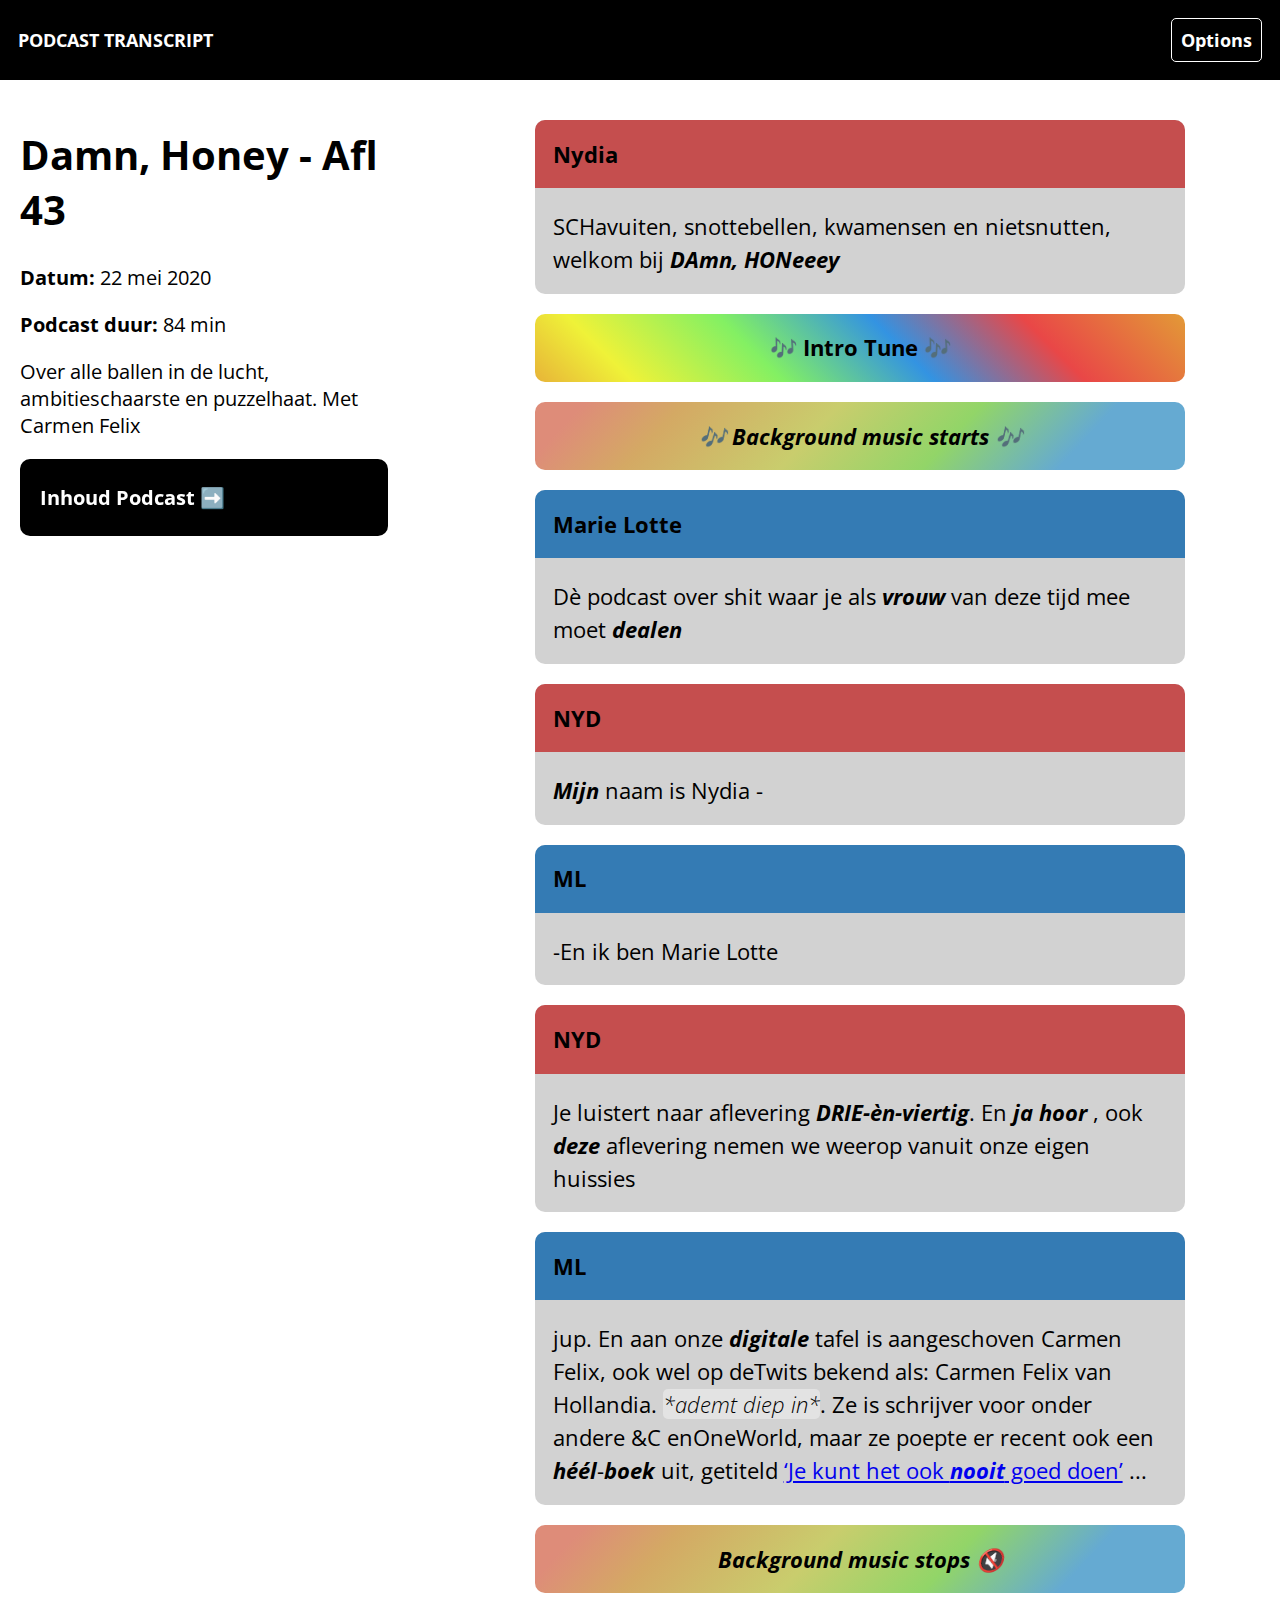
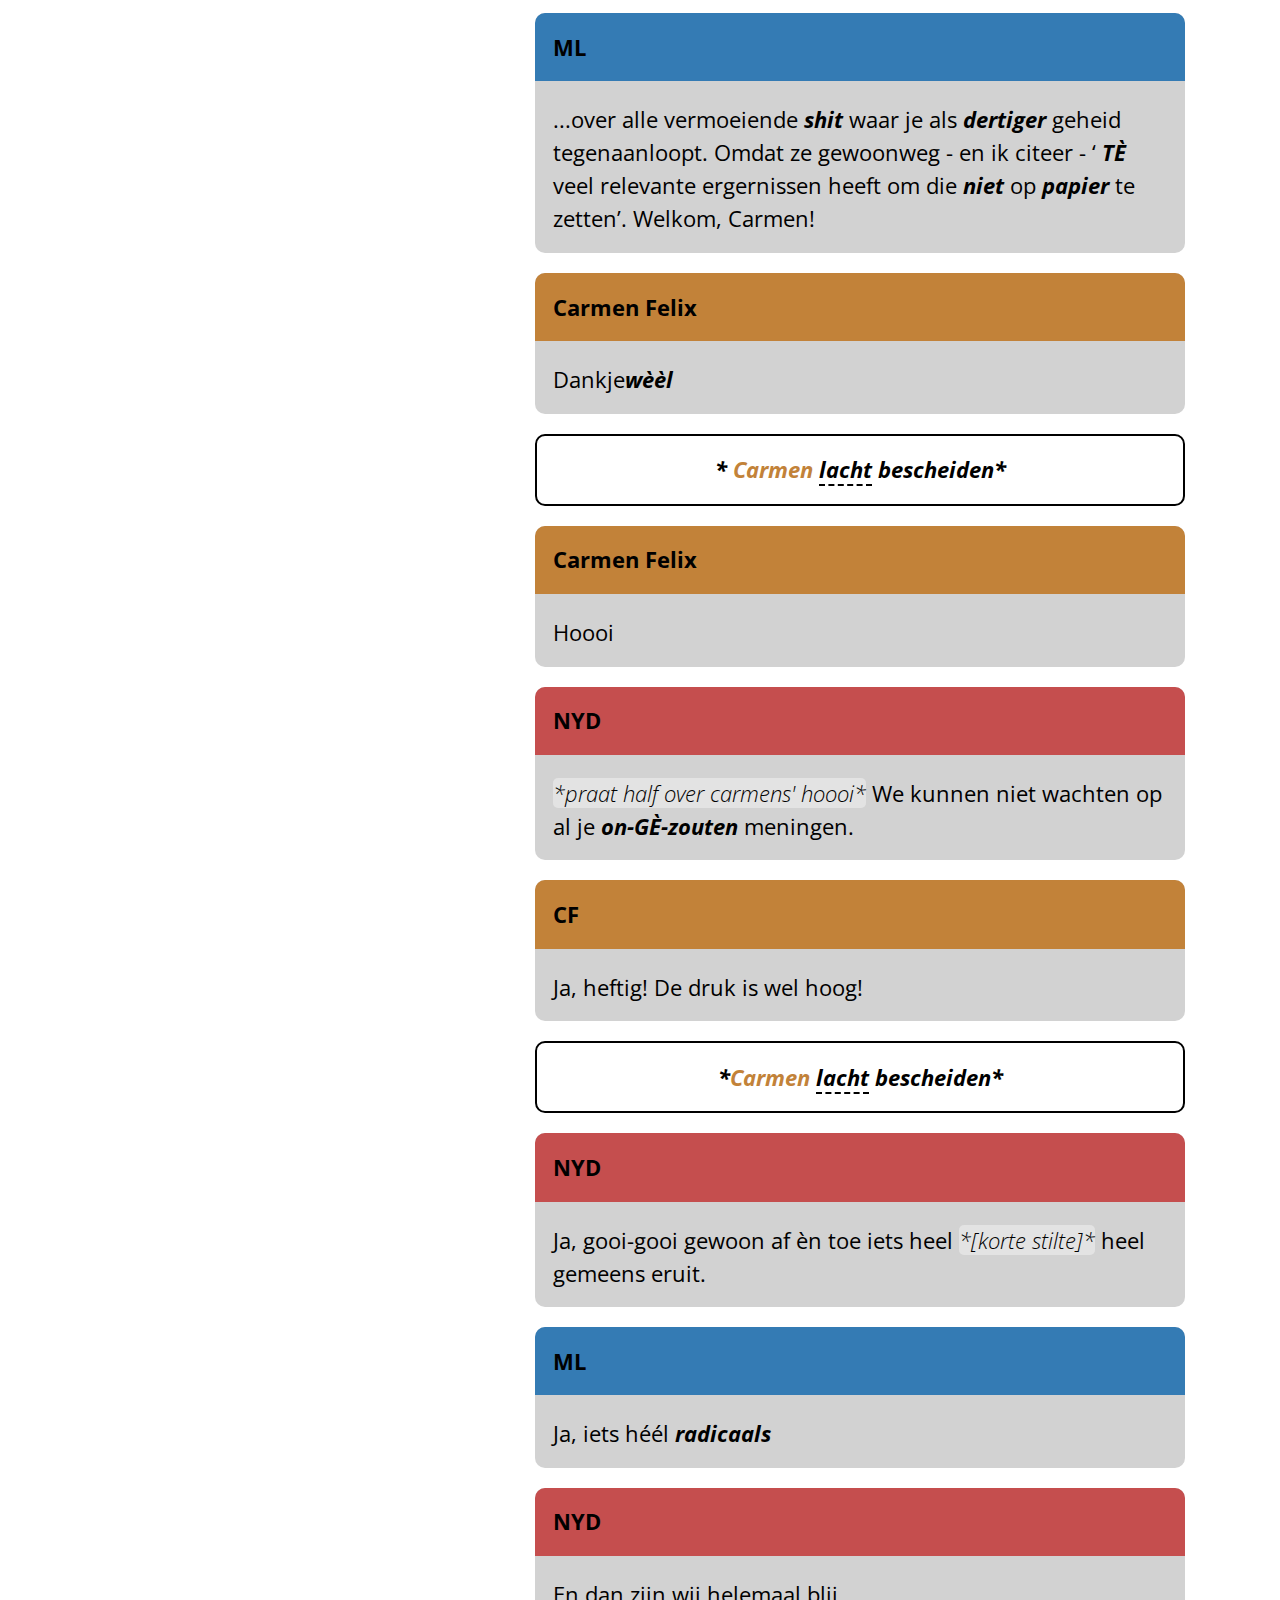
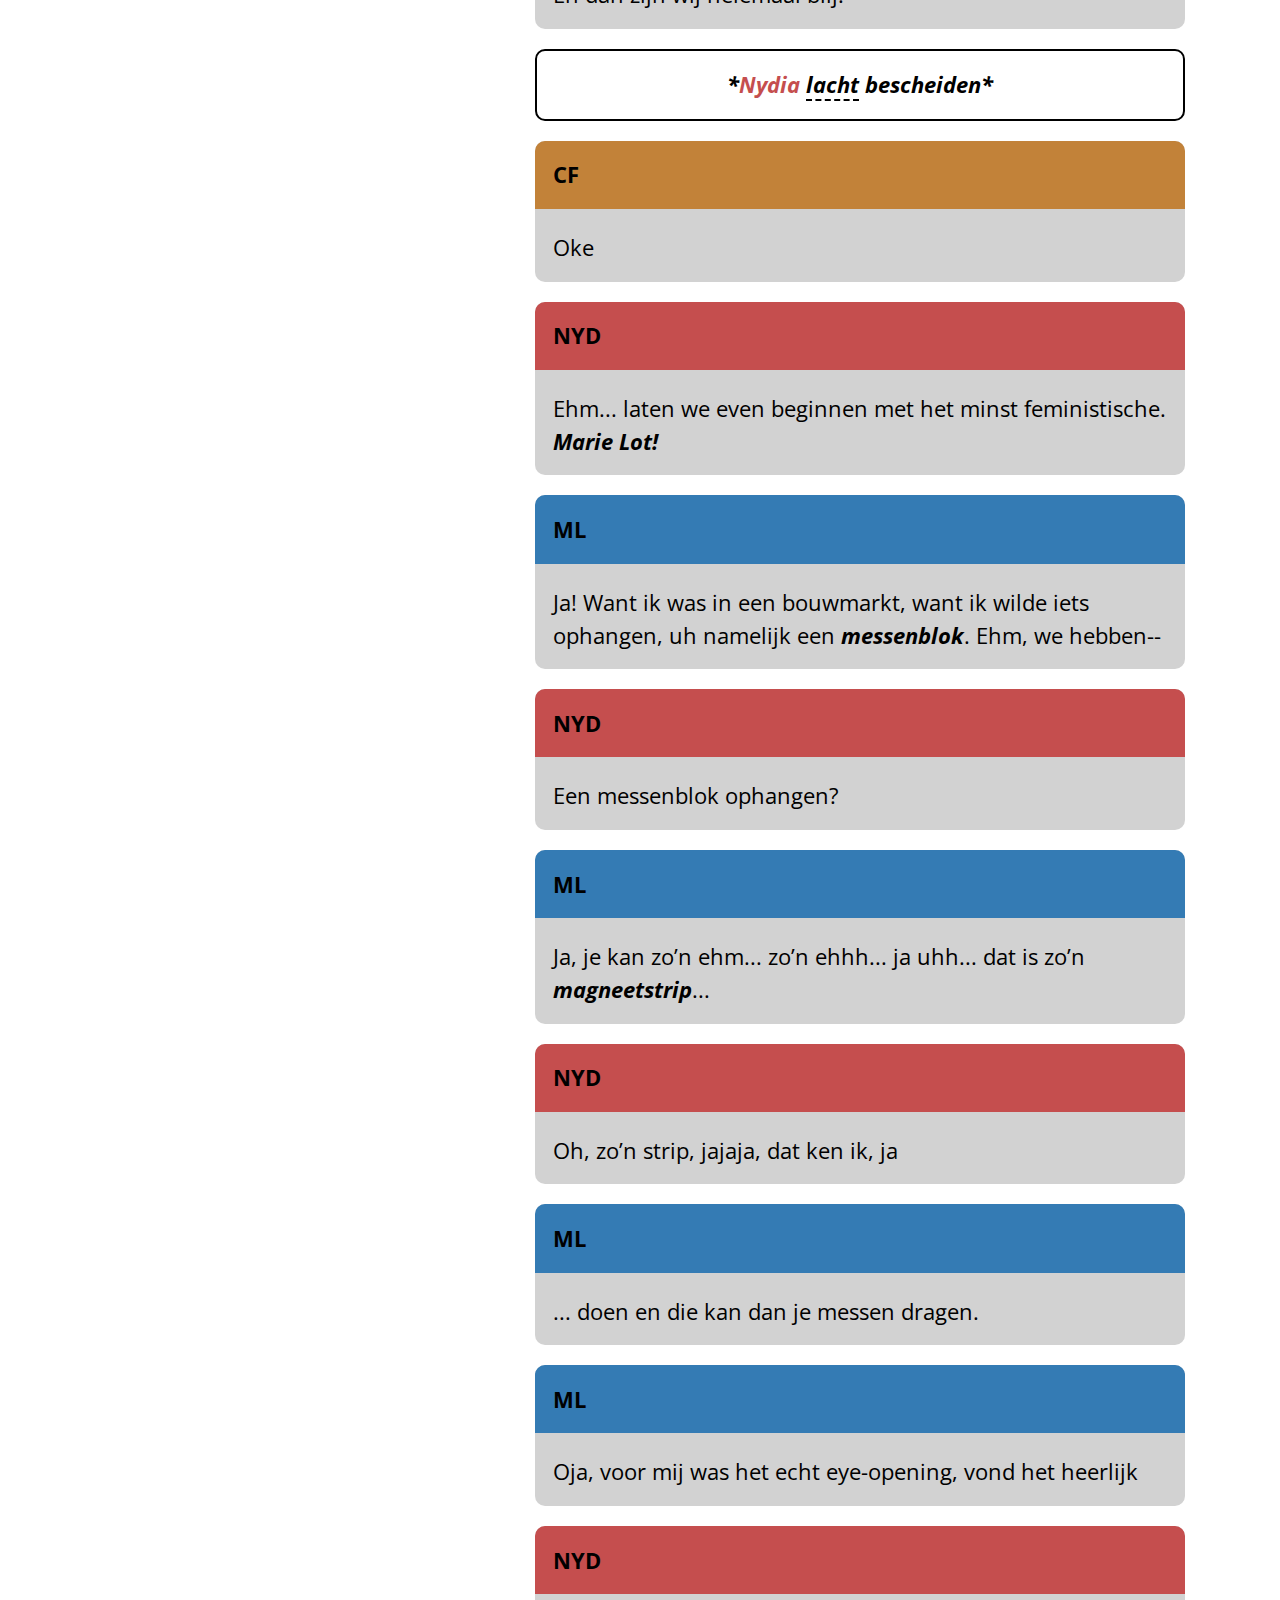
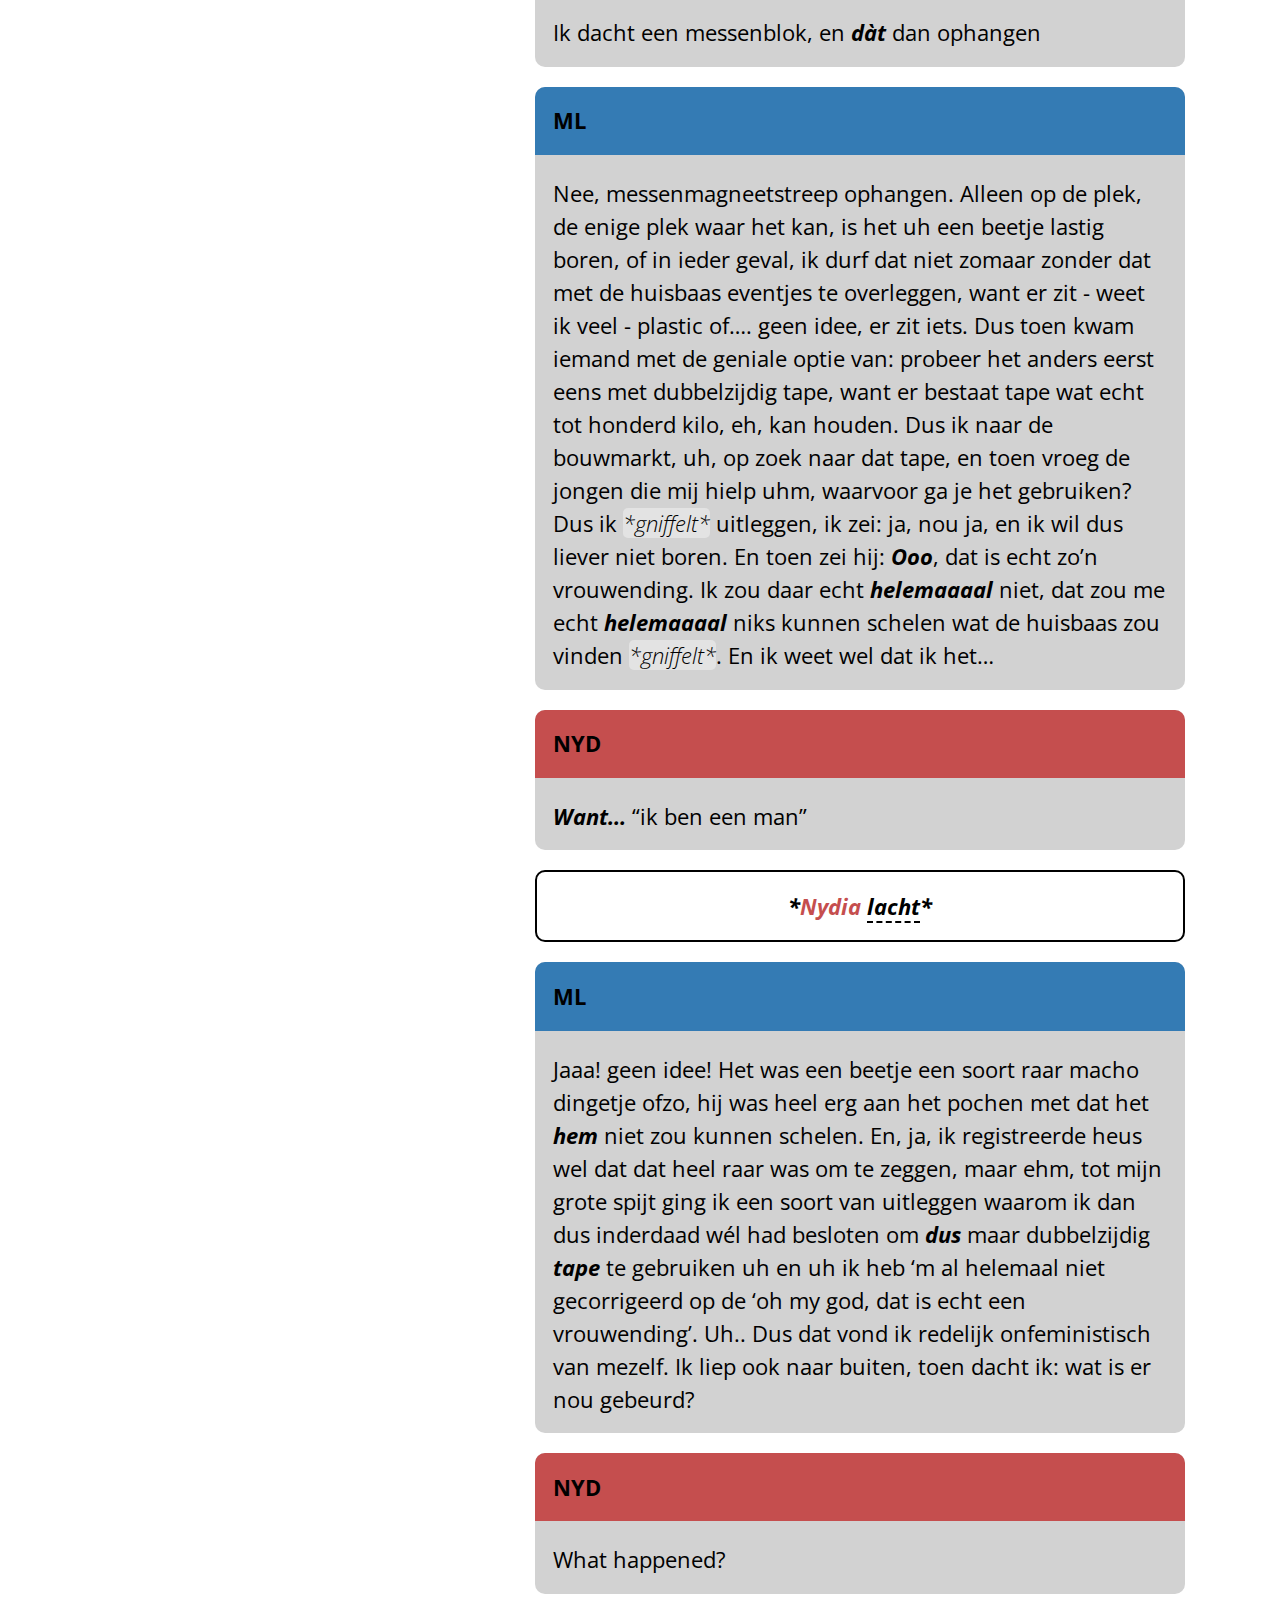
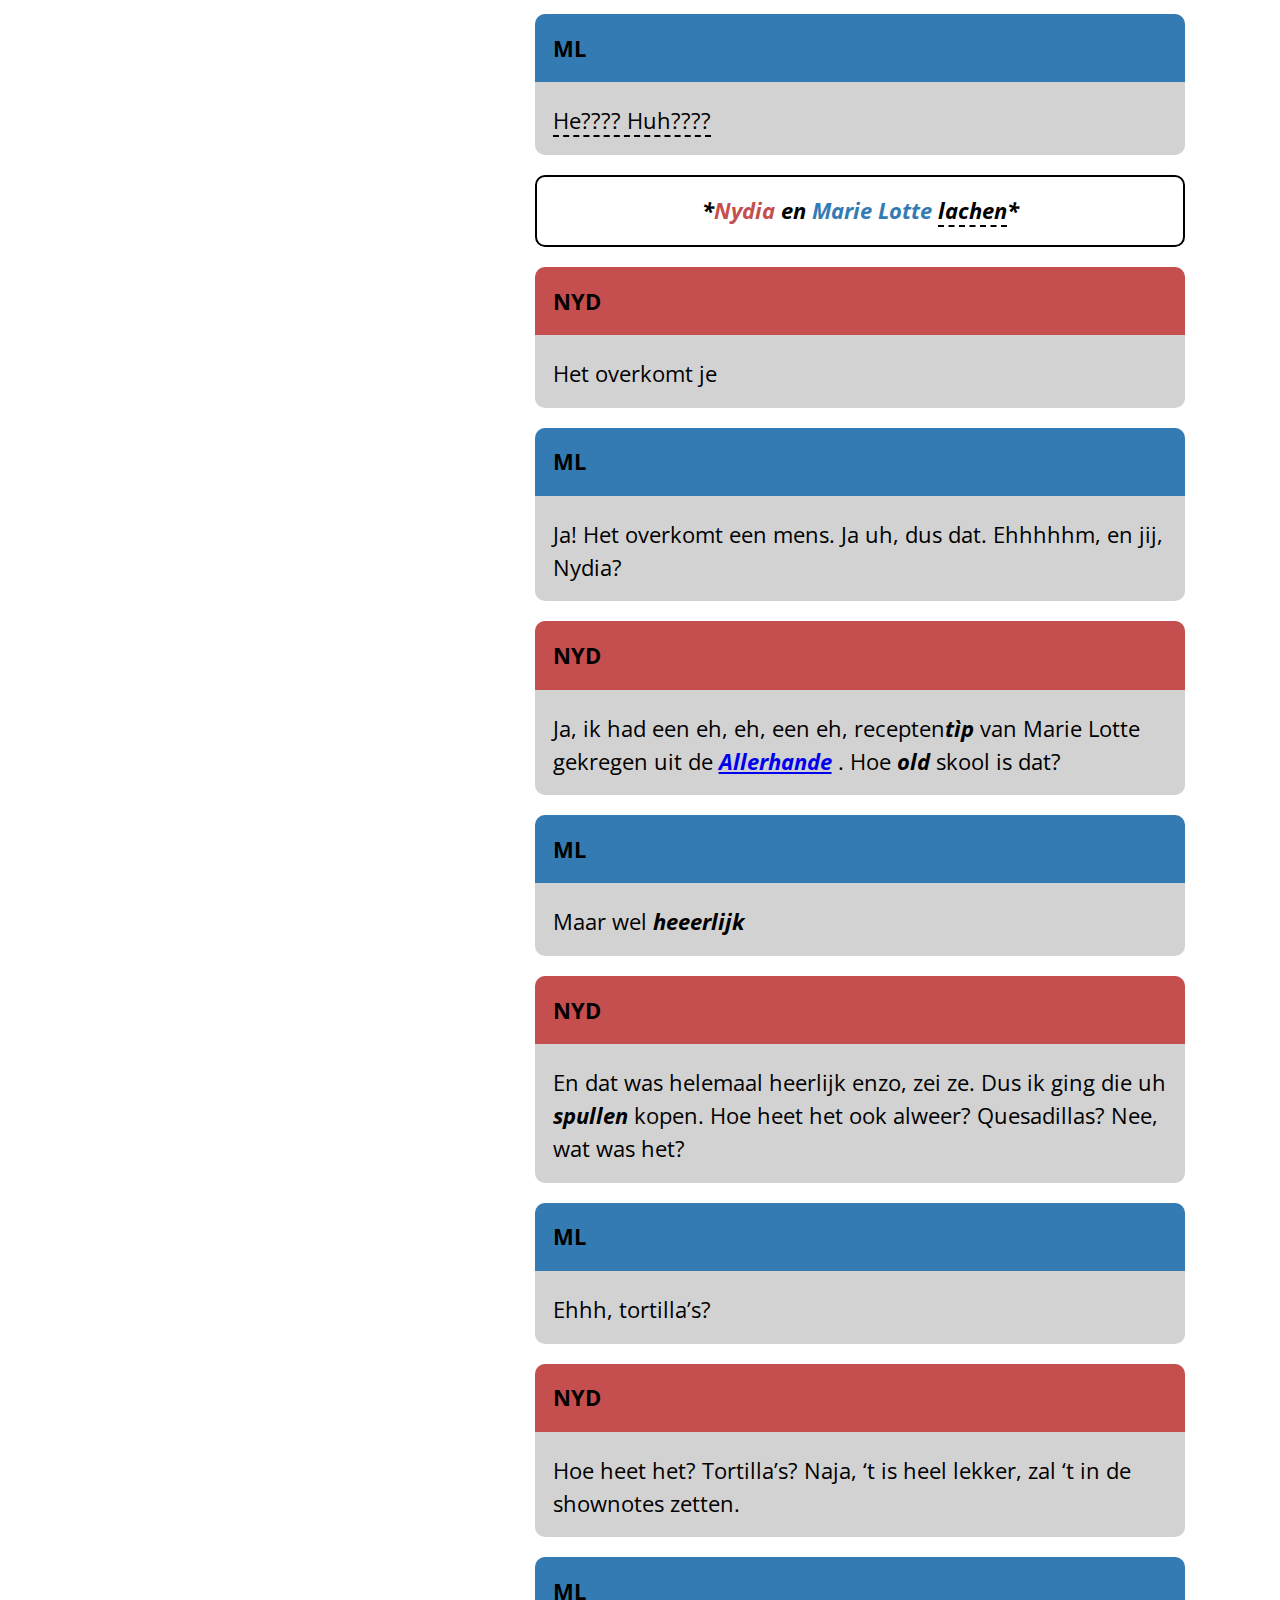
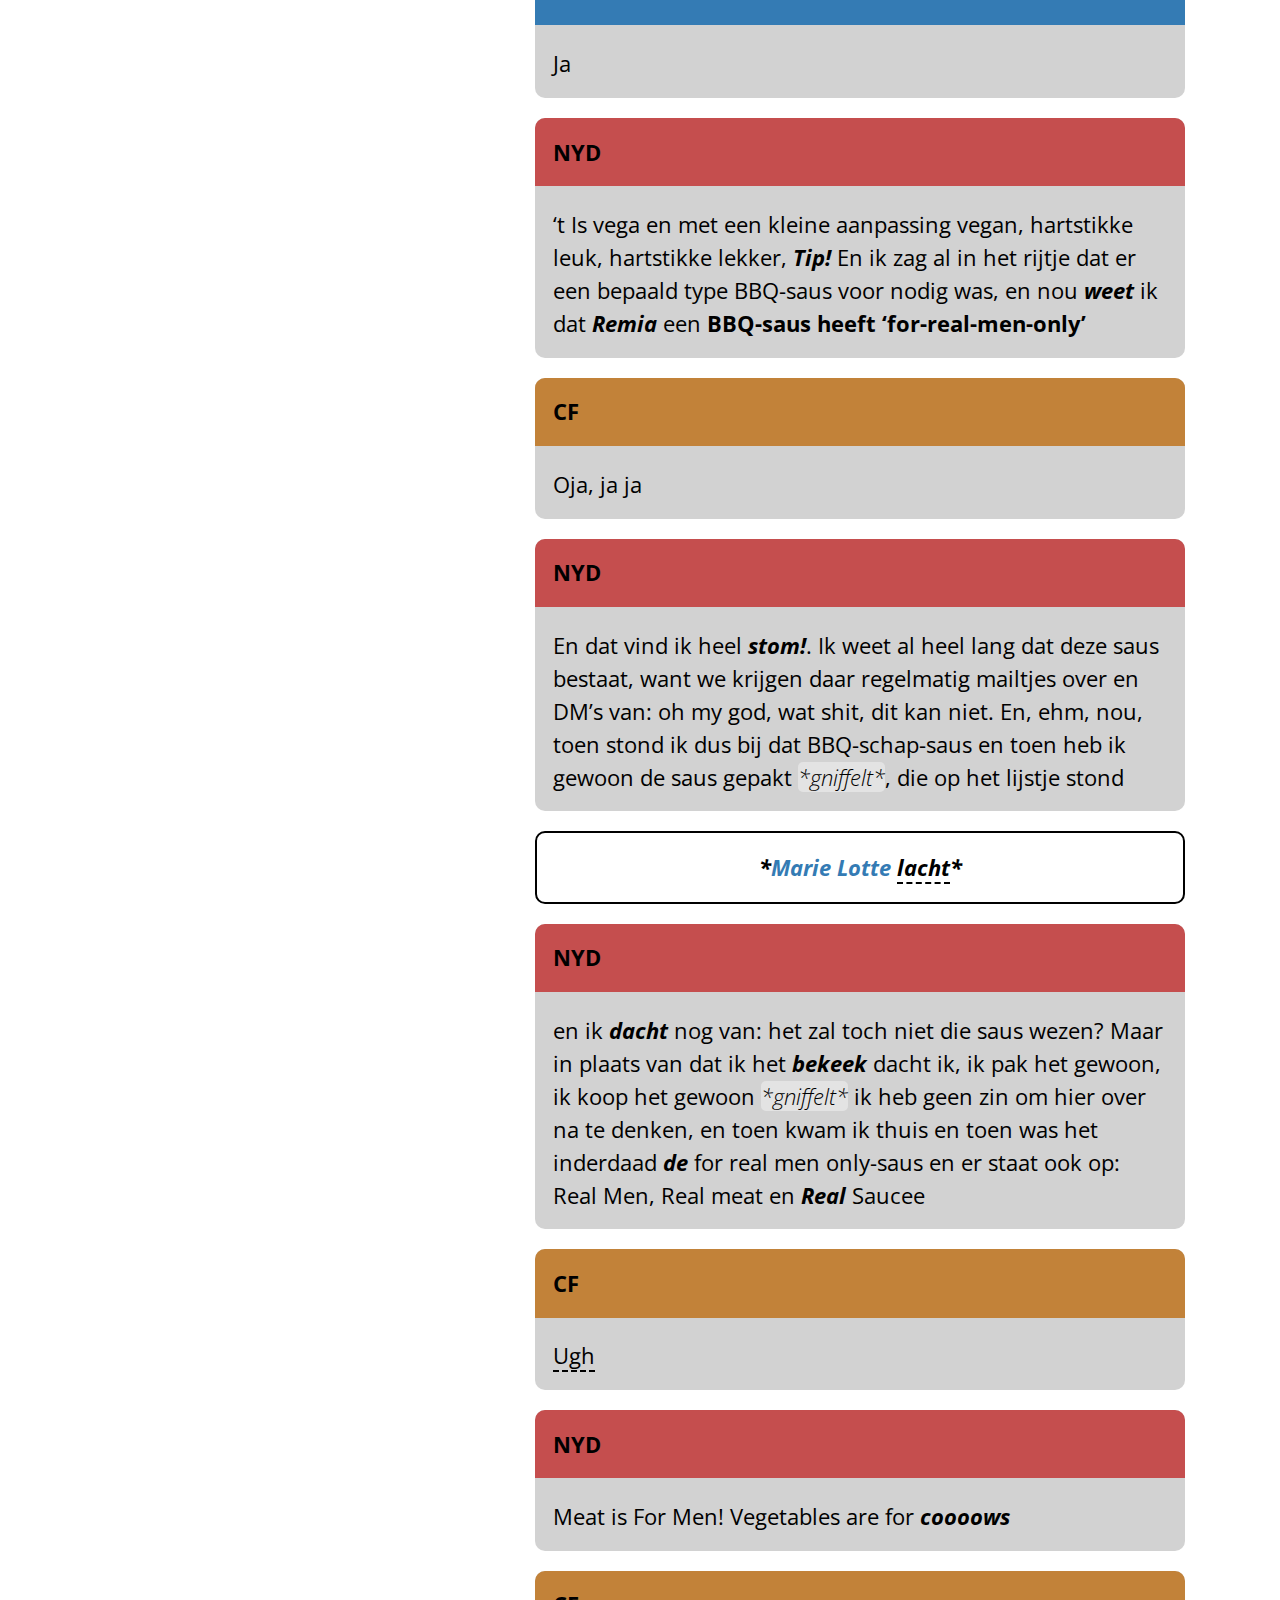
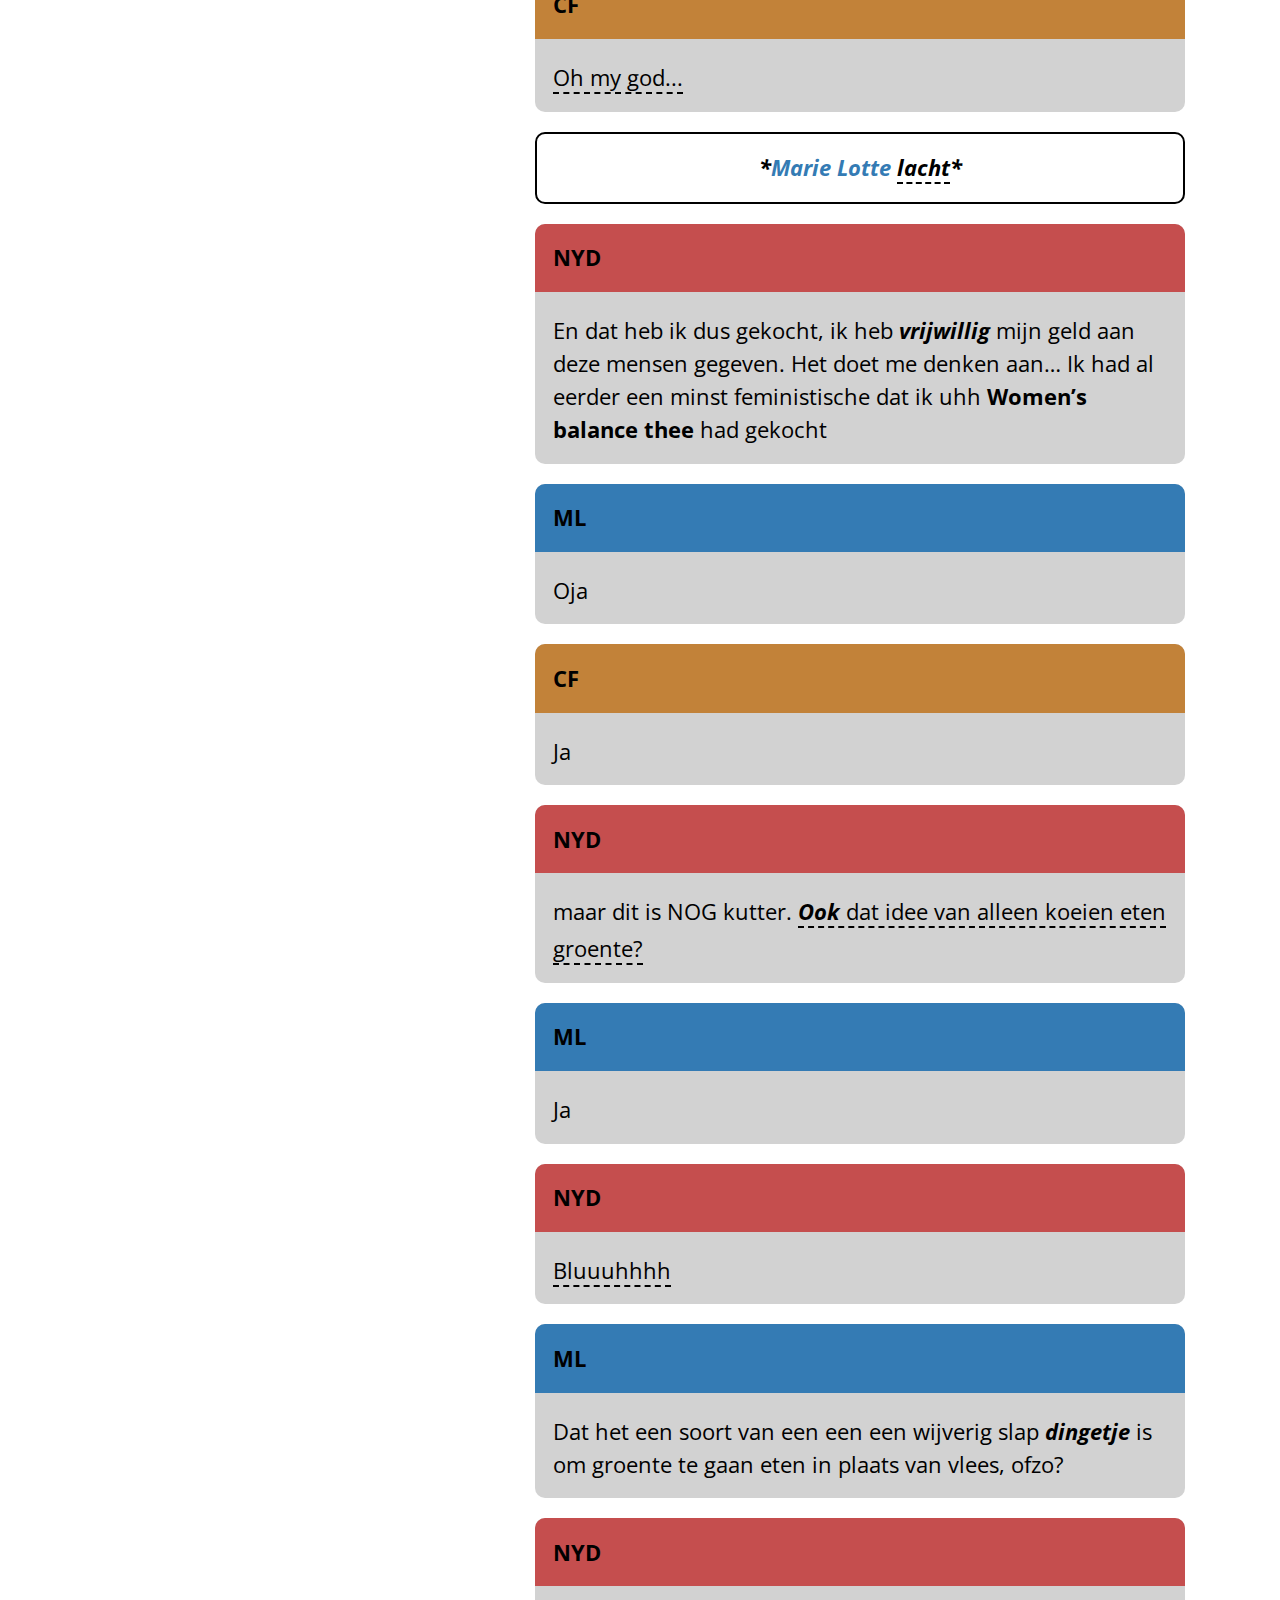
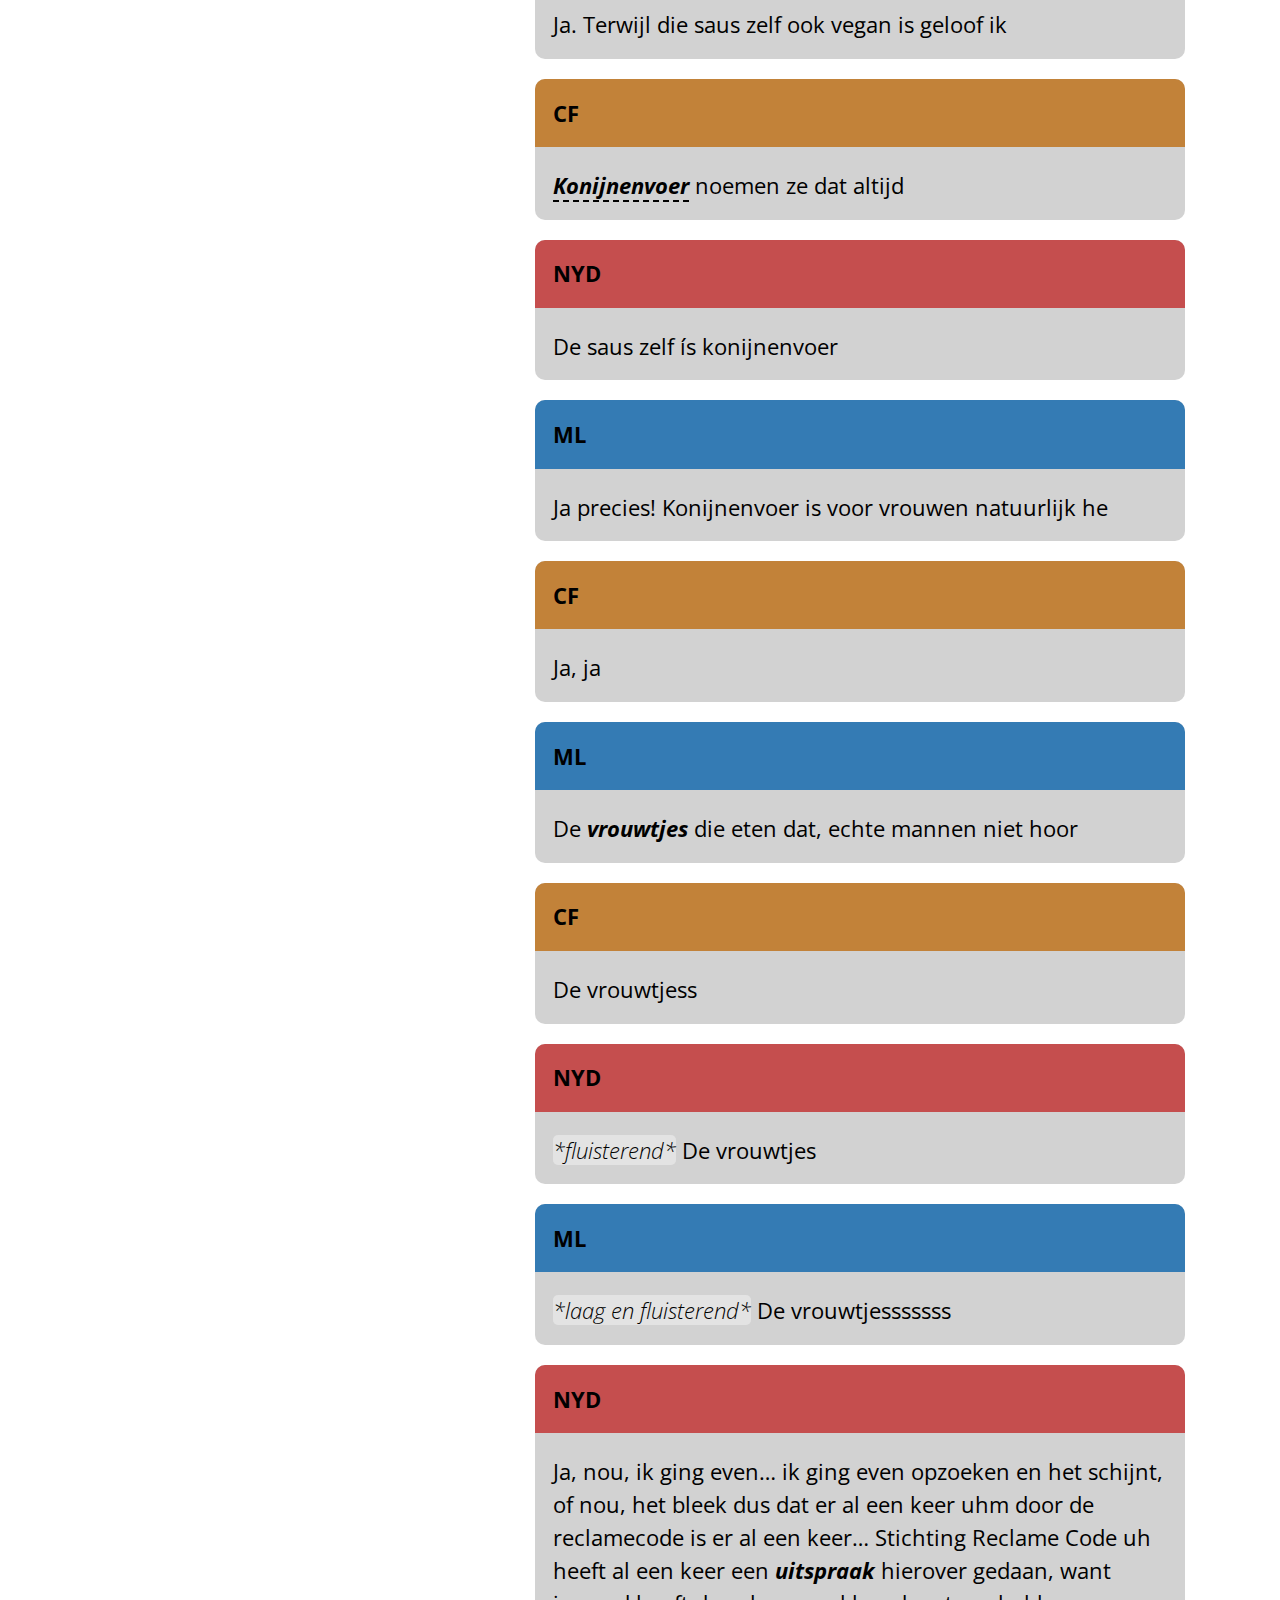
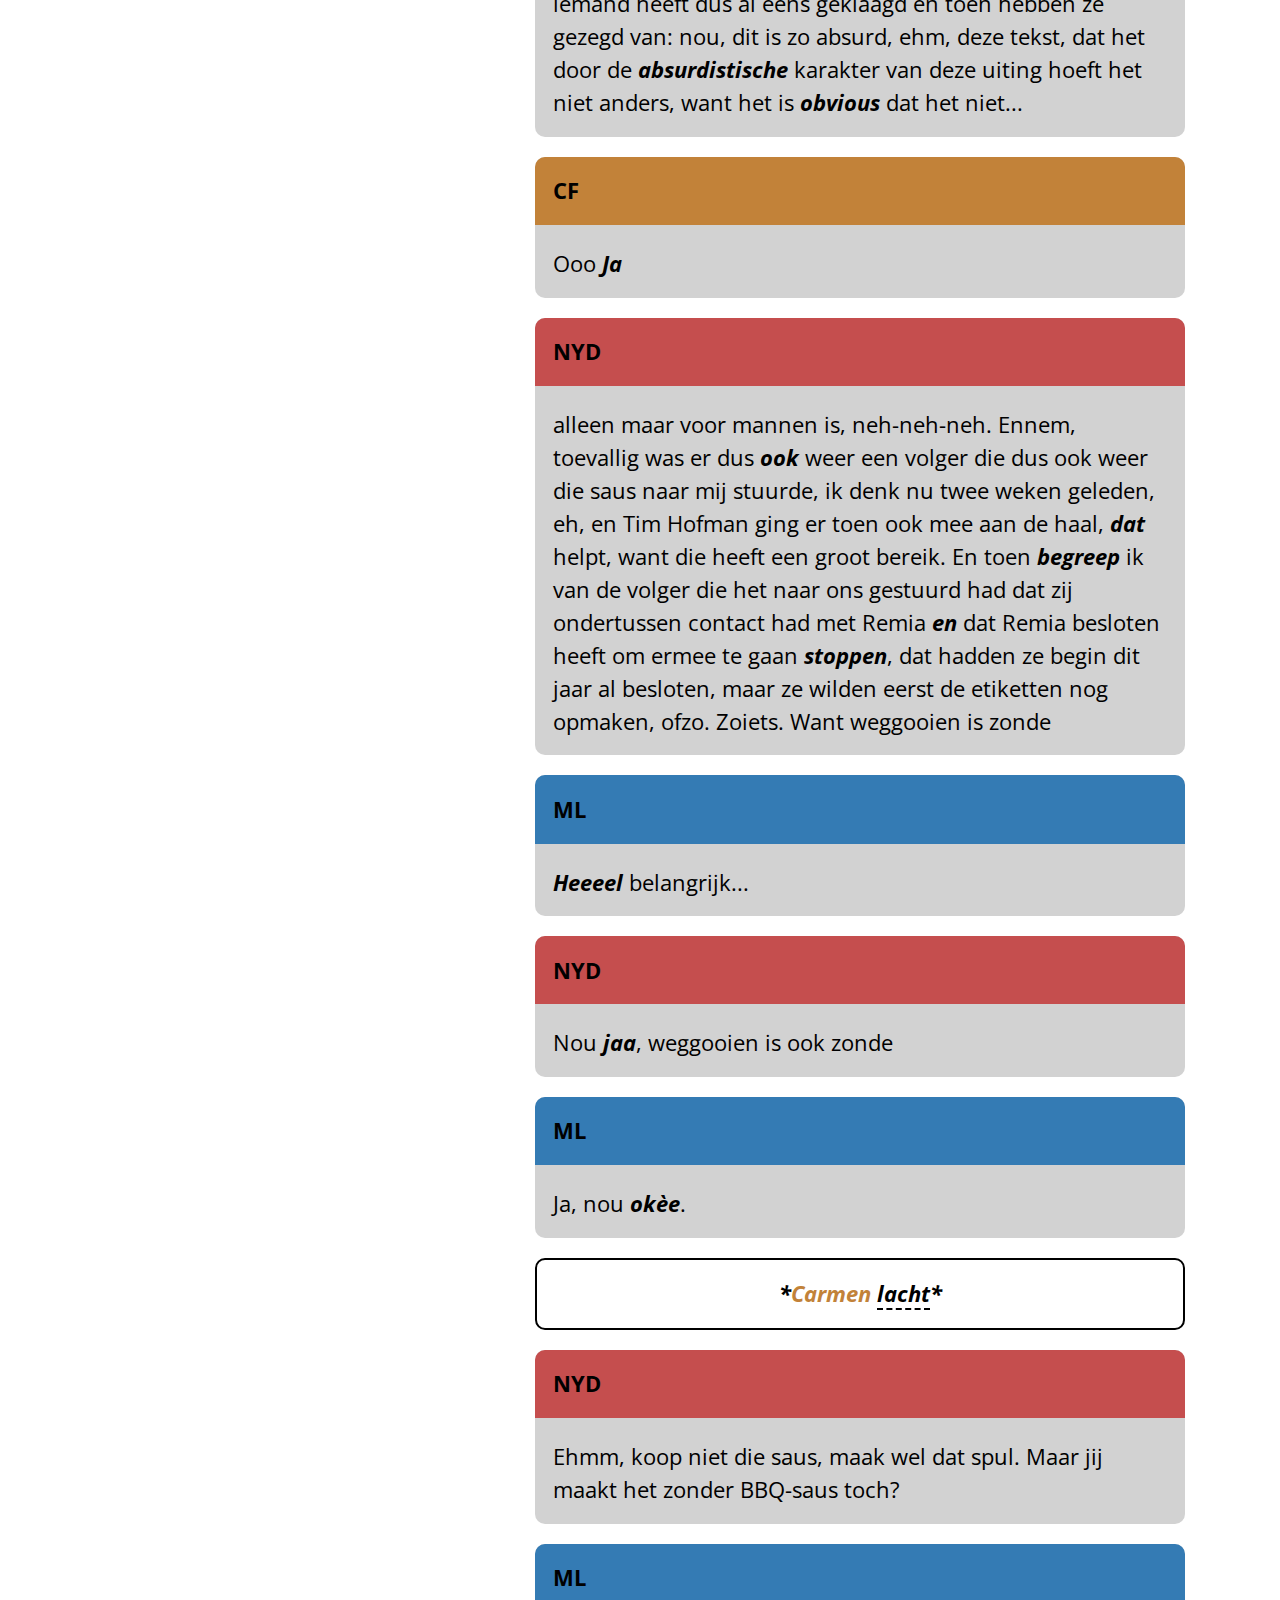
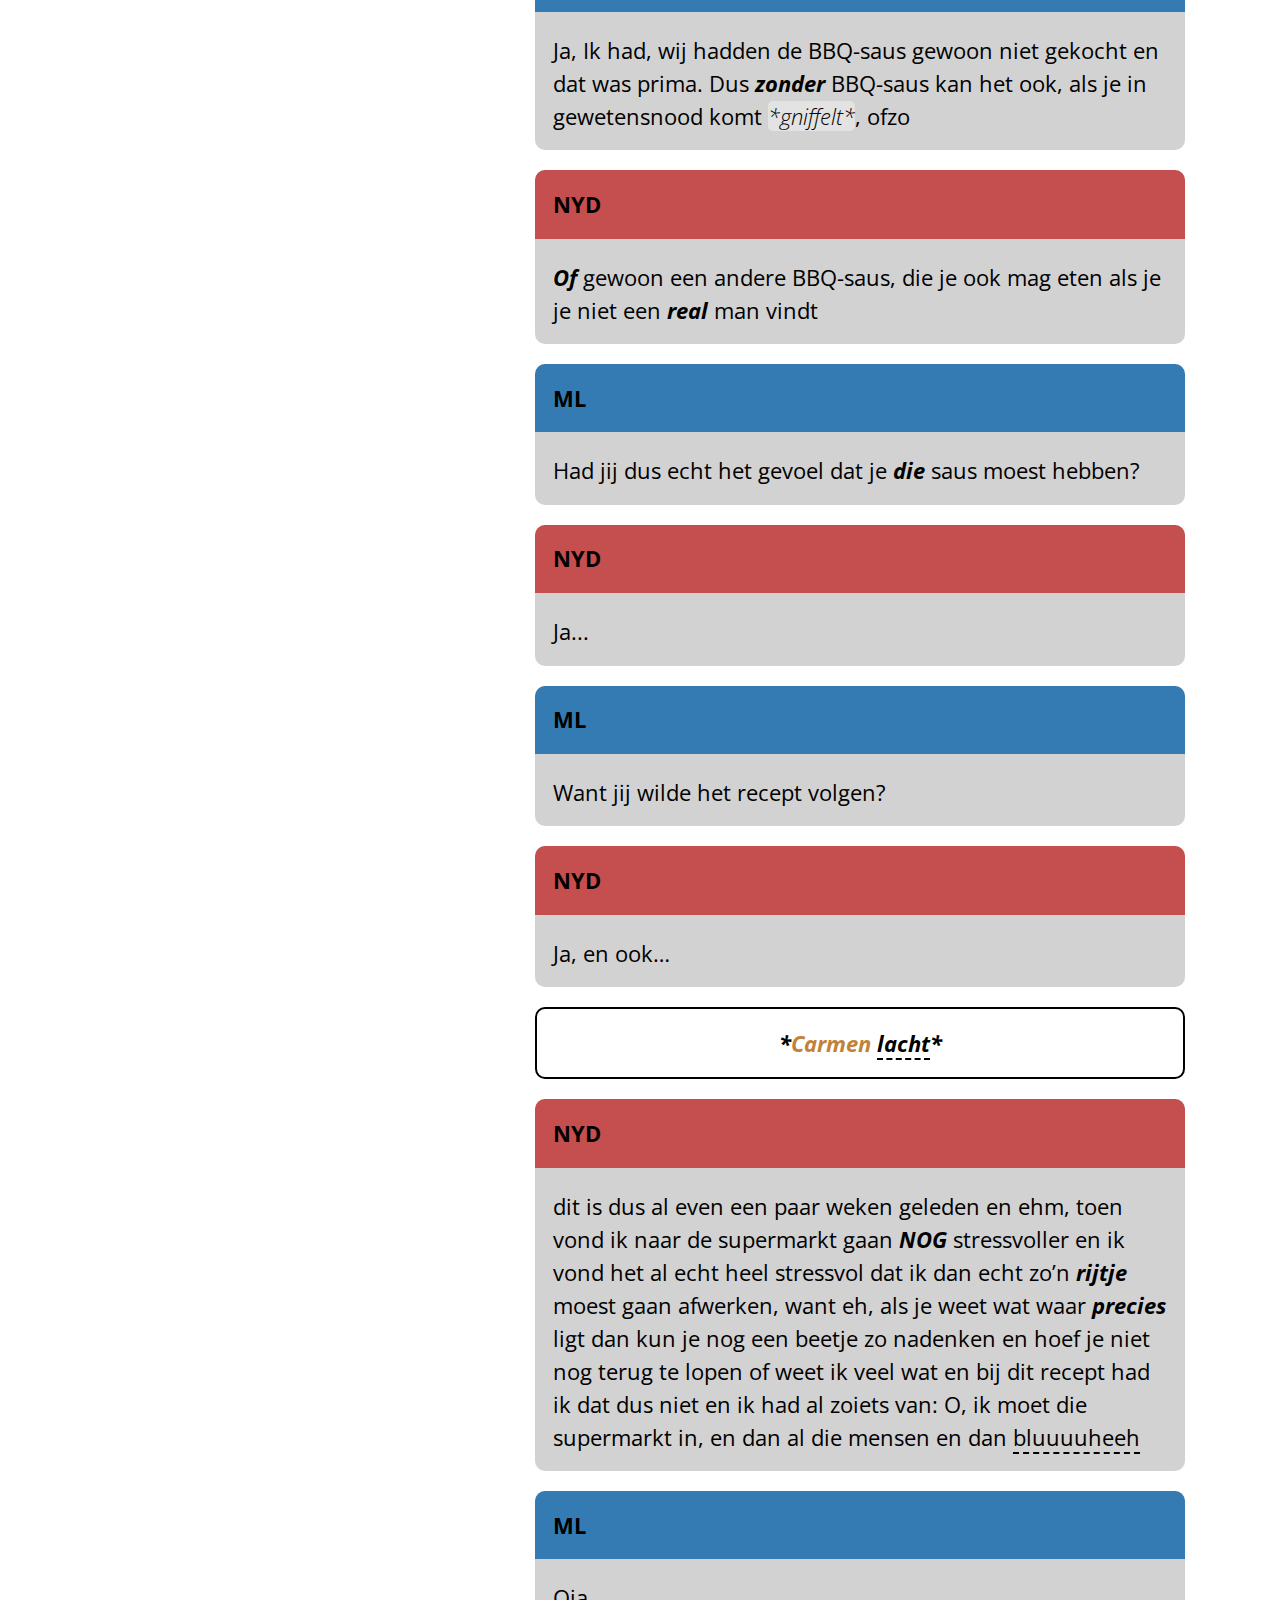
<file: podcast-eindconcept/index.html>
<!DOCTYPE html>
<html lang="nl">
<head>
    <meta charset="UTF-8">
    <meta name="viewport" content="width=device-width, initial-scale=1.0">
    <link rel="stylesheet" href="./css/style.css">
    <link rel="preconnect" href="https://fonts.gstatic.com">
    <!-- <link href="https://fonts.googleapis.com/css2?family=Open+Sans:ital,wght@0,300;0,400;0,700;1,400&display=swap" rel="stylesheet">  -->
    <link href="https://fonts.googleapis.com/css2?family=Open+Sans:ital,wght@0,300;0,400;0,700;1,400&display=swap" rel="stylesheet"> 
    <!-- <link href="https://fonts.googleapis.com/css2?family=Space+Mono&display=swap" rel="stylesheet">  -->
    <title>Podcast Transcript - Demo</title>
</head>
<body id="intro" >

    <header>
        <p>Podcast Transcript</p>
        <button class="option optionStyle">Options</button>
        <div id="options">
            <label for="fontSize">Font-size: <span id="value1">22</span>px</label>
            <input type="range" min="12" max="72" value="22" class="slider" id="fontSize"> 

            <label for="interlinie">line-height: <span id="value2">33</span>px</label>
            <input type="range" min="12" max="70" value="33" class="slider" id="interlinie"> 

            <button class="optionStyle darkMode"> Mode </button>
        </div>

    </header>

    <main>
        <section class="info">
            <h1>Damn, Honey - Afl 43</h1>
            <p> <strong>Datum:</strong> 22 mei 2020 </p>
            <p> <strong>Podcast duur: </strong> 84 min</p>
            <p> Over alle ballen in de lucht, ambitieschaarste en puzzelhaat. Met Carmen Felix</p>

            <section class="content" >
                <p> <strong>Inhoud Podcast</strong></p>
                <ul>
                    <li><a href="#intro">Intro (to top)</a></li>
                    <li><a href="#vrouwenDingetje">een 'vrouwen' dingetje</a></li>
                    <li><a href="#forRealMen">BBQ saus 'for real men only'</a></li>
                    <li><a href="#buzzCuts">Buzz cuts</a></li>
                </ul>
            </section>

        </section>

        <section class="transcript">
            <ul>
                <li>
                    <p class="person1">Nydia</p>
                    <p>SCHavuiten, snottebellen, kwamensen en nietsnutten, welkom bij  <i>DAmn,</i> <i>HONeeey</i></p>
                </li>
                <li class="tune">
                    <p>🎶 Intro Tune 🎶</p>
                </li>

                <li class="tune2">
                    <p>  <i>🎶 Background music starts 🎶</i></p>
                </li>

                <li>
                    <p class="person2">Marie Lotte</p>
                    <p> Dè podcast over shit waar je als <i>vrouw</i> van deze tijd mee moet  <i>dealen</i> </p>
                </li>
                <li>
                    <p class="person1">NYD</p>
                    <p> <i>Mijn</i> naam is Nydia - </p>
                </li>

                <li>
                    <p class="person2">ML</p>
                    <p> -En ik ben Marie Lotte </p>
                </li>
                <li>
                    <p class="person1">NYD</p>
                    <p>Je luistert naar aflevering <i>DRIE-èn-viertig</i>. En <i>ja hoor</i> , ook <i>deze</i> aflevering nemen we weerop vanuit onze eigen huissies</p>
                </li>

                <li>
                    <p class="person2">ML</p>
                    <p>jup. En aan onze <i>digitale</i>  tafel is aangeschoven Carmen Felix, ook wel op deTwits bekend als: Carmen Felix van Hollandia. <i class="actie"> *ademt diep in*</i>. Ze is schrijver voor onder andere &C enOneWorld, maar ze poepte er recent ook een <i>héél</i>-<i>boek</i>  uit, getiteld <span> <a href="https://www.bol.com/nl/f/je-kunt-het-ook-nooit-goed-doen/9200000114633983/" target="_blank">‘Je kunt het ook <i>nooit</i> goed doen’</a> <img src="./img/boekCarmenFelix.jpg" alt="boek van Carmen Felix"></span> ...  </p>
                </li>

                <li class="tune2">
                    <p><i>Background music stops 🔇</i></p>
                </li>

                <li>
                    <p class="person2">ML</p>
                       <p>...over alle vermoeiende <i>shit</i> waar je als <i>dertiger</i> geheid tegenaanloopt. Omdat ze gewoonweg - en ik citeer - ‘ <i>TÈ</i> veel relevante ergernissen heeft om die <i>niet</i> op <i>papier</i> te zetten’. Welkom, Carmen!</p>
                </li>
                
                <li>
                    <p class="person3">Carmen Felix</p>
                    <p>Dankje<i>wèèl</i></p>
                </li>

                <li class="lacht">
                    <p><i> * <span class='person3Lacht'>Carmen</span> <span>lacht</span> bescheiden*</i></p>
                </li>

                <li>
                    <p class="person3">Carmen Felix</p>
                    <p>Hoooi </p>
                </li>

                <li>
                    <p class="person1">NYD</p>
                    <p> <i class="actie">*praat half over carmens' hoooi*</i> We kunnen niet wachten op al je <i>on-GÈ-zouten</i> meningen.</p>
                </li>

                <li>
                    <p class="person3">CF</p>
                    <p>Ja, heftig! De druk is wel hoog!</p>
                </li>

                <li class="lacht">
                    <!-- <p class="person3">Carmen Felix</p> -->
                    <p><i>*<span class='person3Lacht'>Carmen</span>  <span>lacht</span> bescheiden*</i></p>
                </li>

                <li>
                    <p class="person1">NYD</p>
                    <p>Ja, gooi-gooi gewoon af èn toe iets heel <i class="actie">*[korte stilte]*</i>   heel gemeens eruit.</p>
                </li>

                <li>
                    <p class="person2">ML</p>
                    <p>Ja, iets héél <i>radicaals</i></p>
                </li>

                <li>
                    <p class="person1">NYD</p>
                    <p> En dan zijn wij helemaal blij.</p>
                </li>

                <li class="lacht">
                    <!-- <p class="person3">Carmen Felix</p> -->
                    <p><i>*<span class='person1Lacht'>Nydia</span>  <span>lacht</span> bescheiden*</i></p>
                </li>

                <li id="vrouwenDingetje">
                    <p class="person3">CF</p>
                    <p>Oke</p>
                </li>

                <li>
                    <p class="person1">NYD</p>
                    <p>  Ehm... laten we even beginnen met het minst feministische. <i>Marie Lot!</i></p>
                </li>

                <li>
                    <p class="person2">ML</p>
                    <p> Ja! Want ik was in een bouwmarkt, want ik wilde iets ophangen, uh namelijk een
                        <i>messenblok</i>. Ehm, we hebben--</p>
                </li>

                <li>
                    <p class="person1">NYD</p>
                    <p> Een messenblok ophangen?</p>
                </li>

                <li>
                    <p class="person2">ML</p>
                    <p> Ja, je kan zo’n ehm... zo’n ehhh... ja uhh... dat is zo’n <i>magneetstrip</i>...</p>
                </li>

                <li>
                    <p class="person1">NYD</p>
                    <p> Oh, zo’n strip, jajaja, dat ken ik, ja</p>
                </li>

                <li>
                    <p class="person2">ML</p>
                    <p> ... doen en die kan dan je
                        messen dragen.</p>
                </li>

                <li>
                    <p class="person2">ML</p>
                    <p>  Oja, voor mij was het echt eye-opening, vond het heerlijk</p>
                </li>

                <li>
                    <p class="person1">NYD</p>
                    <p> Ik dacht een messenblok, en <i>dàt</i> dan ophangen</p>
                </li>

                <li>
                    <p class="person2">ML</p>
                    <p> 
                        Nee, messenmagneetstreep ophangen. Alleen op de plek, de enige plek waar het
                        kan, is het uh een beetje lastig boren, of in ieder geval, ik durf dat niet zomaar zonder
                        dat met de huisbaas eventjes te overleggen, want er zit - weet ik veel - plastic of….
                        geen idee, er zit iets. Dus toen kwam iemand met de geniale optie van: probeer het
                        anders eerst eens met dubbelzijdig tape, want er bestaat tape wat echt tot honderd
                        kilo, eh, kan houden. Dus ik naar de bouwmarkt, uh, op zoek naar dat tape, en toen vroeg
                        de jongen die mij hielp uhm, waarvoor ga je het gebruiken? Dus ik <i class="actie">*gniffelt*</i> uitleggen, ik zei: ja, nou
                        ja, en ik wil dus liever niet boren. En toen zei hij: <i>Ooo</i>, dat is echt zo’n vrouwending. Ik
                        zou daar echt <i>helemaaaal</i> niet, dat zou me echt <i>helemaaaal</i> niks kunnen schelen
                        wat de huisbaas zou vinden <i class="actie">*gniffelt*</i>. En ik weet wel dat ik het… 
                    </p>
                </li>

                <li>
                    <p class="person1">NYD</p>
                    <p> <i>Want…</i> “ik ben een man”</p>
                </li>

                <li class="lacht">
                    <!-- <p class="person3">Carmen Felix</p> -->
                    <p><i>*<span class='person1Lacht'>Nydia</span> <span>lacht</span>*</i></p>
                </li>

                <li>
                    <p class="person2">ML</p>
                    <p> 
                        Jaaa! geen idee! Het was een beetje een soort raar macho dingetje ofzo, hij was
                        heel erg aan het pochen met dat het <i>hem</i> niet zou kunnen schelen. En, ja, ik
                        registreerde heus wel dat dat heel raar was om te zeggen, maar ehm, tot mijn grote
                        spijt ging ik een soort van uitleggen waarom ik dan dus inderdaad wél had besloten
                        om <i>dus</i> maar dubbelzijdig <i>tape</i> te gebruiken uh en uh ik heb ‘m al helemaal niet
                        gecorrigeerd op de ‘oh my god, dat is echt een vrouwending’. Uh.. Dus dat vond ik redelijk
                        onfeministisch van mezelf. Ik liep ook naar buiten, toen dacht ik: wat is er nou
                        gebeurd?
                    </p>
                </li>

                <li>
                    <p class="person1">NYD</p>
                    <p> What happened?</p>
                </li>

                <li>
                    <p class="person2">ML</p>
                    <p> <span class="confused">He???? Huh????</span></p>
                </li>

                <li class="lacht">
                    <!-- <p class="person3">Carmen Felix</p> -->
                    <p><i>*<span class='person1Lacht'>Nydia</span> en <span class='person2Lacht'>Marie Lotte</span> <span>lachen</span>*</i></p>
                </li>

                <li id="forRealMen">
                    <p class="person1">NYD</p>
                    <p> Het overkomt je</p>
                </li>

                <li>
                    <p class="person2">ML</p>
                    <p> Ja! Het overkomt een mens. Ja uh, dus dat. Ehhhhhm, en jij, Nydia?</p>
                </li>

                <li>
                    <p class="person1">NYD</p>
                    <p> Ja, ik had een eh, eh, een eh, recepten<i>tìp</i> van Marie Lotte gekregen uit de
                        <span> <a href="https://www.ah.nl/allerhande/recept/R-R1193853/tortilla-s-met-zoete-aardappel-avocado-en-pulled-vega-stukjes" target="_blank"> <i>Allerhande</i></a> <img src="./img/tortilla.jpg" alt=""></span>. Hoe <i>old</i> skool is dat?</p>
                </li>

                <li>
                    <p class="person2">ML</p>
                    <p> Maar wel <i>heeerlijk</i></p>
                </li>

                <li>
                    <p class="person1">NYD</p>
                    <p> En dat was helemaal heerlijk enzo, zei ze. Dus ik ging die uh <i>spullen</i> kopen. Hoe
                        heet het ook alweer? Quesadillas? Nee, wat was het?</p>
                </li>

                <li>
                    <p class="person2">ML</p>
                    <p>  Ehhh, tortilla’s?</p>
                </li>

                <li>
                    <p class="person1">NYD</p>
                    <p> Hoe heet het? Tortilla’s? Naja, ‘t is heel lekker, zal ‘t in de shownotes zetten.</p>
                </li>

                <li>
                    <p class="person2">ML</p>
                    <p> Ja </p>
                </li>

                <li>
                    <p class="person1">NYD</p>
                    <p> ‘t Is vega en met een kleine aanpassing vegan, hartstikke leuk, hartstikke lekker,
                        <i>Tip!</i> En ik zag al in het rijtje dat er een bepaald type BBQ-saus voor nodig was, en nou <i>weet</i>
                         ik dat <i>Remia</i> een <strong>BBQ-saus heeft ‘for-real-men-only’ <img src="./img/forrealmen.jpg" alt="saus for real men remia"></strong></p>
                </li>

                <li>
                    <p class="person3">CF</p>
                    <p> Oja, ja ja</p>
                </li>

                <li>
                    <p class="person1">NYD</p>
                    <p> En dat vind ik heel <i>stom!</i>. Ik weet al heel lang dat deze saus bestaat, want we
                        krijgen daar regelmatig mailtjes over en DM’s van: oh my god, wat shit, dit kan niet. En,
                        ehm, nou, toen stond ik dus bij dat BBQ-schap-saus en toen heb ik gewoon de saus
                        gepakt <i class="actie">*gniffelt*</i>, die op het lijstje stond</p>
                </li>

                <li class="lacht">
                    <!-- <p class="person3">Carmen Felix</p> -->
                    <p><i>*<span class='person2Lacht'>Marie Lotte</span> <span>lacht</span>*</i></p>
                </li>

                <li>
                    <p class="person1">NYD</p>
                    <p>  en ik <i>dacht</i> nog van: het zal toch niet die saus wezen? Maar in plaats van dat ik
                        het <i>bekeek</i> dacht ik, ik pak het gewoon, ik koop het gewoon <i class="actie">*gniffelt*</i> ik heb geen zin om hier
                        over na te denken, en toen kwam ik thuis en toen was het inderdaad <i>de</i> for real men
                        only-saus en er staat ook op: Real Men, Real meat en <i>Real</i> Saucee</p>
                </li>

                <li>
                    <p class="person3">CF</p>
                    <p> <span class="annoyed">Ugh</span></p>
                </li>

                <li>
                    <p class="person1">NYD</p>
                    <p> Meat is For Men! Vegetables are for <i>coooows</i></p>
                </li>

                <li>
                    <p class="person3">CF</p>
                    <p><span class="rollsEyes">Oh my god...</span></p>
                </li>

                <li class="lacht">
                    <!-- <p class="person3">Carmen Felix</p> -->
                    <p><i>*<span class='person2Lacht'>Marie Lotte</span> <span>lacht</span>*</i></p>
                </li>

                <li>
                    <p class="person1">NYD</p>
                    <p> En dat heb ik dus gekocht, ik heb <i>vrijwillig</i> mijn geld aan deze mensen gegeven.
                        Het doet me denken aan… Ik had al eerder een minst feministische dat ik uhh 
                        <strong>Women’s balance thee <img src="./img/womansbalance.webp" alt="saus for real men remia"></strong> had gekocht</p>
                </li>

                <li>
                    <p class="person2">ML</p>
                    <p> Oja</p>
                </li>

                <li>
                    <p class="person3">CF</p>
                    <p> Ja</p>
                </li>

                <li>
                    <p class="person1">NYD</p>
                    <p> maar dit is NOG kutter. <span class="moo"> <i>Ook</i> dat idee van alleen koeien eten groente?</span></p>
                </li>

                <li>
                    <p class="person2">ML</p>
                    <p> Ja</p>
                </li>

                <li>
                    <p class="person1">NYD</p>
                    <p> <span class="disgusted">Bluuuhhhh</span></p>
                </li>

                <li>
                    <p class="person2">ML</p>
                    <p> 
                        Dat het een soort van een een een wijverig slap <i>dingetje</i> is om groente te gaan 
                        eten in plaats van vlees, ofzo?
                    </p>
                </li>

                <li>
                    <p class="person1">NYD</p>
                    <p> Ja. Terwijl die saus zelf ook vegan is geloof ik</p>
                </li>

                <li>
                    <p class="person3">CF</p>
                    <p> <span class="konijn"><i>Konijnenvoer</i></span> noemen ze dat altijd</p>
                </li>

                <li>
                    <p class="person1">NYD</p>
                    <p> De saus zelf ís konijnenvoer</p>
                </li>

                <li>
                    <p class="person2">ML</p>
                    <p> Ja precies! Konijnenvoer is voor vrouwen natuurlijk he</p>
                </li>

                <li>
                    <p class="person3">CF</p>
                    <p> Ja, ja</p>
                </li>

                <li>
                    <p class="person2">ML</p>
                    <p> De <i>vrouwtjes</i> die eten dat, echte mannen niet hoor</p>
                </li>

                <li>
                    <p class="person3">CF</p>
                    <p> De vrouwtjess</p>
                </li>

                <li>
                    <p class="person1">NYD</p>
                    <p> <i class="actie">*fluisterend*</i> De vrouwtjes</p>
                </li>

                <li>
                    <p class="person2">ML</p>
                    <p> <i class="actie">*laag en fluisterend*</i> De vrouwtjesssssss </p>
                </li>

                <li>
                    <p class="person1">NYD</p>
                    <p> Ja, nou, ik ging even… ik ging even opzoeken en het schijnt, of nou, het bleek
                        dus dat er al een keer uhm door de reclamecode is er al een keer… Stichting Reclame
                        Code uh heeft al een keer een <i>uitspraak</i> hierover gedaan, want iemand heeft dus al eens
                        geklaagd en toen hebben ze gezegd van: nou, dit is zo absurd, ehm, deze tekst, dat
                        het door de <i>absurdistische</i> karakter van deze uiting hoeft het niet anders, want het is
                        <i>obvious</i> dat het niet...</p>
                </li>

                <li>
                    <p class="person3">CF</p>
                    <p> Ooo <i>Ja</i></p>
                </li>

                <li>
                    <p class="person1">NYD</p>
                    <p> alleen maar voor mannen is, neh-neh-neh. Ennem, toevallig was er dus <i>ook</i> weer
                        een volger die dus ook weer die saus naar mij stuurde, ik denk nu twee weken
                        geleden, eh, en Tim Hofman ging er toen ook mee aan de haal, <i>dat</i> helpt, want die
                        heeft een groot bereik. En toen <i>begreep</i> ik van de volger die het naar ons gestuurd
                        had dat zij ondertussen contact had met Remia <i>en</i> dat Remia besloten heeft om
                        ermee te gaan <i>stoppen</i>, dat hadden ze begin dit jaar al besloten, maar ze wilden
                        eerst de etiketten nog opmaken, ofzo. Zoiets. Want weggooien is zonde</p>
                </li>

                <li>
                    <p class="person2">ML</p>
                    <p> <i>Heeeel</i> belangrijk...</p>
                </li>

                <li>
                    <p class="person1">NYD</p>
                    <p> Nou <i>jaa</i>, weggooien is ook zonde</p>
                </li>

                <li>
                    <p class="person2">ML</p>
                    <p> Ja, nou <i>okèe</i>.</p>
                </li>

                <li class="lacht">
                    <!-- <p class="person3">Carmen Felix</p> -->
                    <p><i>*<span class='person3Lacht'>Carmen</span> <span>lacht</span>*</i></p>
                </li>

                <li>
                    <p class="person1">NYD</p>
                    <p> Ehmm, koop niet die saus, maak wel dat spul. Maar jij maakt het zonder
                        BBQ-saus toch?</p>
                </li>

                <li>
                    <p class="person2">ML</p>
                    <p> Ja, Ik had, wij hadden de BBQ-saus gewoon niet gekocht en dat was prima. Dus
                        <i>zonder</i> BBQ-saus kan het ook, als je in gewetensnood komt <i class="actie">*gniffelt*</i>, ofzo</p>
                </li>

                <li>
                    <p class="person1">NYD</p>
                    <p> <i>Of</i> gewoon een andere BBQ-saus, die je ook mag eten als je je niet een <i>real</i> man
                        vindt</p>
                </li>

                <li>
                    <p class="person2">ML</p>
                    <p>  Had jij dus echt het gevoel dat je <i>die</i> saus moest hebben?</p>
                </li>

                <li>
                    <p class="person1">NYD</p>
                    <p> Ja...</p>
                </li>

                <li>
                    <p class="person2">ML</p>
                    <p> Want jij wilde het recept volgen?</p>
                </li>

                <li>
                    <p class="person1">NYD</p>
                    <p> Ja, en ook… </p>
                </li>

                <li class="lacht">
                    <!-- <p class="person3">Carmen Felix</p> -->
                    <p><i>*<span class='person3Lacht'>Carmen</span> <span>lacht</span>*</i></p>
                </li>

                <li>
                    <p class="person1">NYD</p>
                    <p> dit is dus al even een paar weken geleden en ehm, toen vond ik
                        naar de supermarkt gaan <i>NOG</i> stressvoller en ik vond het al echt heel stressvol dat ik
                        dan echt zo’n <i>rijtje</i> moest gaan afwerken, want eh, als je weet wat waar <i>precies</i> ligt
                        dan kun je nog een beetje zo nadenken en hoef je niet nog terug te lopen of weet ik
                        veel wat en bij dit recept had ik dat dus niet en ik had al zoiets van: O, ik moet die
                        supermarkt in, en dan al die mensen en dan <span class="confound">bluuuuheeh</span></p>
                </li>

                <li>
                    <p class="person2">ML</p>
                    <p> Oja</p>
                </li>

                <li>
                    <p class="person1">NYD</p>
                    <p> dus ik dacht, ik hou me gewoon heel netjes, ik ga ook niet voor zo’n schap heel
                        lang staan nadenken en kijken, ik ga gewoon dat pakken en --</p>
                </li>

                <li>
                    <p class="person2">ML</p>
                    <p> Ja nee dat is inderdaad een heel stressvol ding</p>
                </li>

                <li>
                    <p class="person1">NYD</p>
                    <p> nu ben ik al een <i>heel</i> stuk relaxter in de supermarkt, maar dat was toen --</p>
                </li>

                <li>
                    <p class="person2">ML</p>
                    <p> Ja</p>
                </li>

                <li>
                    <p class="person1">NYD</p>
                    <p> -- ook alweer anders. Het gaat zo hard he?</p>
                </li>

                <li>
                    <p class="person1">ML</p>
                    <p> Nou, en toen maakte je een <i>fatale</i> fout. Maar dat geeft niet</p>
                </li>

                <li>
                    <p class="person3">CF</p>
                    <p> <span class="genant">Genant!</span> </p>
                </li>

                <li>
                    <p class="person1">NYD</p>
                    <p>  Carmen?</p>
                </li>

                <li class="lacht">
                    <!-- <p class="person3">Carmen Felix</p> -->
                    <p><i>*<span class='person2Lacht'>Marie Lotte</span> <span>lacht</span> nog na*</i></p>
                </li>

                <li>
                    <p class="person3">CF</p>
                    <p> Ehhh ja</p>
                </li>

                <li id="buzzCuts">
                    <p class="person1">NYD</p>
                    <p> Ben <i>jij</i> de femimist ingegaan?</p>
                </li>

                <li>
                    <p class="person3">CF</p>
                    <p> Ik ben <i>absoluut</i> de femimist ingegaan de afgelopen paar weken. Ehmmm... Ik, eh, heb
                        artikeltjes en Instagram<i>posts</i> gezien van vrouwen voornamelijk die hun haar uh af
                        hebben geschoren, want ze dachten: <i>Fuck it</i>, het is quarantainetijd en ik ga dat
                        doen. En ik betrapte mezelf er de hele tijd op dat ik dacht van: <i>Uuuwhl</i>, wat <i>LELIJK</i>,
                        waarom zou je jezelf dat <i>aan</i>doen? Waarom zou je kort <i>haaar</i> nemen?
                    </p>
                </li>

                <li class="lacht">
                    <!-- <p class="person3">Carmen Felix</p> -->
                    <p><i>*<span class='person1Lacht'>Nydia</span> en <span class='person2Lacht'>Marie Lotte</span> <span>lachen</span>*</i></p>
                </li>

                <li>
                    <p class="person3">CF</p>
                    <p> <i>Dat</i> ziet er toch niet… Je ziet er niet meer uit? Waarom zou je dat doen?
                        <i>Zonde!</i> Die lange lokken van je! En --</p>
                </li>

                <li>
                    <p class="person2">ML</p>
                    <p> Je bent net een <i>vent!</i></p>
                </li>

                <li>
                    <p class="person3">CF</p>
                    <p> Ja, nee, maar echt! Dat dacht ik. En toen dacht ik van: ehhhhh, waar de <i>fuck</i>
                        maak ik me druk om? Yo sowieso, <i>A)</i> het zijn andere mensen en B) zou ik me ooit druk maken
                        als een <i>kerel</i> een ander kapsel neemt omdat ie daar toevallig zelf zin in heeft? En,
                        nou ja, het was een <i>smerige</i> gedachte van mezelf, maar ik had die telkens <i>weer</i>
                        omdat ik het zelf gewoon niet zou doen. Ehm, ik heb niet het hoofd ervoor denk ik, ik
                        ben dan een soort grote… <i>peer</i>. Maar uhm --
                    </p>
                </li>

                <li>
                    <p class="person2">ML</p>
                    <p> Die theorie heb ik ook over mezelf</p>
                </li>

                <li class="lacht">
                    <!-- <p class="person3">Carmen Felix</p> -->
                    <p><i>*<span class='person3Lacht'>Carmen</span> <span>lacht</span>*</i></p>
                </li>

                <li>
                    <p class="person3">CF</p>
                    <p> Ik zou het zelf niet doen, maar iemand anders voelt zich daar
                        waarschijnlijk heel erg lekker bij en, ehm, waarom… ben ik zo…. ehm, <i>veroordelend</i>
                        over het kapsel van een andere vrouw?</p>
                </li>
            </ul>
        </section>

    </main>

    <footer>
        <p>Bron: <a href="https://www.damnhoney.nl/aflevering-43/">Damn Honey</a></p>
        <p>Transcript te vinden <a href="https://www.damnhoney.nl/wp-content/uploads/TRANSCRIPT-Afl.-43-DAMN-HONEY-Carmen-Felix.pdf">hier</a></p>
    </footer>
    
    <script src="./script.js"></script>
</body>
</html>
</file>
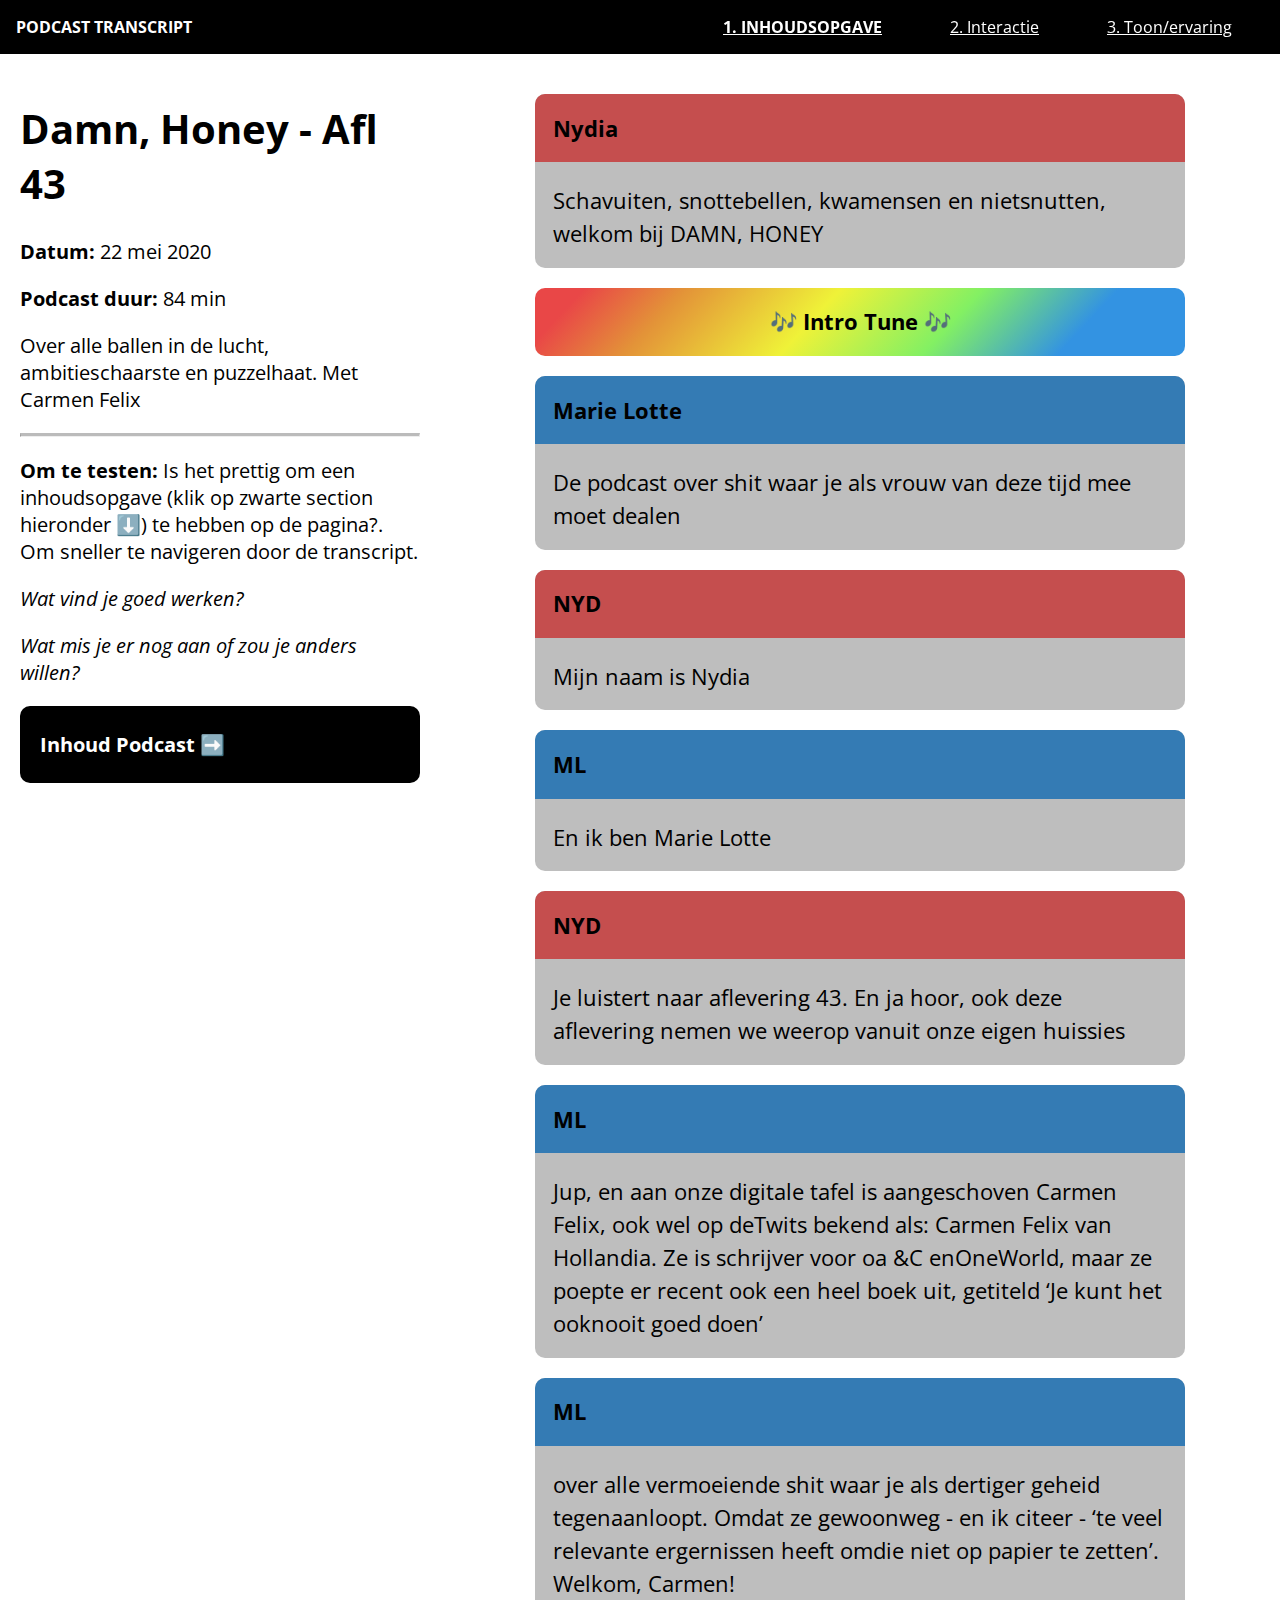
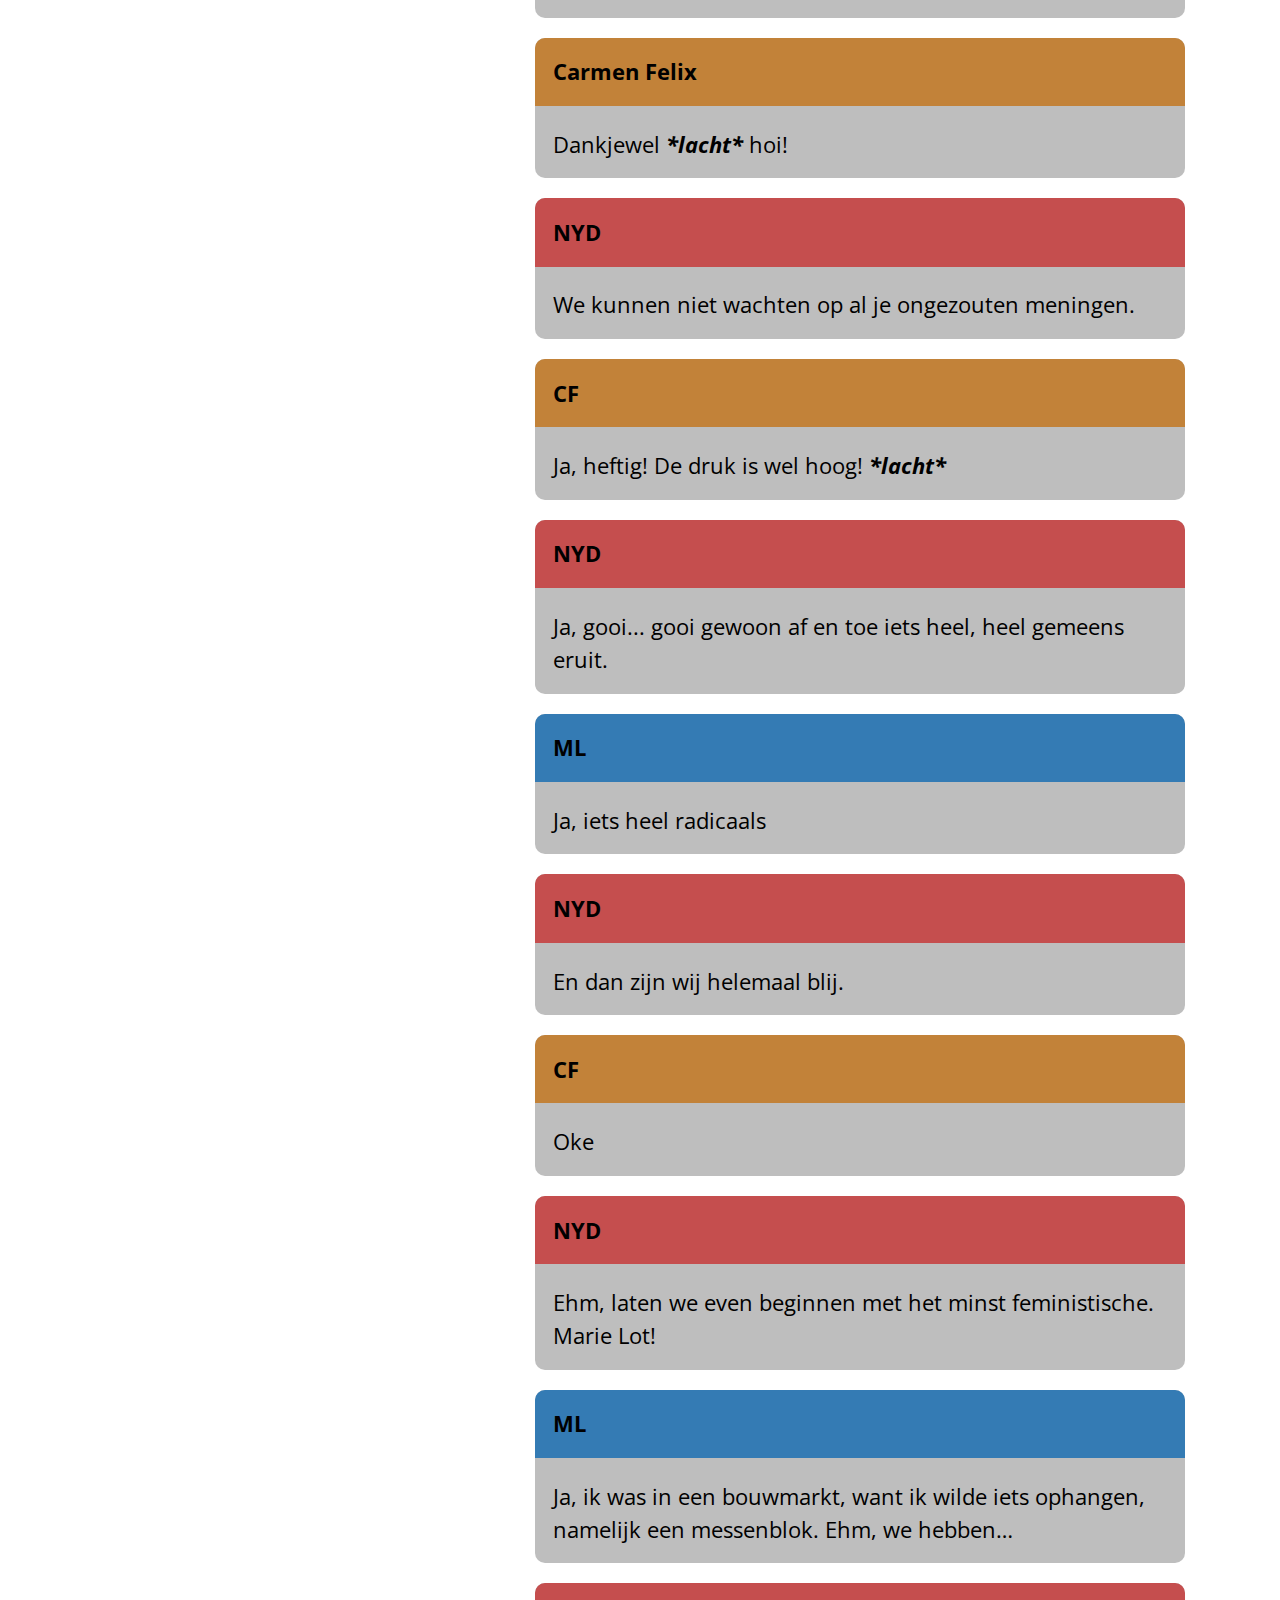
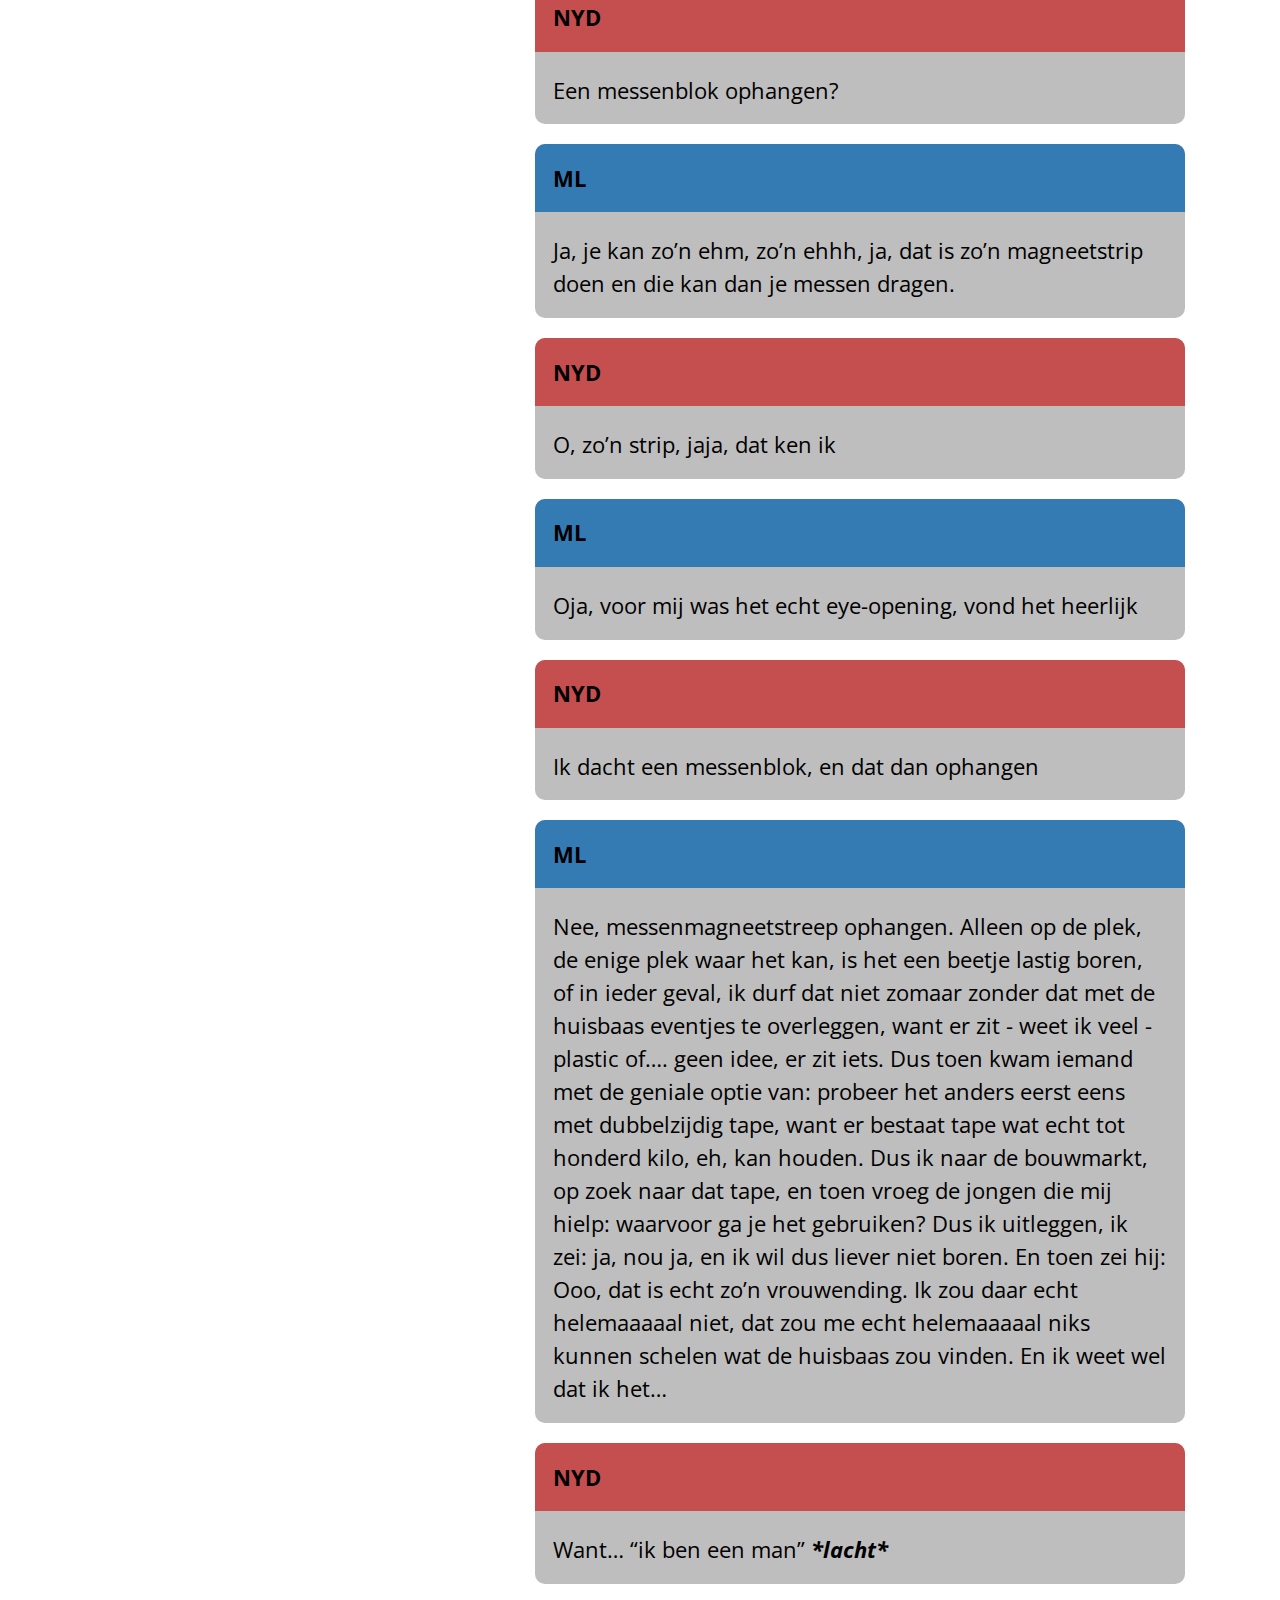
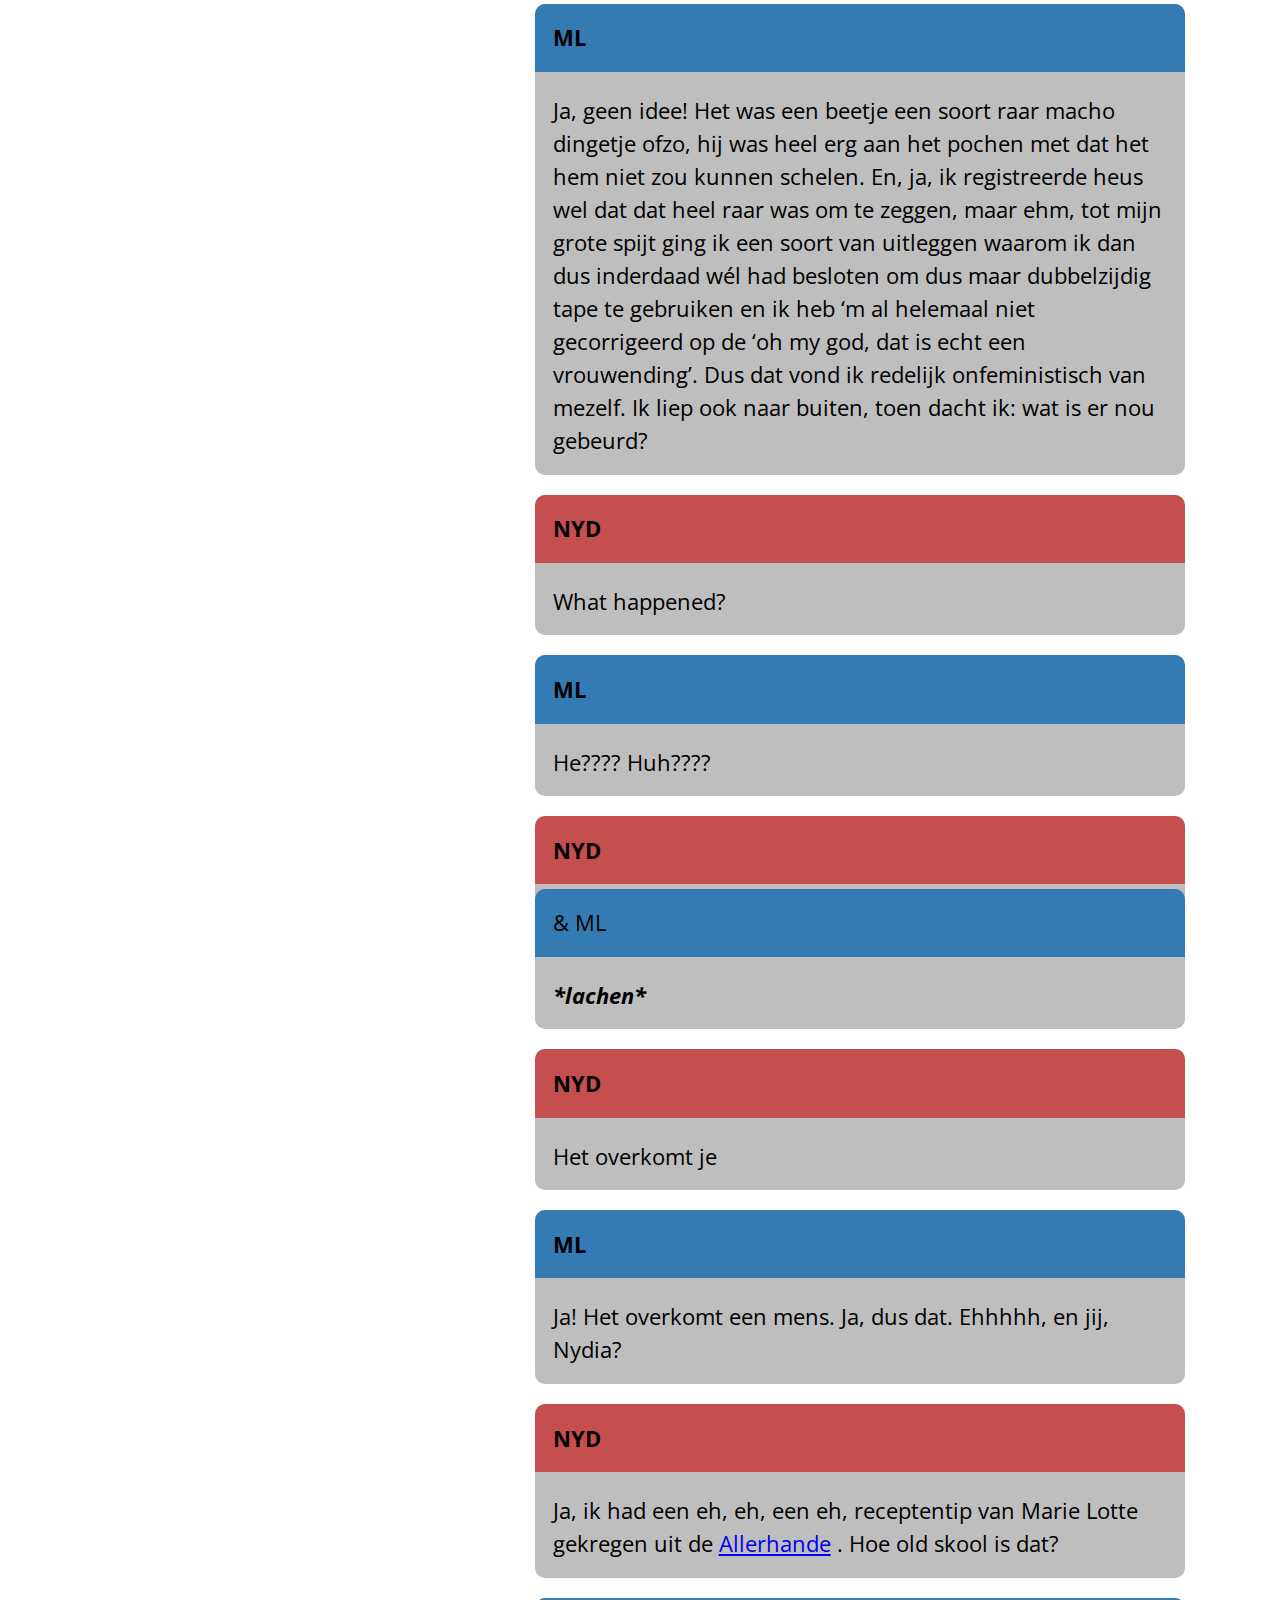
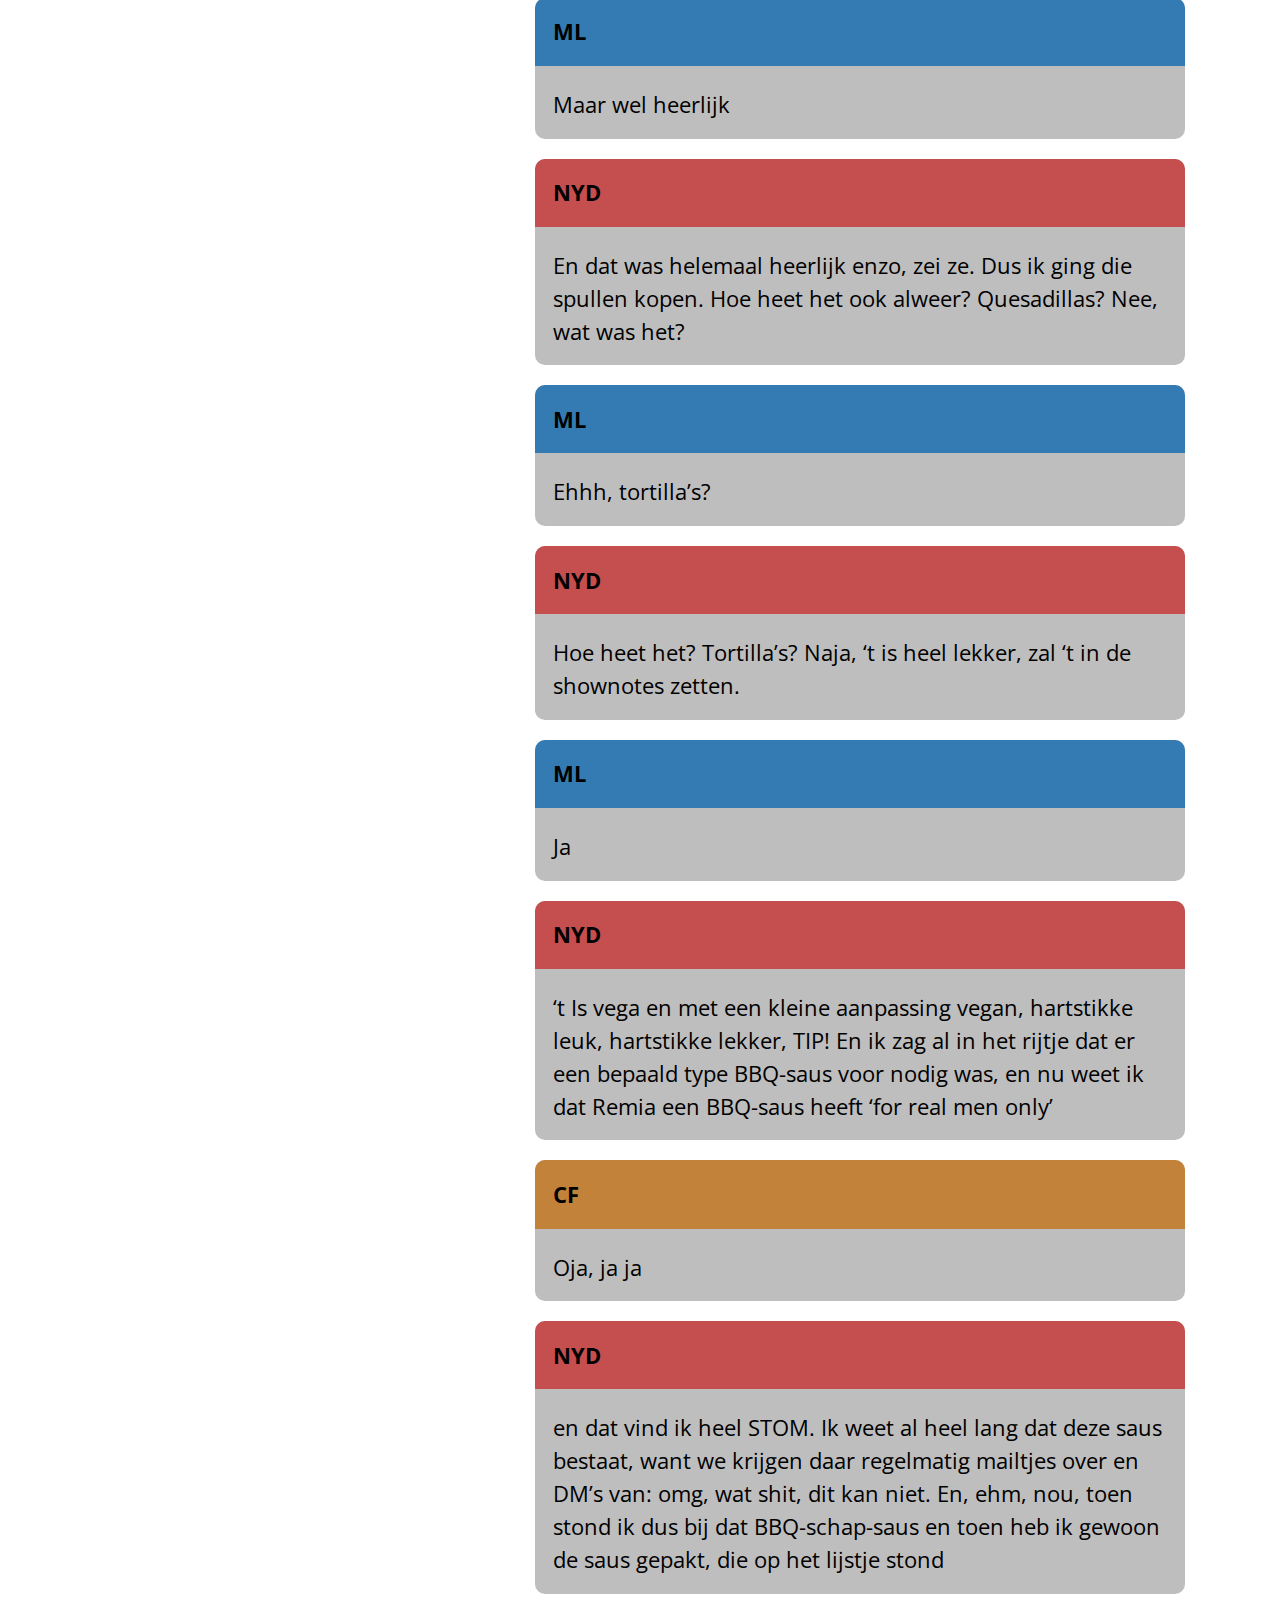
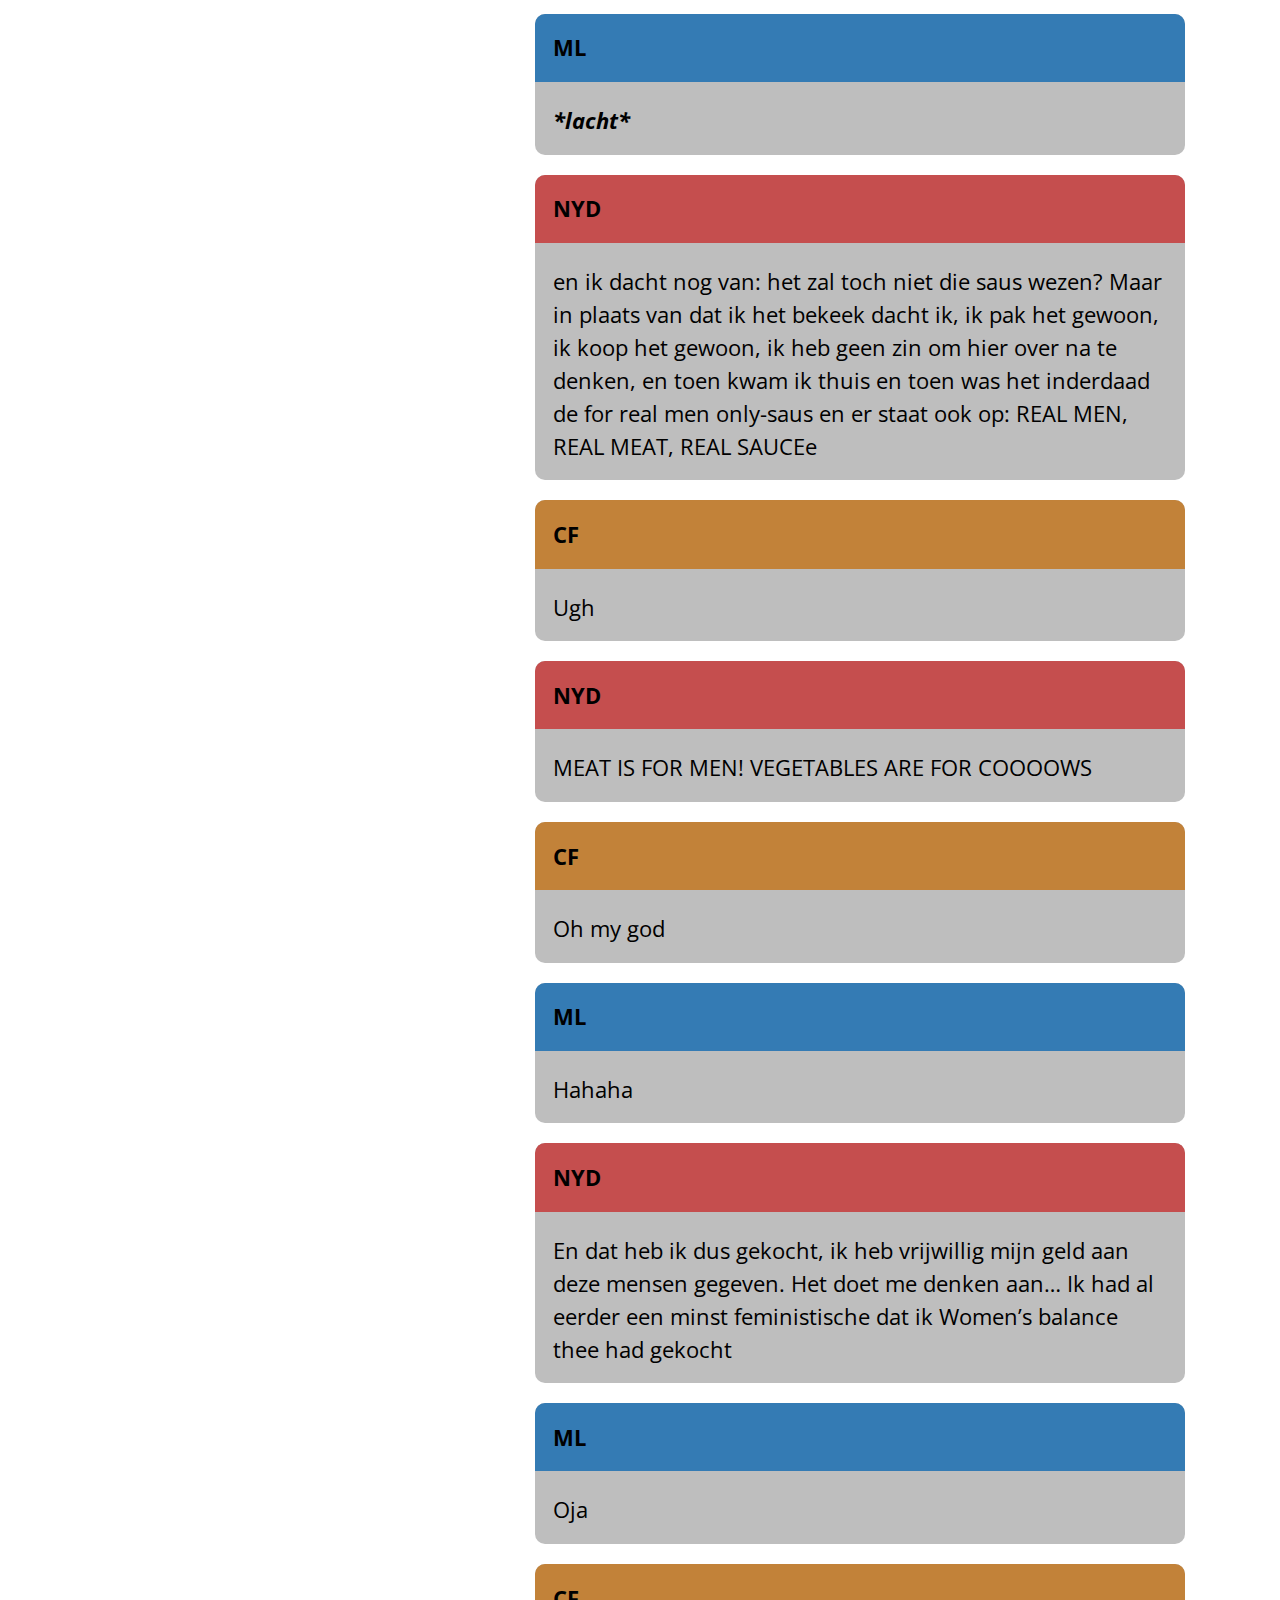
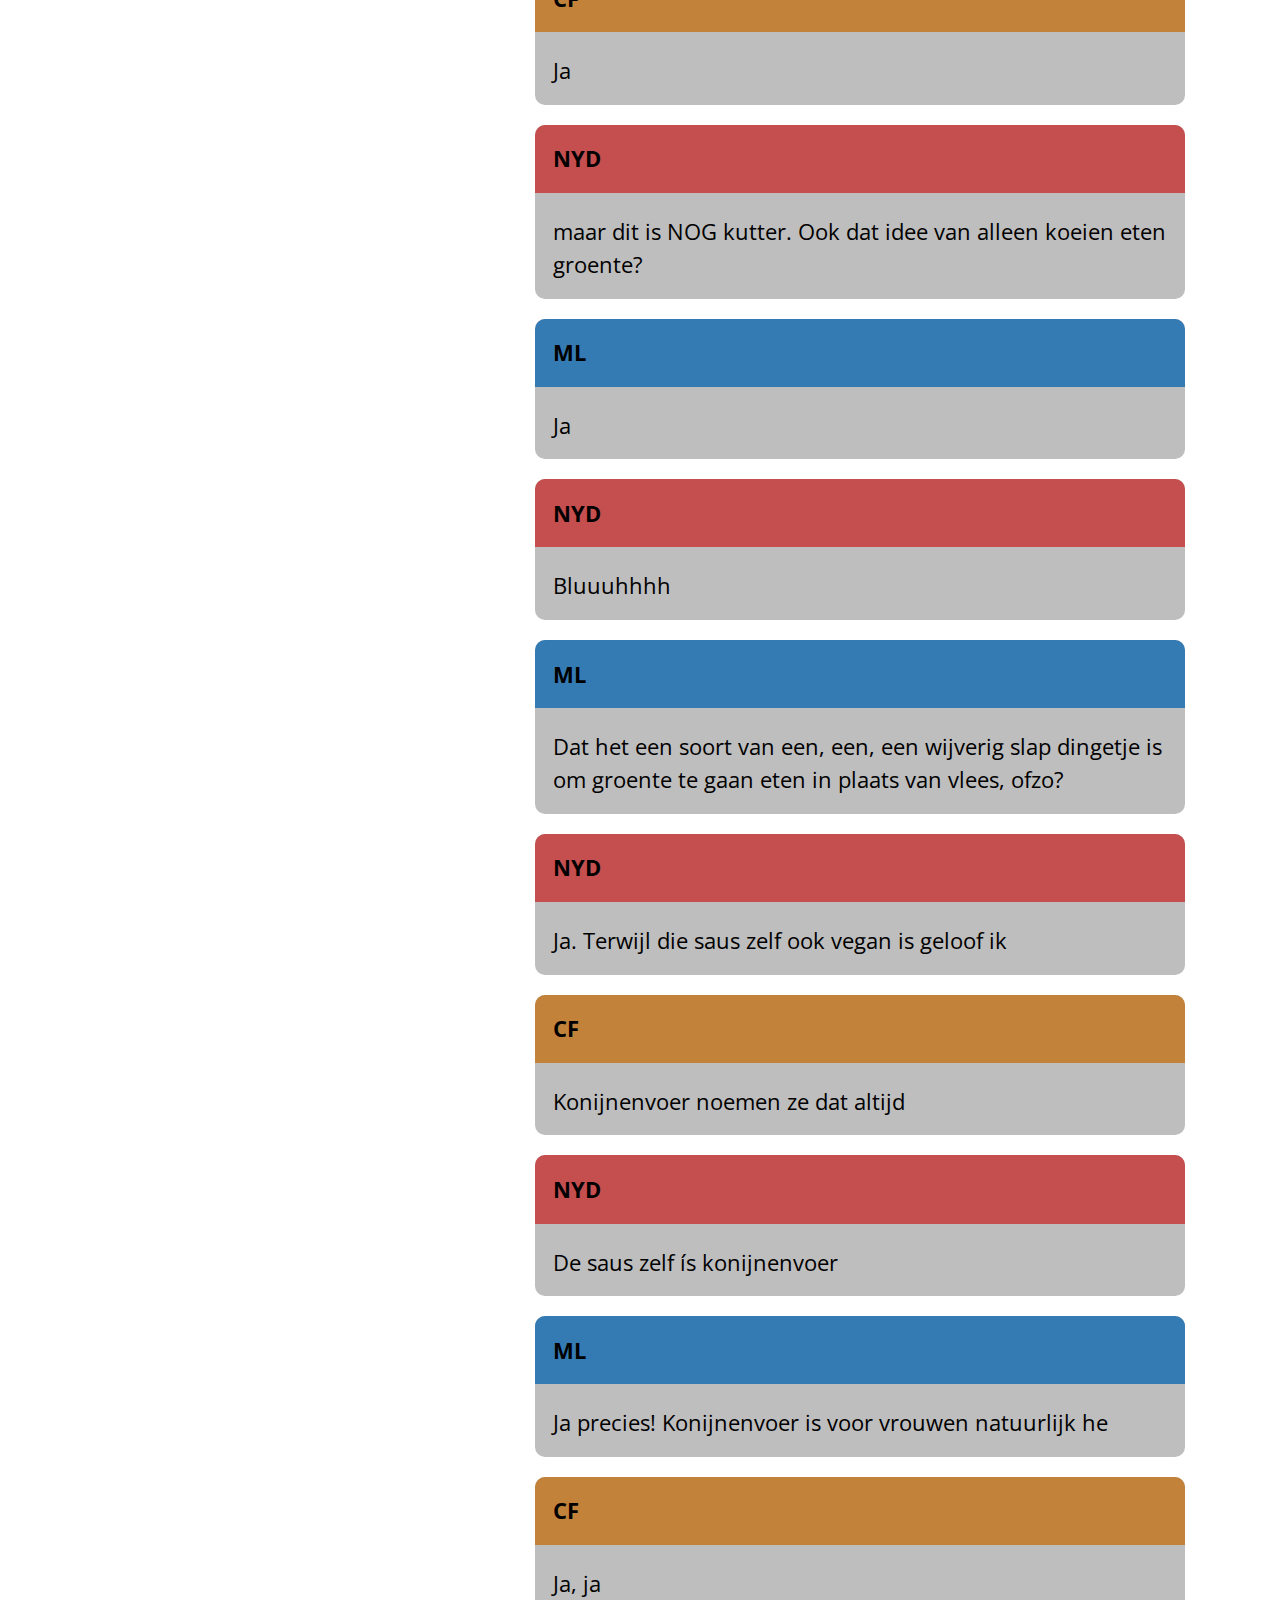
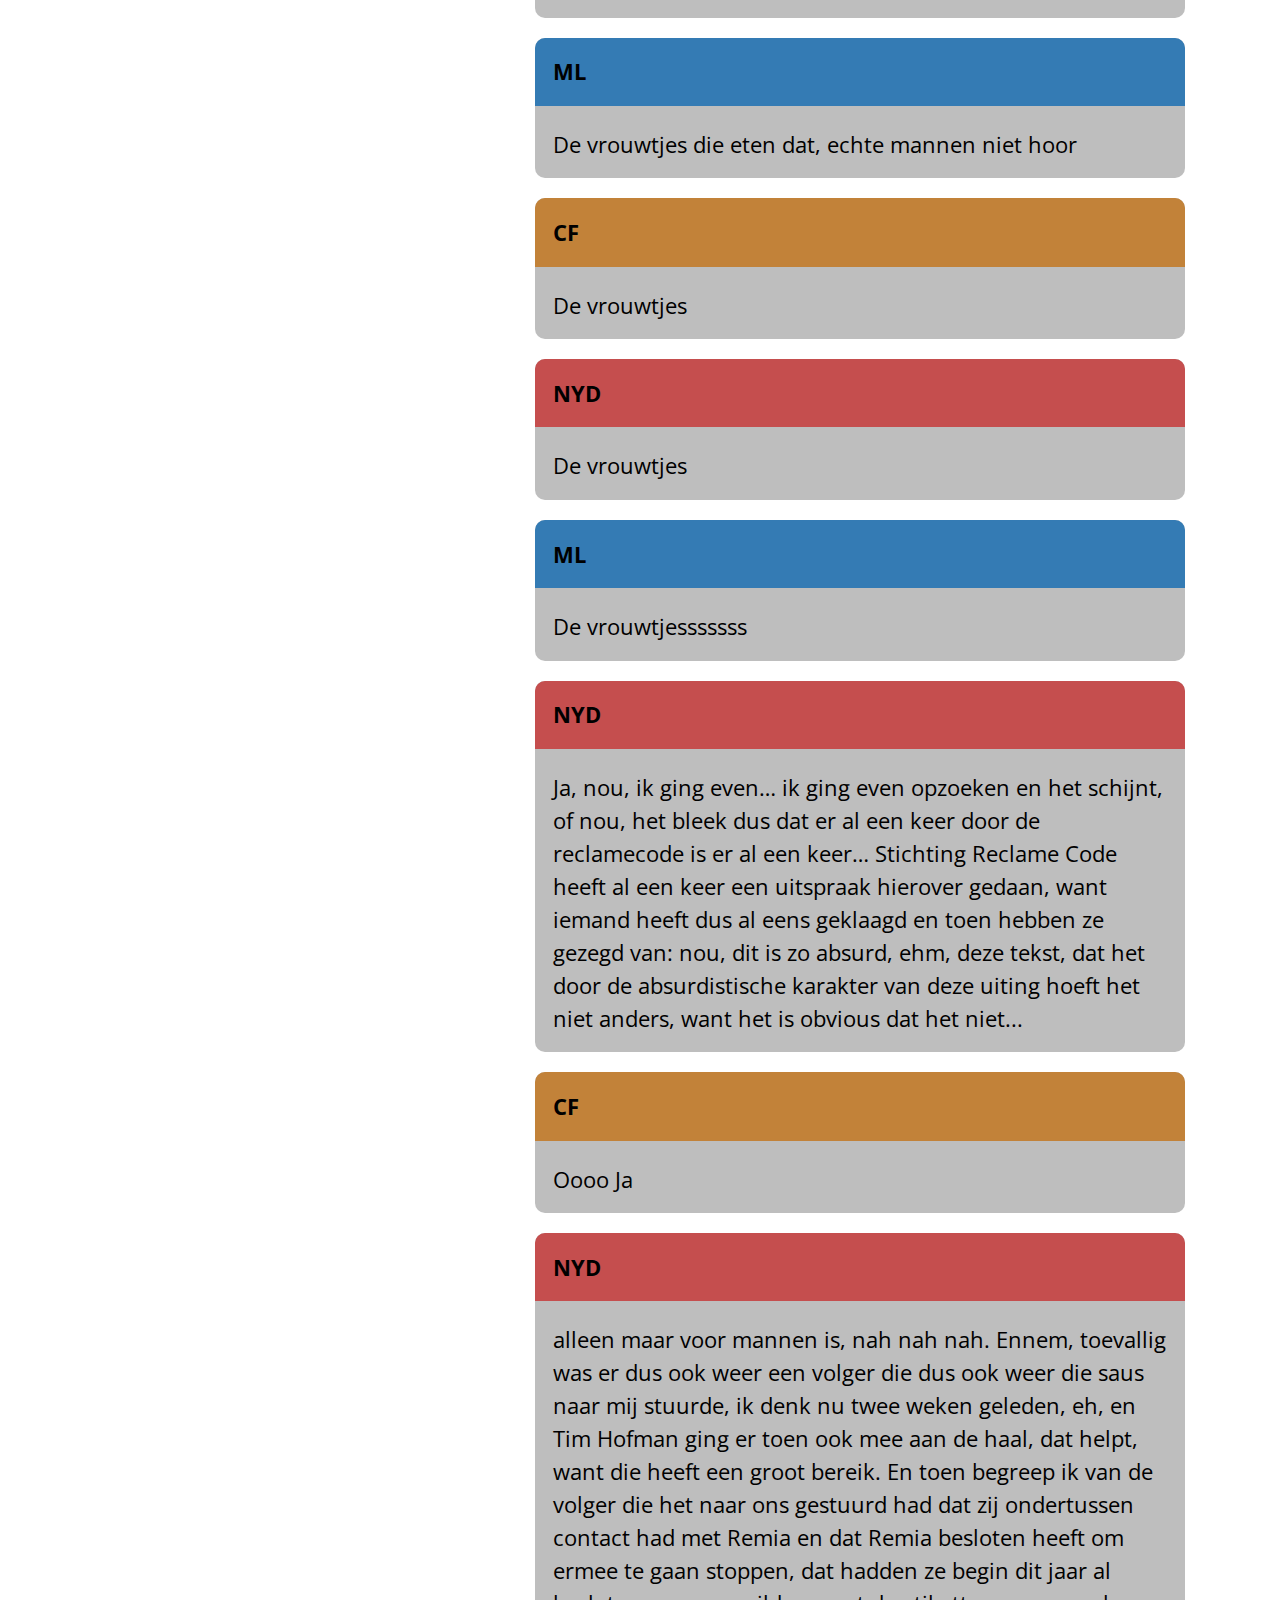
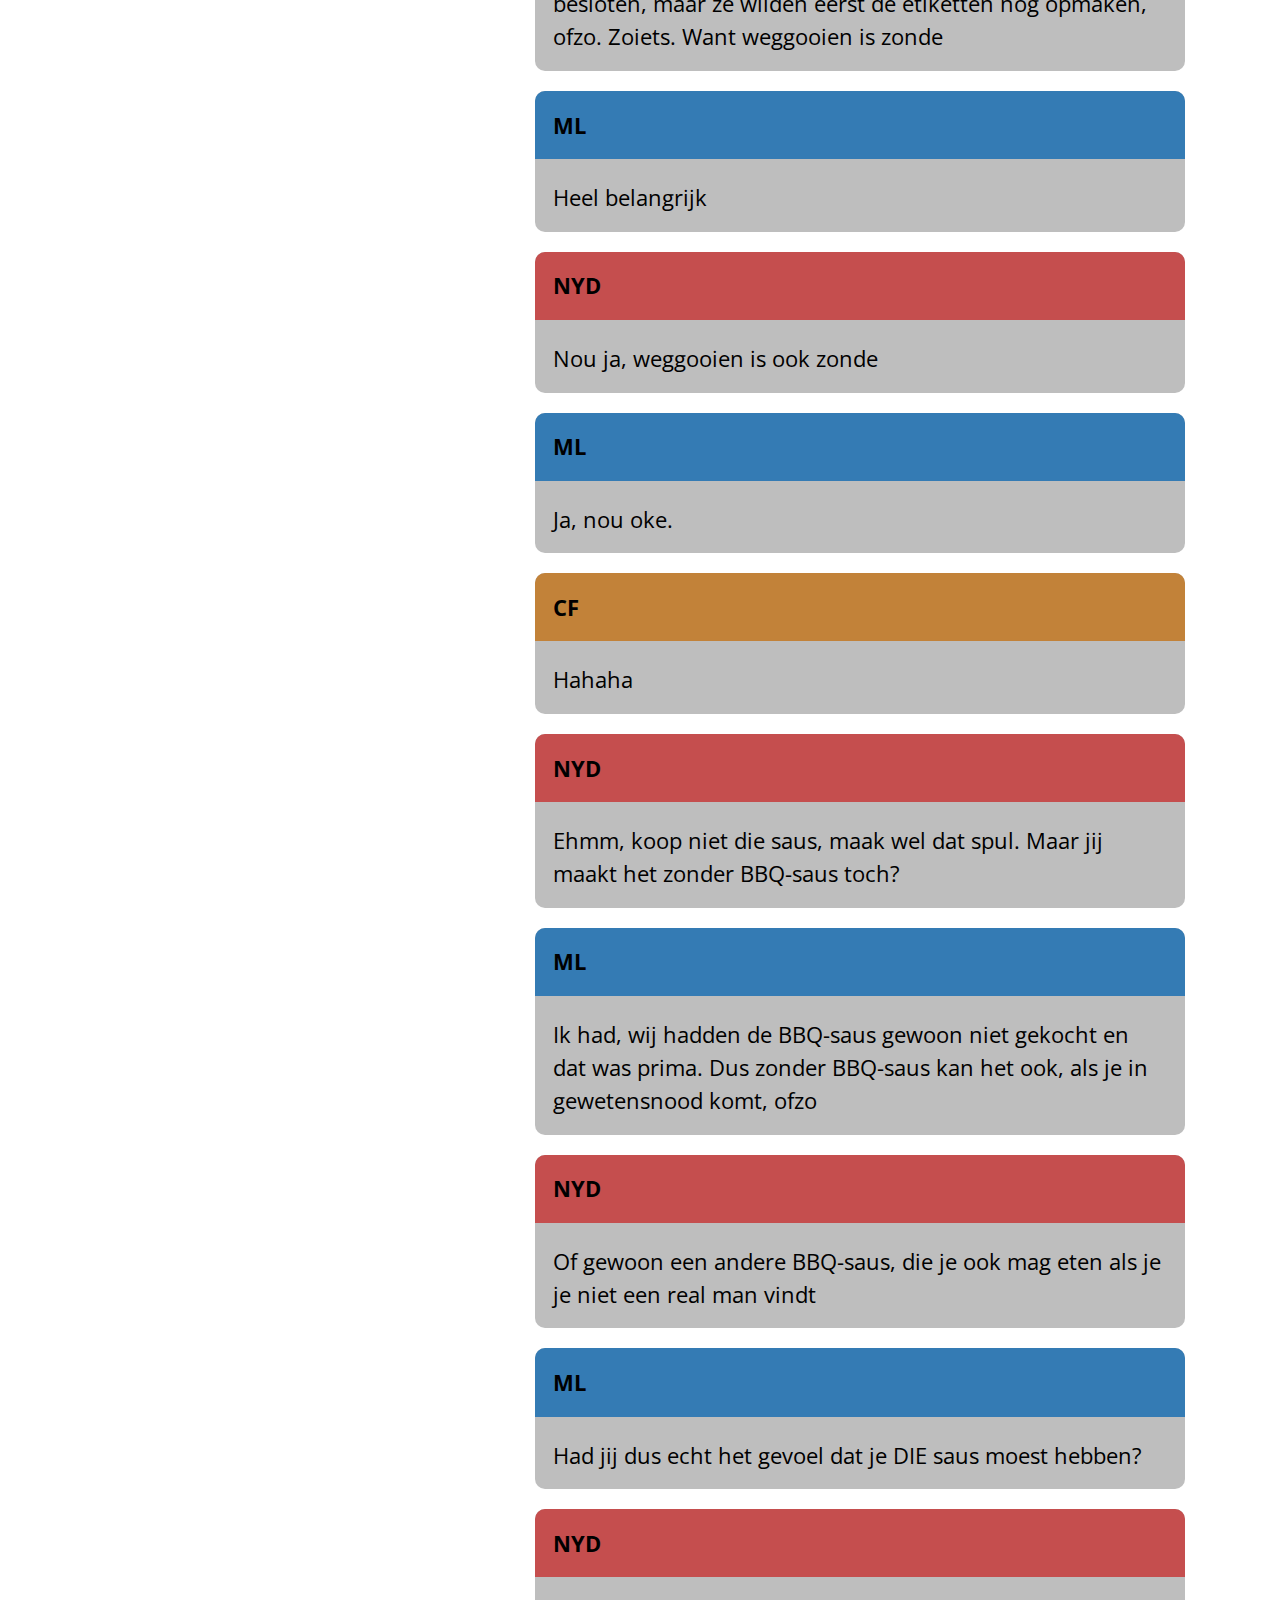
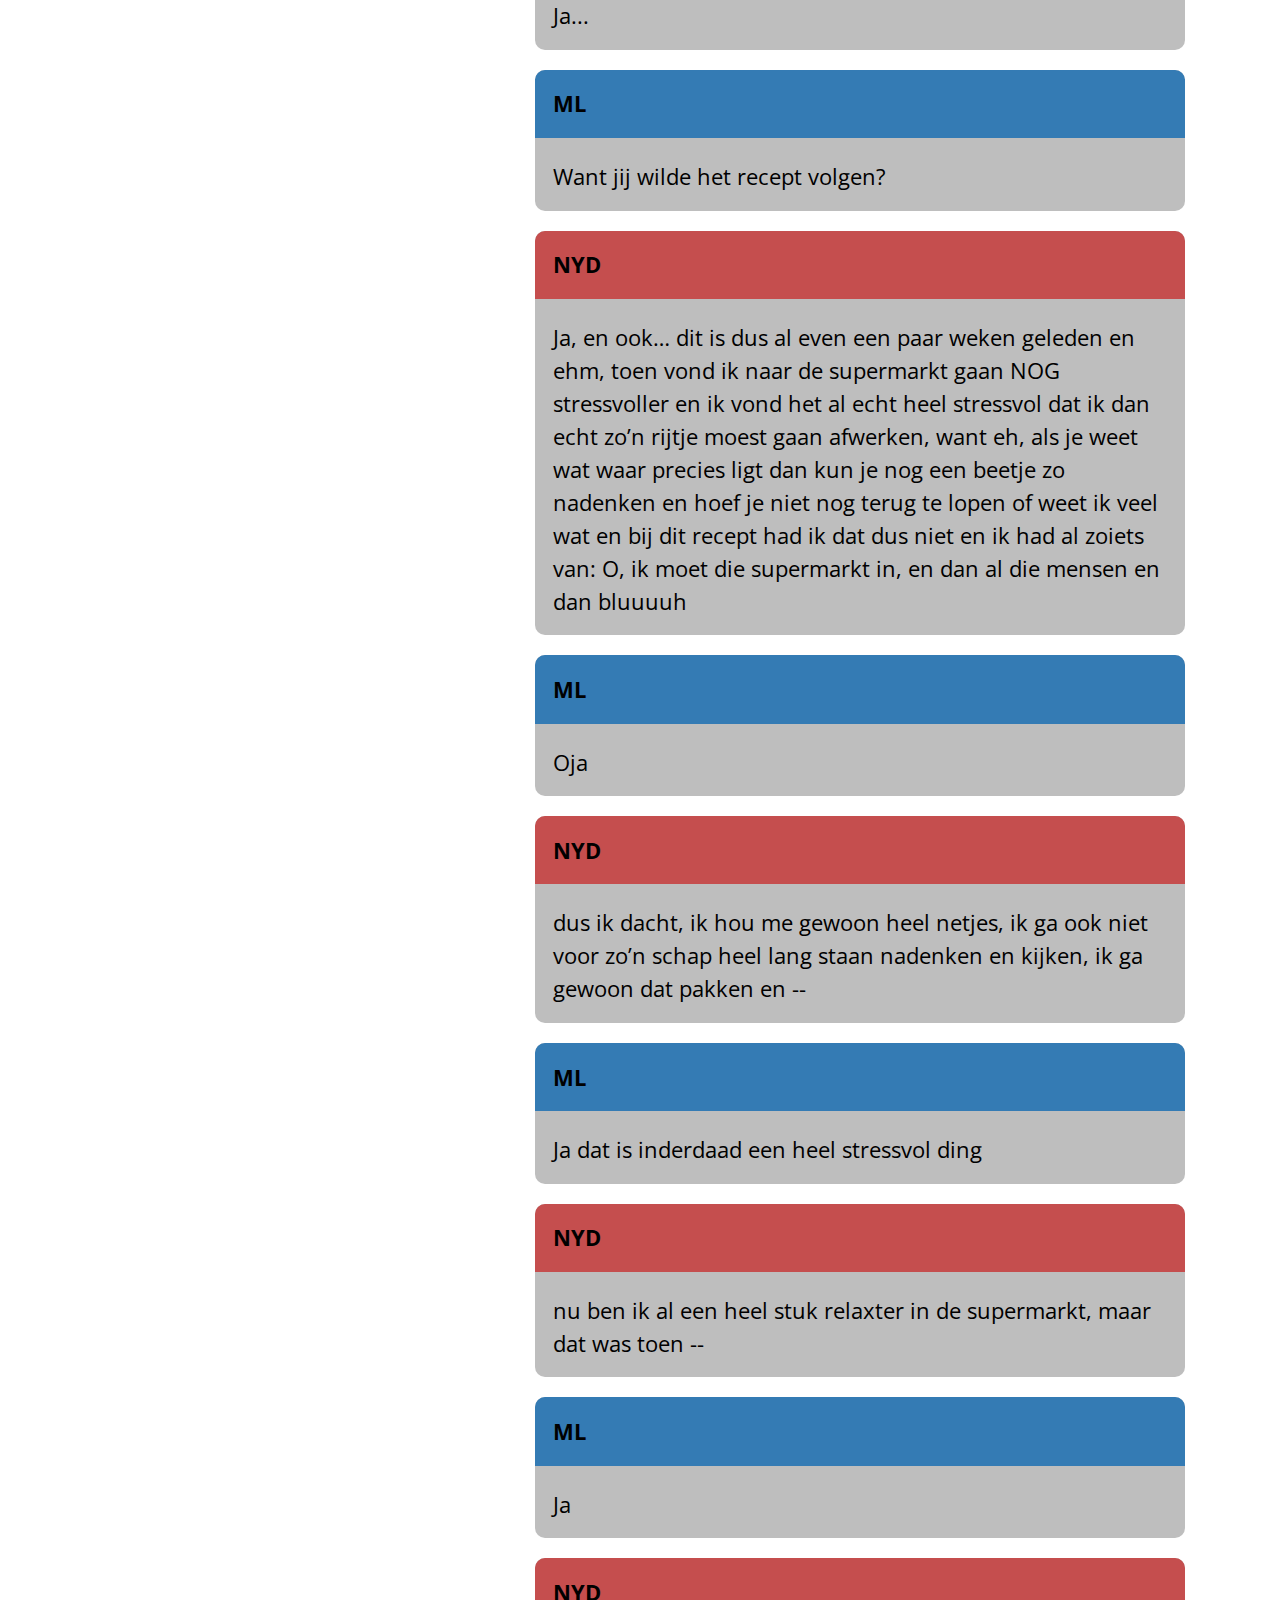
<file: podcast-test2/index.html>
<!DOCTYPE html>
<html lang="nl">
<head>
    <meta charset="UTF-8">
    <meta name="viewport" content="width=device-width, initial-scale=1.0">
    <link rel="stylesheet" href="./css/style.css">
    <link rel="preconnect" href="https://fonts.gstatic.com">
    <link href="https://fonts.googleapis.com/css2?family=Open+Sans:ital,wght@0,400;0,700;1,400&display=swap" rel="stylesheet"> 
    <title>Podcast test 2</title>
</head>
<body>

    <header>
        <p>Podcast Transcript</p>
        <div class="nav">
            <a href="#" class="target">1. inhoudsopgave</a>
            <a href="./interactie/interactie.html">2. Interactie</a>
            <a href="./emotie/emotie.html">3. Toon/ervaring</a>
        </div>
    </header>
<!-- 
    <div class="options">
        <a href="#" class="target">optie 1</a>
        <a href="#">optie 2</a>
        <a href="#">optie 3</a>
    </div> -->
    <main>
        <section class="info">
            <h1>Damn, Honey - Afl 43</h1>
            <p> <strong>Datum:</strong> 22 mei 2020 </p>
            <p> <strong>Podcast duur: </strong> 84 min</p>
            <p> Over alle ballen in de lucht, ambitieschaarste en puzzelhaat. Met Carmen Felix</p>
            <hr class="solid">
            <p> <strong>Om te testen:</strong> Is het prettig om een inhoudsopgave (klik op zwarte section hieronder ⬇️) te hebben op de pagina?. Om sneller te navigeren door de transcript.</p>
            <p> <i>Wat vind je goed werken?</i> </p>
            <!-- <p> <i>Waar zou je zelf het liefst de inhoudsopgave plaatsen?</i> </p> -->
            <p> <i>Wat mis je er nog aan of zou je anders willen?</i> </p>

            <section class="content">
                <p> <strong>Inhoud Podcast</strong></p>
                <ul>
                    <li><a href="#vrouwenDingetje">een 'vrouwen' dingetje</a></li>
                    <li><a href="#forRealMen">BBQ saus 'for real men only'</a></li>
                    <li><a href="#buzzCuts">Buzz cuts</a></li>
                </ul>
            </section>

        </section>

        <section class="transcript">
            <ul>
                <li>
                    <p class="person1">Nydia</p>
                    <p>Schavuiten, snottebellen, kwamensen en nietsnutten, welkom bij  <span class="blue">DAMN,</span> <span class="pink">HONEY</span></p>
                </li>
                <li class="tune">
                    <p>🎶 Intro Tune 🎶</p>
                </li>

                <!-- <li class="tune">
                    <p>  <i>🎶 Background music starts 🎶</i></p>
                </li> -->

                <li>
                    <p class="person2">Marie Lotte</p>
                    <p>De podcast over shit waar je als vrouw van deze tijd mee moet dealen</p>
                </li>
                <li>
                    <p class="person1">NYD</p>
                    <p> Mijn naam is Nydia </p>
                </li>

                <li>
                    <p class="person2">ML</p>
                    <p>En ik ben Marie Lotte </p>
                </li>
                <li>
                    <p class="person1">NYD</p>
                    <p>Je luistert naar aflevering 43. En ja hoor, ook deze aflevering nemen we weerop vanuit onze eigen huissies</p>
                </li>
                <li>
                    <p class="person2">ML</p>
                    <p>Jup, en aan onze digitale tafel is aangeschoven Carmen Felix, ook wel op deTwits bekend als: Carmen Felix van Hollandia. Ze is schrijver voor oa &C enOneWorld, maar ze poepte er recent ook een heel boek uit, getiteld ‘Je kunt het ooknooit goed doen’ </p>
                </li>

                <!-- <li class="tune">
                    <p><i>Background music stops 🔇</i></p>
                </li> -->

                <li>
                    <p class="person2">ML</p>
                       <p>over alle vermoeiende shit waar je als dertiger geheid tegenaanloopt. Omdat ze gewoonweg - en ik citeer - ‘te veel relevante ergernissen heeft omdie niet op papier te zetten’. Welkom, Carmen!</p>
                </li>
                
                <li>
                    <p class="person3">Carmen Felix</p>
                    <p>Dankjewel <i>*lacht*</i>  hoi!</p>
                </li>

                <li>
                    <p class="person1">NYD</p>
                    <p>We kunnen niet wachten op al je ongezouten meningen.</p>
                </li>

                <li>
                    <p class="person3">CF</p>
                    <p>Ja, heftig! De druk is wel hoog! <i>*lacht*</i> </p>
                </li>

                <li>
                    <p class="person1">NYD</p>
                    <p>Ja, gooi... gooi gewoon af en toe iets heel, heel gemeens eruit.</p>
                </li>

                <li>
                    <p class="person2">ML</p>
                    <p>Ja, iets heel radicaals</p>
                </li>

                <li>
                    <p class="person1">NYD</p>
                    <p> En dan zijn wij helemaal blij.</p>
                </li>

                <li id="vrouwenDingetje">
                    <p class="person3">CF</p>
                    <p>Oke</p>
                </li>

                <li>
                    <p class="person1">NYD</p>
                    <p>  Ehm, laten we even beginnen met het minst feministische. Marie Lot!</p>
                </li>

                <li>
                    <p class="person2">ML</p>
                    <p> Ja, ik was in een bouwmarkt, want ik wilde iets ophangen, namelijk een
                        messenblok. Ehm, we hebben…</p>
                </li>

                <li>
                    <p class="person1">NYD</p>
                    <p> Een messenblok ophangen?</p>
                </li>

                <li>
                    <p class="person2">ML</p>
                    <p> Ja, je kan zo’n ehm, zo’n ehhh, ja, dat is zo’n magneetstrip doen en die kan dan je
                        messen dragen.</p>
                </li>

                <li>
                    <p class="person1">NYD</p>
                    <p> O, zo’n strip, jaja, dat ken ik</p>
                </li>

                <li>
                    <p class="person2">ML</p>
                    <p>  Oja, voor mij was het echt eye-opening, vond het heerlijk</p>
                </li>

                <li>
                    <p class="person1">NYD</p>
                    <p> Ik dacht een messenblok, en dat dan ophangen</p>
                </li>

                <li>
                    <p class="person2">ML</p>
                    <p> 
                        Nee, messenmagneetstreep ophangen. Alleen op de plek, de enige plek waar het
                        kan, is het een beetje lastig boren, of in ieder geval, ik durf dat niet zomaar zonder
                        dat met de huisbaas eventjes te overleggen, want er zit - weet ik veel - plastic of….
                        geen idee, er zit iets. Dus toen kwam iemand met de geniale optie van: probeer het
                        anders eerst eens met dubbelzijdig tape, want er bestaat tape wat echt tot honderd
                        kilo, eh, kan houden. Dus ik naar de bouwmarkt, op zoek naar dat tape, en toen vroeg
                        de jongen die mij hielp: waarvoor ga je het gebruiken? Dus ik uitleggen, ik zei: ja, nou
                        ja, en ik wil dus liever niet boren. En toen zei hij: Ooo, dat is echt zo’n vrouwending. Ik
                        zou daar echt helemaaaaal niet, dat zou me echt helemaaaaal niks kunnen schelen
                        wat de huisbaas zou vinden. En ik weet wel dat ik het… 
                    </p>
                </li>

                <li>
                    <p class="person1">NYD</p>
                    <p> Want… “ik ben een man” <i>*lacht*</i></p>
                </li>

                <li>
                    <p class="person2">ML</p>
                    <p> 
                        Ja, geen idee! Het was een beetje een soort raar macho dingetje ofzo, hij was
                        heel erg aan het pochen met dat het hem niet zou kunnen schelen. En, ja, ik
                        registreerde heus wel dat dat heel raar was om te zeggen, maar ehm, tot mijn grote
                        spijt ging ik een soort van uitleggen waarom ik dan dus inderdaad wél had besloten
                        om dus maar dubbelzijdig tape te gebruiken en ik heb ‘m al helemaal niet
                        gecorrigeerd op de ‘oh my god, dat is echt een vrouwending’. Dus dat vond ik redelijk
                        onfeministisch van mezelf. Ik liep ook naar buiten, toen dacht ik: wat is er nou
                        gebeurd?
                    </p>
                </li>

                <li>
                    <p class="person1">NYD</p>
                    <p> What happened?</p>
                </li>

                <li>
                    <p class="person2">ML</p>
                    <p>  He???? Huh????</p>
                </li>

                <li>
                    <p class="person1">NYD</p>
                    <p class="person2">& ML</p>
                    <p> <i>*lachen*</i></p>
                </li>

                <li id="forRealMen">
                    <p class="person1">NYD</p>
                    <p> Het overkomt je</p>
                </li>

                <li>
                    <p class="person2">ML</p>
                    <p> Ja! Het overkomt een mens. Ja, dus dat. Ehhhhh, en jij, Nydia?</p>
                </li>

                <li>
                    <p class="person1">NYD</p>
                    <p> Ja, ik had een eh, eh, een eh, receptentip van Marie Lotte gekregen uit de
                     <a href="https://www.ah.nl/allerhande/recept/R-R1193853/tortilla-s-met-zoete-aardappel-avocado-en-pulled-vega-stukjes" target="_blank">Allerhande</a> . Hoe old skool is dat?</p>
                </li>

                <li>
                    <p class="person2">ML</p>
                    <p> Maar wel heerlijk</p>
                </li>

                <li>
                    <p class="person1">NYD</p>
                    <p> En dat was helemaal heerlijk enzo, zei ze. Dus ik ging die spullen kopen. Hoe
                        heet het ook alweer? Quesadillas? Nee, wat was het?</p>
                </li>

                <li>
                    <p class="person2">ML</p>
                    <p>  Ehhh, tortilla’s?</p>
                </li>

                <li>
                    <p class="person1">NYD</p>
                    <p> Hoe heet het? Tortilla’s? Naja, ‘t is heel lekker, zal ‘t in de shownotes zetten.</p>
                </li>

                <li>
                    <p class="person2">ML</p>
                    <p> Ja </p>
                </li>

                <li>
                    <p class="person1">NYD</p>
                    <p> ‘t Is vega en met een kleine aanpassing vegan, hartstikke leuk, hartstikke lekker,
                        TIP! En ik zag al in het rijtje dat er een bepaald type BBQ-saus voor nodig was, en nu
                        weet ik dat Remia een BBQ-saus heeft ‘for real men only’</p>
                </li>

                <li>
                    <p class="person3">CF</p>
                    <p> Oja, ja ja</p>
                </li>

                <li>
                    <p class="person1">NYD</p>
                    <p> en dat vind ik heel STOM. Ik weet al heel lang dat deze saus bestaat, want we
                        krijgen daar regelmatig mailtjes over en DM’s van: omg, wat shit, dit kan niet. En,
                        ehm, nou, toen stond ik dus bij dat BBQ-schap-saus en toen heb ik gewoon de saus
                        gepakt, die op het lijstje stond</p>
                </li>

                <li>
                    <p class="person2">ML</p>
                    <p><i>*lacht*</i></p>
                </li>

                <li>
                    <p class="person1">NYD</p>
                    <p>  en ik dacht nog van: het zal toch niet die saus wezen? Maar in plaats van dat ik
                        het bekeek dacht ik, ik pak het gewoon, ik koop het gewoon, ik heb geen zin om hier
                        over na te denken, en toen kwam ik thuis en toen was het inderdaad de for real men
                        only-saus en er staat ook op: REAL MEN, REAL MEAT, REAL SAUCEe</p>
                </li>

                <li>
                    <p class="person3">CF</p>
                    <p> Ugh</p>
                </li>

                <li>
                    <p class="person1">NYD</p>
                    <p> MEAT IS FOR MEN! VEGETABLES ARE FOR COOOOWS</p>
                </li>

                <li>
                    <p class="person3">CF</p>
                    <p>  Oh my god</p>
                </li>

                <li>
                    <p class="person2">ML</p>
                    <p> Hahaha</p>
                </li>

                <li>
                    <p class="person1">NYD</p>
                    <p> En dat heb ik dus gekocht, ik heb vrijwillig mijn geld aan deze mensen gegeven.
                        Het doet me denken aan… Ik had al eerder een minst feministische dat ik Women’s
                        balance thee had gekocht</p>
                </li>

                <li>
                    <p class="person2">ML</p>
                    <p> Oja</p>
                </li>

                <li>
                    <p class="person3">CF</p>
                    <p> Ja</p>
                </li>

                <li>
                    <p class="person1">NYD</p>
                    <p> maar dit is NOG kutter. Ook dat idee van alleen koeien eten groente?</p>
                </li>

                <li>
                    <p class="person2">ML</p>
                    <p> Ja</p>
                </li>

                <li>
                    <p class="person1">NYD</p>
                    <p> Bluuuhhhh</p>
                </li>

                <li>
                    <p class="person2">ML</p>
                    <p> 
                        Dat het een soort van een, een, een wijverig slap dingetje is om groente te gaan 
                        eten in plaats van vlees, ofzo?
                    </p>
                </li>

                <li>
                    <p class="person1">NYD</p>
                    <p> Ja. Terwijl die saus zelf ook vegan is geloof ik</p>
                </li>

                <li>
                    <p class="person3">CF</p>
                    <p> Konijnenvoer noemen ze dat altijd</p>
                </li>

                <li>
                    <p class="person1">NYD</p>
                    <p> De saus zelf ís konijnenvoer</p>
                </li>

                <li>
                    <p class="person2">ML</p>
                    <p> Ja precies! Konijnenvoer is voor vrouwen natuurlijk he</p>
                </li>

                <li>
                    <p class="person3">CF</p>
                    <p> Ja, ja</p>
                </li>

                <li>
                    <p class="person2">ML</p>
                    <p> De vrouwtjes die eten dat, echte mannen niet hoor</p>
                </li>

                <li>
                    <p class="person3">CF</p>
                    <p> De vrouwtjes</p>
                </li>

                <li>
                    <p class="person1">NYD</p>
                    <p> De vrouwtjes</p>
                </li>

                <li>
                    <p class="person2">ML</p>
                    <p> De vrouwtjesssssss</p>
                </li>

                <li>
                    <p class="person1">NYD</p>
                    <p> Ja, nou, ik ging even… ik ging even opzoeken en het schijnt, of nou, het bleek
                        dus dat er al een keer door de reclamecode is er al een keer… Stichting Reclame
                        Code heeft al een keer een uitspraak hierover gedaan, want iemand heeft dus al eens
                        geklaagd en toen hebben ze gezegd van: nou, dit is zo absurd, ehm, deze tekst, dat
                        het door de absurdistische karakter van deze uiting hoeft het niet anders, want het is
                        obvious dat het niet...</p>
                </li>

                <li>
                    <p class="person3">CF</p>
                    <p> Oooo Ja</p>
                </li>

                <li>
                    <p class="person1">NYD</p>
                    <p> alleen maar voor mannen is, nah nah nah. Ennem, toevallig was er dus ook weer
                        een volger die dus ook weer die saus naar mij stuurde, ik denk nu twee weken
                        geleden, eh, en Tim Hofman ging er toen ook mee aan de haal, dat helpt, want die
                        heeft een groot bereik. En toen begreep ik van de volger die het naar ons gestuurd
                        had dat zij ondertussen contact had met Remia en dat Remia besloten heeft om
                        ermee te gaan stoppen, dat hadden ze begin dit jaar al besloten, maar ze wilden
                        eerst de etiketten nog opmaken, ofzo. Zoiets. Want weggooien is zonde</p>
                </li>

                <li>
                    <p class="person2">ML</p>
                    <p> Heel belangrijk</p>
                </li>

                <li>
                    <p class="person1">NYD</p>
                    <p> Nou ja, weggooien is ook zonde</p>
                </li>

                <li>
                    <p class="person2">ML</p>
                    <p> Ja, nou oke.</p>
                </li>

                <li>
                    <p class="person3">CF</p>
                    <p> Hahaha</p>
                </li>

                <li>
                    <p class="person1">NYD</p>
                    <p> Ehmm, koop niet die saus, maak wel dat spul. Maar jij maakt het zonder
                        BBQ-saus toch?</p>
                </li>

                <li>
                    <p class="person2">ML</p>
                    <p> Ik had, wij hadden de BBQ-saus gewoon niet gekocht en dat was prima. Dus
                        zonder BBQ-saus kan het ook, als je in gewetensnood komt, ofzo</p>
                </li>

                <li>
                    <p class="person1">NYD</p>
                    <p>  Of gewoon een andere BBQ-saus, die je ook mag eten als je je niet een real man
                        vindt</p>
                </li>

                <li>
                    <p class="person2">ML</p>
                    <p>  Had jij dus echt het gevoel dat je DIE saus moest hebben?</p>
                </li>

                <li>
                    <p class="person1">NYD</p>
                    <p> Ja...</p>
                </li>

                <li>
                    <p class="person2">ML</p>
                    <p> Want jij wilde het recept volgen?</p>
                </li>

                <li>
                    <p class="person1">NYD</p>
                    <p> Ja, en ook… dit is dus al even een paar weken geleden en ehm, toen vond ik
                        naar de supermarkt gaan NOG stressvoller en ik vond het al echt heel stressvol dat ik
                        dan echt zo’n rijtje moest gaan afwerken, want eh, als je weet wat waar precies ligt
                        dan kun je nog een beetje zo nadenken en hoef je niet nog terug te lopen of weet ik
                        veel wat en bij dit recept had ik dat dus niet en ik had al zoiets van: O, ik moet die
                        supermarkt in, en dan al die mensen en dan bluuuuh</p>
                </li>

                <li>
                    <p class="person2">ML</p>
                    <p> Oja</p>
                </li>

                <li>
                    <p class="person1">NYD</p>
                    <p> dus ik dacht, ik hou me gewoon heel netjes, ik ga ook niet voor zo’n schap heel
                        lang staan nadenken en kijken, ik ga gewoon dat pakken en --</p>
                </li>

                <li>
                    <p class="person2">ML</p>
                    <p> Ja dat is inderdaad een heel stressvol ding</p>
                </li>

                <li>
                    <p class="person1">NYD</p>
                    <p> nu ben ik al een heel stuk relaxter in de supermarkt, maar dat was toen --</p>
                </li>

                <li>
                    <p class="person2">ML</p>
                    <p> Ja</p>
                </li>

                <li>
                    <p class="person1">NYD</p>
                    <p> -- ook alweer anders. Het gaat zo hard he?</p>
                </li>

                <li>
                    <p class="person1">ML</p>
                    <p> Nou, en toen maakte je een fatale fout. Maar dat geeft niet</p>
                </li>

                <li>
                    <p class="person3">CF</p>
                    <p> Genant!</p>
                </li>

                <li>
                    <p class="person1">NYD</p>
                    <p>  Carmen?</p>
                </li>

                <li>
                    <p class="person3">CF</p>
                    <p> Ehhh ja</p>
                </li>

                <li id="buzzCuts">
                    <p class="person1">NYD</p>
                    <p> Ben jij de femimist ingegaan?</p>
                </li>

                <li>
                    <p class="person3">CF</p>
                    <p> Ik ben absoluut de femimist ingegaan de afgelopen paar weken. Ik, eh, heb
                        artikelen en Instagramposts gezien van vrouwen voornamelijk die hun haar af
                        hebben geschoren, want ze dachten: FUCK IT, het is quarantainetijd en ik ga dat
                        doen. En ik betrapte mezelf er de hele tijd op dat ik dacht van: UUWHL, wat LELIJK,
                        waarom zou je jezelf dat aandoen? Waarom zou je kort haar nemen?
                    </p>
                </li>

                <li>
                    <p class="person1">NYD</p>
                    <p class="person2">ML</p>
                    <p>  <i>*lachen*</i> </p>
                </li>

                <li>
                    <p class="person3">CF</p>
                    <p> Dat ziet er toch niet… Je ziet er niet meer uit? Waarom zou je dat doen?
                        Zonde! Die lange lokken van je! En --</p>
                </li>

                <li>
                    <p class="person2">ML</p>
                    <p> Je bent net een vent!</p>
                </li>

                <li>
                    <p class="person3">CF</p>
                    <p> Ja, nee, maar echt! Dat dacht ik. En toen dacht ik van: ehhhhh, waar de fuck
                        maak ik me druk om? Yo, A) het zijn andere mensen en B) zou ik me ooit druk maken
                        als een kerel een ander kapsel neemt omdat ie daar toevallig zelf zin in heeft? En,
                        nou ja, het was een smerige gedachte van mezelf, maar ik had die telkens weer
                        omdat ik het zelf gewoon niet zou doen. Ehm, ik heb niet het hoofd ervoor denk ik, ik
                        ben dan een soort grote… peer. Maar --
                    </p>
                </li>

                <li>
                    <p class="person2">ML</p>
                    <p> Die theorie heb ik ook over mezelf</p>
                </li>

                <li>
                    <p class="person3">CF</p>
                    <p> <i>*lacht*</i> Ik zou het zelf niet doen, maar iemand anders voelt zich daar
                        waarschijnlijk heel erg lekker bij en, ehm, waarom… ben ik zo…. ehm, veroordelend
                        over het kapsel van een andere vrouw?</p>
                </li>




            </ul>
        </section>

    </main>

    <footer>
        <p>Bron: <a href="https://www.damnhoney.nl/aflevering-43/">Damn Honey</a></p>
        <p>Transcript te vinden <a href="https://www.damnhoney.nl/wp-content/uploads/TRANSCRIPT-Afl.-43-DAMN-HONEY-Carmen-Felix.pdf">hier</a></p>
    </footer>
    
    <script src="./script.js"></script>
</body>
</html>
</file>
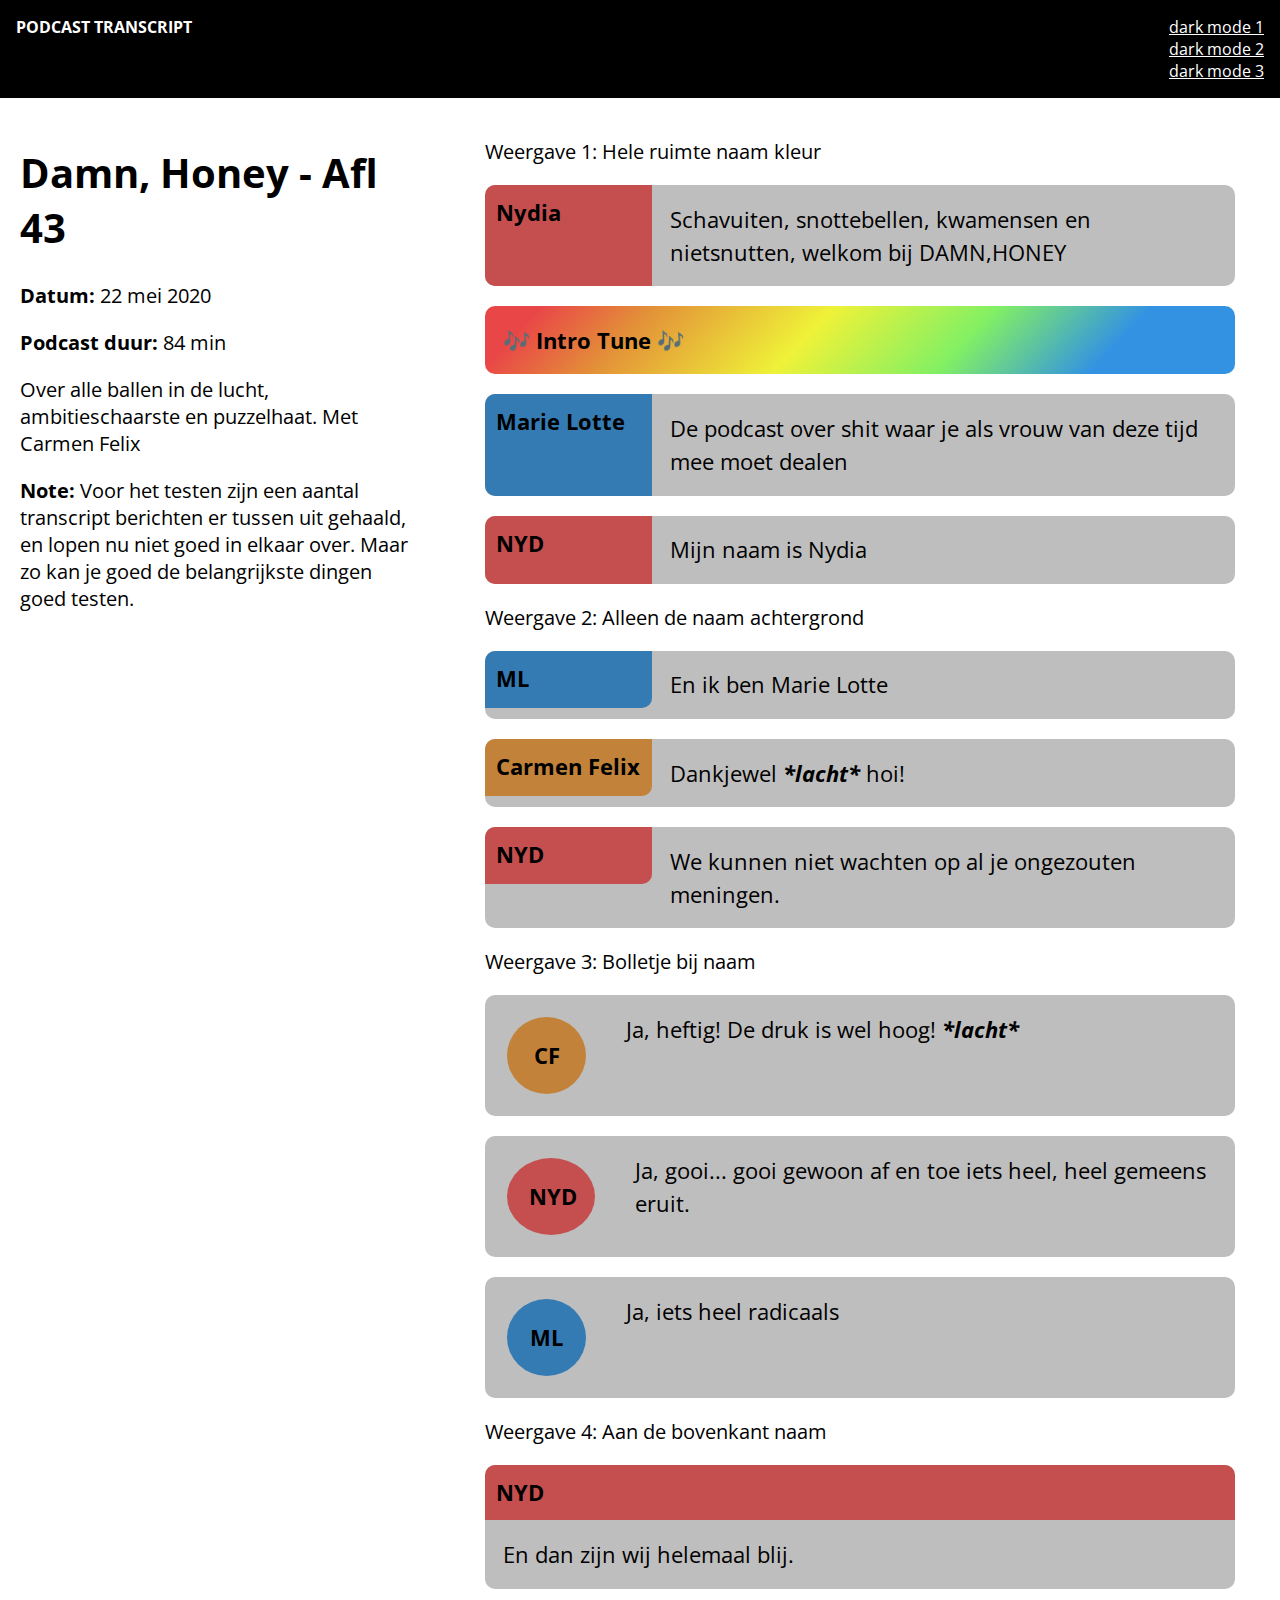
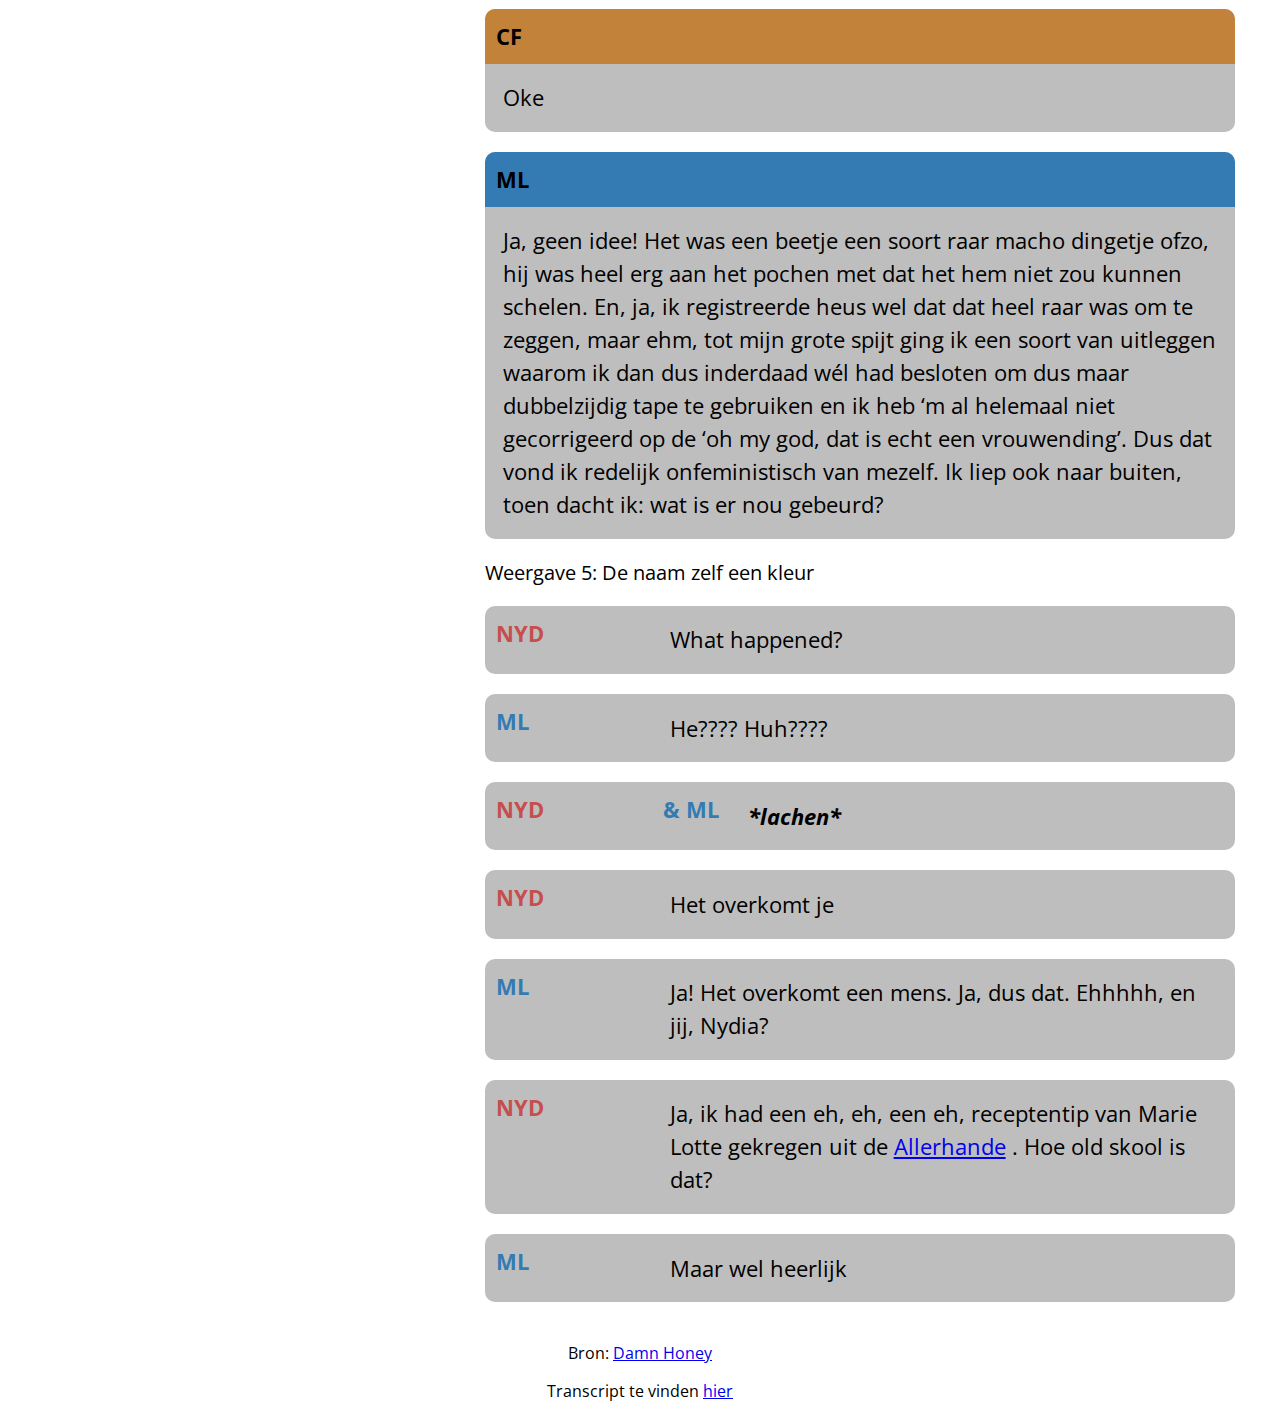
<file: Podcast-v1/index.html>
<!DOCTYPE html>
<html lang="nl">
<head>
    <meta charset="UTF-8">
    <meta name="viewport" content="width=device-width, initial-scale=1.0">
    <link rel="stylesheet" href="./css/style.css">
    <link rel="preconnect" href="https://fonts.gstatic.com">
    <link href="https://fonts.googleapis.com/css2?family=Open+Sans:ital,wght@0,400;0,700;1,400&display=swap" rel="stylesheet"> 
    <title>Podcast (v1)</title>
</head>
<body>

    <header>
        <p>Podcast Transcript</p>
        
        <section>
            <p><a href="darkmode/darkmode1.html">Dark mode 1</a></p>
            <p><a href="darkmode/darkmode2.html">Dark mode 2</a></p>
            <p><a href="darkmode/darkmode3.html">Dark mode 3</a></p>
        </section>

    </header>
    <main class="info">
        <section>
            <h1>Damn, Honey - Afl 43</h1>
            <p> <strong>Datum:</strong> 22 mei 2020 </p>
            <p> <strong>Podcast duur: </strong> 84 min</p>
            <p> Over alle ballen in de lucht, ambitieschaarste en puzzelhaat. Met Carmen Felix</p>
            <p> <strong>Note:</strong> Voor het testen zijn een aantal transcript berichten er tussen uit gehaald, en lopen nu niet goed in elkaar over. Maar zo kan je goed 
            de belangrijkste dingen goed testen.</p>

        </section>

        <section class="transcript">
            <ul>
           
                <p class="hide">Weergave 1: Hele ruimte naam kleur</p>
                <li>
                    <p class="person1">Nydia</p>
                    <p>Schavuiten, snottebellen, kwamensen en nietsnutten, welkom bij DAMN,HONEY</p>
                </li>
                <li class="tune">
                    <p>🎶 Intro Tune 🎶</p>
                </li>
                <li>
                    <p class="person2">Marie Lotte</p>
                    <p>De podcast over shit waar je als vrouw van deze tijd mee moet dealen</p>
                </li>
                <li>
                    <p class="person1">NYD</p>
                    <p> Mijn naam is Nydia </p>
                </li>

                <p class="hide">Weergave 2: Alleen de naam achtergrond</p>
                <li>
                    <p class="person2">ML</p>
                    <p>En ik ben Marie Lotte </p>
                </li>
                <!-- <li>
                    <p class="person1">NYD</p>
                    <p>Je luistert naar aflevering 43. En ja hoor, ook deze aflevering nemen we weerop vanuit onze eigen huissies</p>
                </li>
                <li>
                    <p class="person2">ML</p>
                    <p>Jup, en aan onze digitale tafel is aangeschoven Carmen Felix, ook wel op deTwits bekend als: Carmen Felix van Hollandia. Ze is schrijver voor oa &C enOneWorld, maar ze poepte er recent ook een heel boek uit, getiteld ‘Je kunt het ooknooit goed doen’ - over alle vermoeiende shit waar je als dertiger geheid tegenaanloopt. Omdat ze gewoonweg - en ik citeer - ‘te veel relevante ergernissen heeft omdie niet op papier te zetten’. Welkom, Carmen!</p>
                </li> -->
                
                <li>
                    <p class="person3">Carmen Felix</p>
                    <p>Dankjewel <i>*lacht*</i>  hoi!</p>
                </li>

                <li>
                    <p class="person1">NYD</p>
                    <p>We kunnen niet wachten op al je ongezouten meningen.</p>
                </li>

                <p class="hide">Weergave 3: Bolletje bij naam</p>

                <li>
                    <p class="person3">CF</p>
                    <p>Ja, heftig! De druk is wel hoog! <i>*lacht*</i> </p>
                </li>

                <li>
                    <p class="person1">NYD</p>
                    <p>Ja, gooi... gooi gewoon af en toe iets heel, heel gemeens eruit.</p>
                </li>

                <li>
                    <p class="person2">ML</p>
                    <p>Ja, iets heel radicaals</p>
                </li>

                <p class="hide">Weergave 4: Aan de bovenkant naam</p>
         

                <li>
                    <p class="person1">NYD</p>
                    <p> En dan zijn wij helemaal blij.</p>
                </li>

                <li>
                    <p class="person3">CF</p>
                    <p>Oke</p>
                </li>

                <!-- <li>
                    <p class="person1">NYD</p>
                    <p>  Ehm, laten we even beginnen met het minst feministische. Marie Lot!</p>
                </li>

                <li>
                    <p class="person2">ML</p>
                    <p> Ja, ik was in een bouwmarkt, want ik wilde iets ophangen, namelijk een
                        messenblok. Ehm, we hebben…</p>
                </li>

                <li>
                    <p class="person1">NYD</p>
                    <p> Een messenblok ophangen?</p>
                </li>

                <li>
                    <p class="person2">ML</p>
                    <p> Ja, je kan zo’n ehm, zo’n ehhh, ja, dat is zo’n magneetstrip doen en die kan dan je
                        messen dragen.</p>
                </li>

                <li>
                    <p class="person1">NYD</p>
                    <p> O, zo’n strip, jaja, dat ken ik</p>
                </li>

                <li>
                    <p class="person2">ML</p>
                    <p>  Oja, voor mij was het echt eye-opening, vond het heerlijk</p>
                </li>

                <li>
                    <p class="person1">NYD</p>
                    <p> Ik dacht een messenblok, en dat dan ophangen</p>
                </li>

                <li>
                    <p class="person2">ML</p>
                    <p> 
                        Nee, messenmagneetstreep ophangen. Alleen op de plek, de enige plek waar het
                        kan, is het een beetje lastig boren, of in ieder geval, ik durf dat niet zomaar zonder
                        dat met de huisbaas eventjes te overleggen, want er zit - weet ik veel - plastic of….
                        geen idee, er zit iets. Dus toen kwam iemand met de geniale optie van: probeer het
                        anders eerst eens met dubbelzijdig tape, want er bestaat tape wat echt tot honderd
                        kilo, eh, kan houden. Dus ik naar de bouwmarkt, op zoek naar dat tape, en toen vroeg
                        de jongen die mij hielp: waarvoor ga je het gebruiken? Dus ik uitleggen, ik zei: ja, nou
                        ja, en ik wil dus liever niet boren. En toen zei hij: Ooo, dat is echt zo’n vrouwending. Ik
                        zou daar echt helemaaaaal niet, dat zou me echt helemaaaaal niks kunnen schelen
                        wat de huisbaas zou vinden. En ik weet wel dat ik het… 
                    </p>
                </li>

                <li>
                    <p class="person1">NYD</p>
                    <p> Want… “ik ben een man” <i>*lacht*</i></p>
                </li> -->

                <li>
                    <p class="person2">ML</p>
                    <p> 
                        Ja, geen idee! Het was een beetje een soort raar macho dingetje ofzo, hij was
                        heel erg aan het pochen met dat het hem niet zou kunnen schelen. En, ja, ik
                        registreerde heus wel dat dat heel raar was om te zeggen, maar ehm, tot mijn grote
                        spijt ging ik een soort van uitleggen waarom ik dan dus inderdaad wél had besloten
                        om dus maar dubbelzijdig tape te gebruiken en ik heb ‘m al helemaal niet
                        gecorrigeerd op de ‘oh my god, dat is echt een vrouwending’. Dus dat vond ik redelijk
                        onfeministisch van mezelf. Ik liep ook naar buiten, toen dacht ik: wat is er nou
                        gebeurd?
                    </p>
                </li>

                <p class="hide">Weergave 5: De naam zelf een kleur</p>

                <li>
                    <p class="person1">NYD</p>
                    <p> What happened?</p>
                </li>

                <li>
                    <p class="person2">ML</p>
                    <p>  He???? Huh????</p>
                </li>

                <li>
                    <p class="person1">NYD</p>
                    <p class="person2">& ML</p>
                    <p> <i>*lachen*</i></p>
                </li>

                <li>
                    <p class="person1">NYD</p>
                    <p> Het overkomt je</p>
                </li>

                <li>
                    <p class="person2">ML</p>
                    <p> Ja! Het overkomt een mens. Ja, dus dat. Ehhhhh, en jij, Nydia?</p>
                </li>

                <li>
                    <p class="person1">NYD</p>
                    <p> Ja, ik had een eh, eh, een eh, receptentip van Marie Lotte gekregen uit de
                     <a href="https://www.ah.nl/allerhande/recept/R-R1193853/tortilla-s-met-zoete-aardappel-avocado-en-pulled-vega-stukjes" target="_blank">Allerhande</a> . Hoe old skool is dat?</p>
                </li>

                <li>
                    <p class="person2">ML</p>
                    <p> Maar wel heerlijk</p>
                </li>

                <!-- <li>
                    <p class="person1">NYD</p>
                    <p> En dat was helemaal heerlijk enzo, zei ze. Dus ik ging die spullen kopen. Hoe
                        heet het ook alweer? Quesadillas? Nee, wat was het?</p>
                </li>

                <li>
                    <p class="person2">ML</p>
                    <p>  Ehhh, tortilla’s?</p>
                </li>

                <li>
                    <p class="person1">NYD</p>
                    <p> Hoe heet het? Tortilla’s? Naja, ‘t is heel lekker, zal ‘t in de shownotes zetten.</p>
                </li>

                <li>
                    <p class="person2">ML</p>
                    <p> Ja </p>
                </li>

                <li>
                    <p class="person1">NYD</p>
                    <p> ‘t Is vega en met een kleine aanpassing vegan, hartstikke leuk, hartstikke lekker,
                        TIP! En ik zag al in het rijtje dat er een bepaald type BBQ-saus voor nodig was, en nu
                        weet ik dat Remia een BBQ-saus heeft ‘for real men only’</p>
                </li>

                <li>
                    <p class="person3">CF</p>
                    <p> Oja, ja ja</p>
                </li>

                <li>
                    <p class="person1">NYD</p>
                    <p> en dat vind ik heel STOM. Ik weet al heel lang dat deze saus bestaat, want we
                        krijgen daar regelmatig mailtjes over en DM’s van: omg, wat shit, dit kan niet. En,
                        ehm, nou, toen stond ik dus bij dat BBQ-schap-saus en toen heb ik gewoon de saus
                        gepakt, die op het lijstje stond</p>
                </li>

                <li>
                    <p class="person2">ML</p>
                    <p><i>*lacht*</i></p>
                </li>

                <li>
                    <p class="person1">NYD</p>
                    <p>  en ik dacht nog van: het zal toch niet die saus wezen? Maar in plaats van dat ik
                        het bekeek dacht ik, ik pak het gewoon, ik koop het gewoon, ik heb geen zin om hier
                        over na te denken, en toen kwam ik thuis en toen was het inderdaad de for real men
                        only-saus en er staat ook op: REAL MEN, REAL MEAT, REAL SAUCEe</p>
                </li>

                <li>
                    <p class="person3">CF</p>
                    <p> Ugh</p>
                </li>

                <li>
                    <p class="person1">NYD</p>
                    <p> MEAT IS FOR MEN! VEGETABLES ARE FOR COOOOWS</p>
                </li>

                <li>
                    <p class="person3">CF</p>
                    <p>  Oh my god</p>
                </li>

                <li>
                    <p class="person2">ML</p>
                    <p> Hahaha</p>
                </li>

                <li>
                    <p class="person1">NYD</p>
                    <p> En dat heb ik dus gekocht, ik heb vrijwillig mijn geld aan deze mensen gegeven.
                        Het doet me denken aan… Ik had al eerder een minst feministische dat ik Women’s
                        balance thee had gekocht</p>
                </li>

                <li>
                    <p class="person2">ML</p>
                    <p> Oja</p>
                </li>

                <li>
                    <p class="person3">CF</p>
                    <p> Ja</p>
                </li>

                <li>
                    <p class="person1">NYD</p>
                    <p> maar dit is NOG kutter. Ook dat idee van alleen koeien eten groente?</p>
                </li> -->
            </ul>
        </section>

    </main>

    <footer>
        <p>Bron: <a href="https://www.damnhoney.nl/aflevering-43/">Damn Honey</a></p>
        <p>Transcript te vinden <a href="https://www.damnhoney.nl/wp-content/uploads/TRANSCRIPT-Afl.-43-DAMN-HONEY-Carmen-Felix.pdf">hier</a></p>
    </footer>
    
    <!-- <script src="./js/script.js"></script> -->
</body>
</html>
</file>
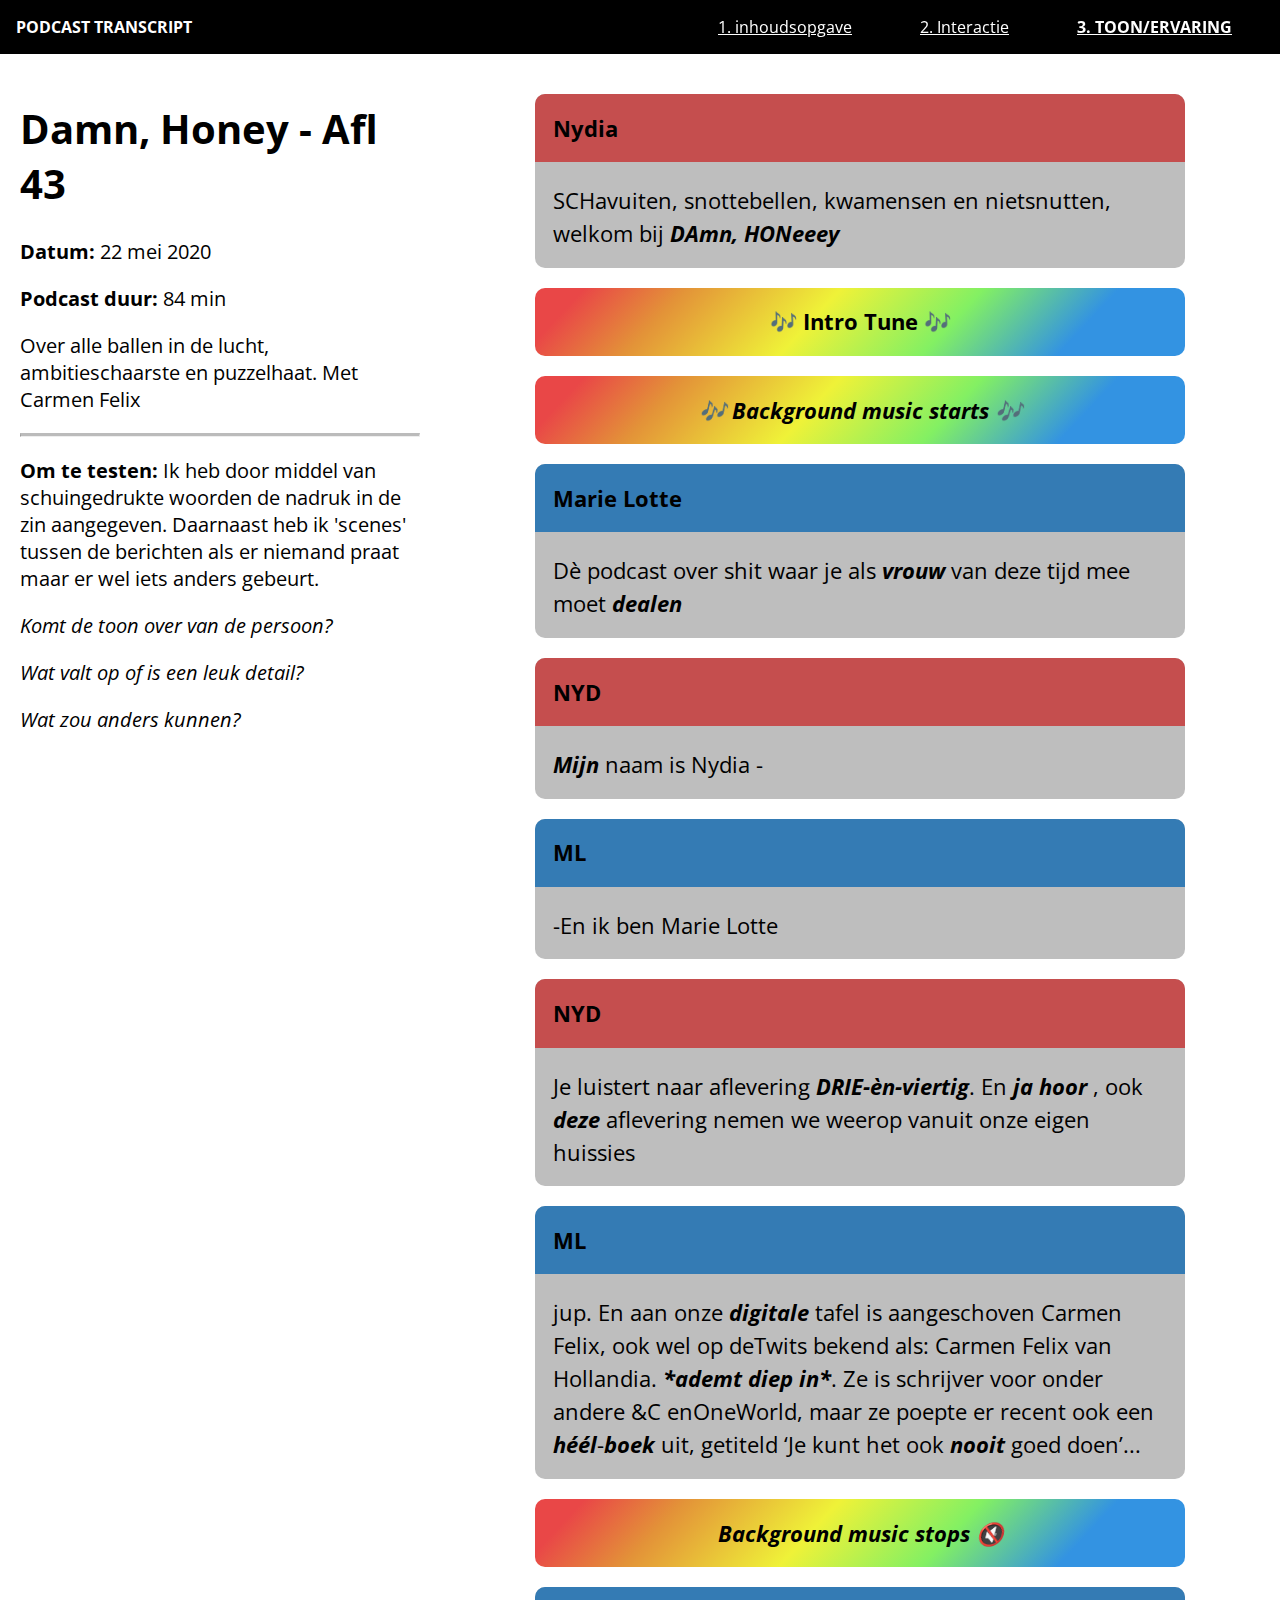
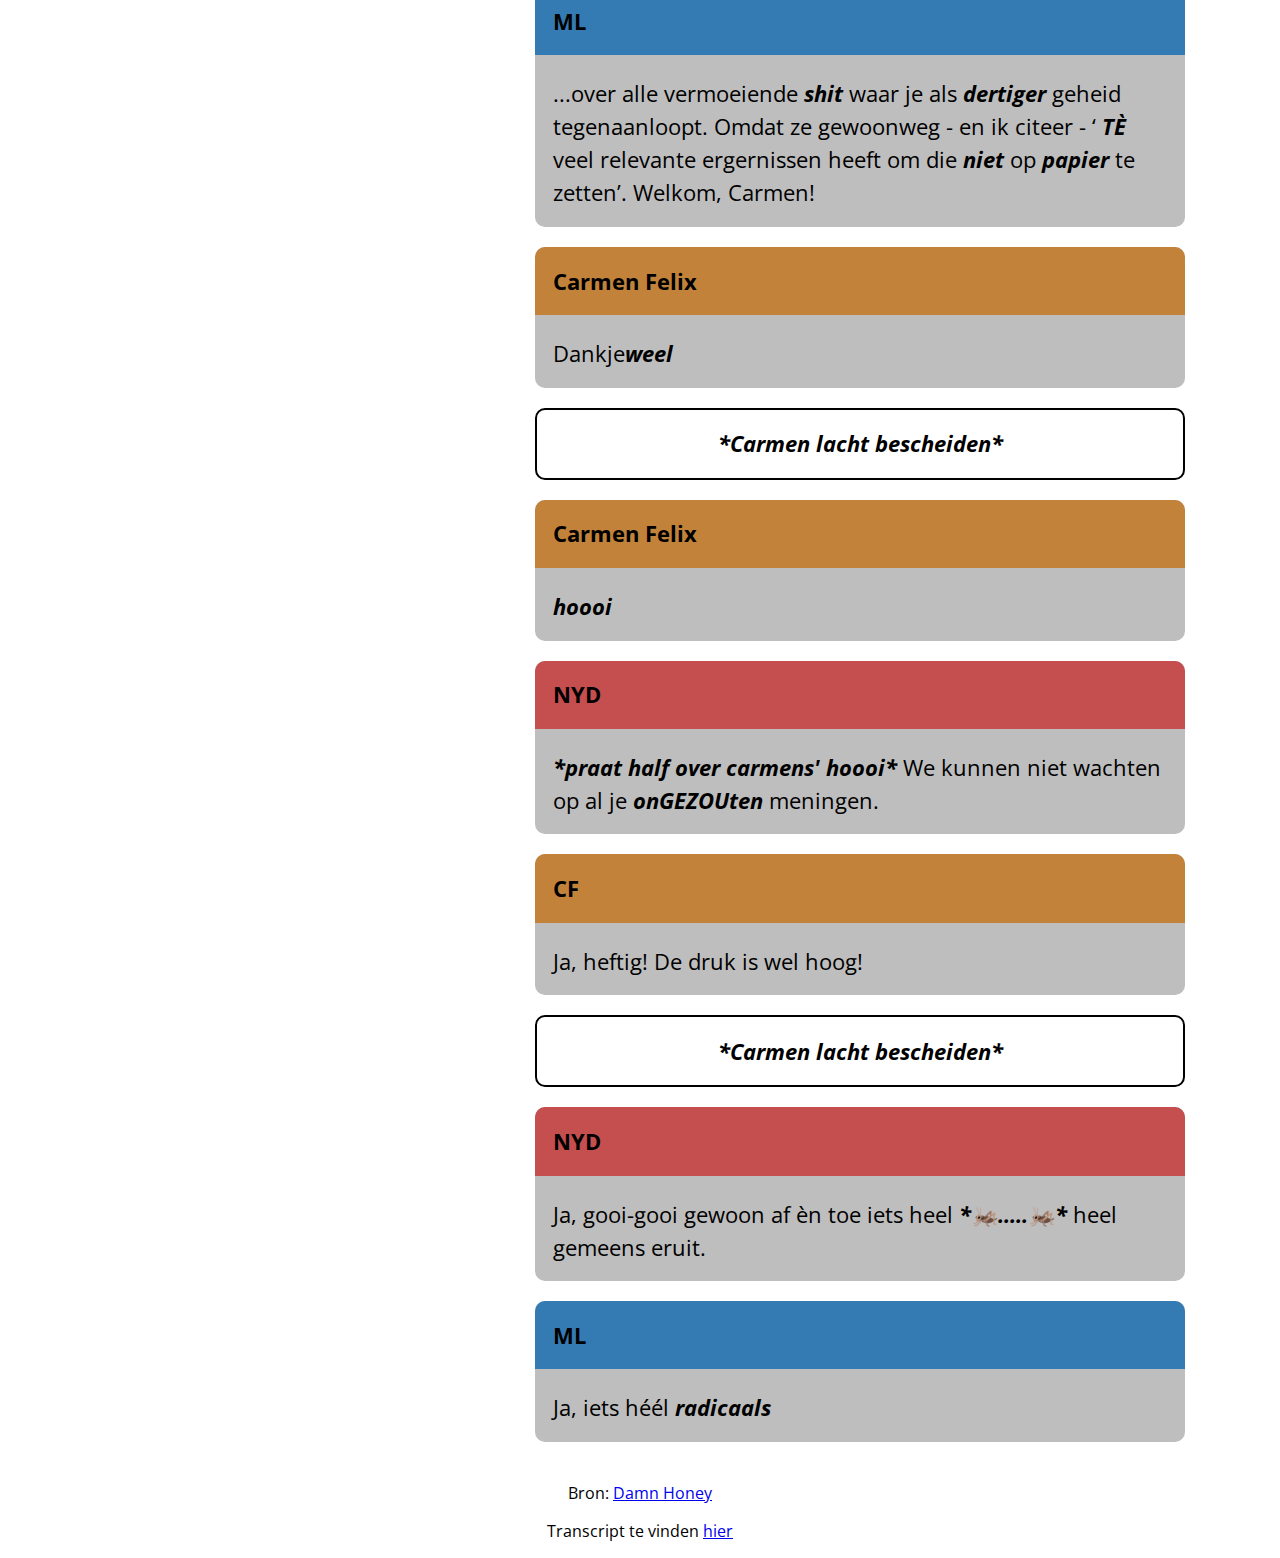
<file: podcast-test2/emotie/emotie.html>
<!DOCTYPE html>
<html lang="nl">
<head>
    <meta charset="UTF-8">
    <meta name="viewport" content="width=device-width, initial-scale=1.0">
    <link rel="stylesheet" href="../css/style.css">
    <link rel="preconnect" href="https://fonts.gstatic.com">
    <link href="https://fonts.googleapis.com/css2?family=Open+Sans:ital,wght@0,400;0,700;1,400&display=swap" rel="stylesheet"> 
    <title>Podcast test 2</title>
</head>
<body class="emotie">

    <header>
        <p>Podcast Transcript</p>
        <div class="nav">
            <a href="../index.html">1. inhoudsopgave</a>
            <a href="../interactie/interactie.html">2. Interactie</a>
            <a href="#" class="target">3. Toon/ervaring</a>
        </div>
    </header>
<!-- 
    <div class="options">
        <a href="#" class="target">optie 1</a>
        <a href="./emotie2.html">optie 2</a>
        <a href="./emotie3.html">optie 3</a>
    </div> -->
    <main>
        <section class="info">
            <h1>Damn, Honey - Afl 43</h1>
            <p> <strong>Datum:</strong> 22 mei 2020 </p>
            <p> <strong>Podcast duur: </strong> 84 min</p>
            <p> Over alle ballen in de lucht, ambitieschaarste en puzzelhaat. Met Carmen Felix</p>

            <hr class="solid">
            <p> <strong>Om te testen:</strong> Ik heb door middel van schuingedrukte woorden de nadruk in de zin aangegeven. Daarnaast heb ik 'scenes' tussen de berichten
            als er niemand praat maar er wel iets anders gebeurt. </p>
            <p> <i>Komt de toon over van de persoon?</i></p>
            <p> <i>Wat valt op of is een leuk detail?</i> </p>
            <p> <i>Wat zou anders kunnen?</i> </p>

        </section>

        <section class="transcript">
            <ul>
                <li>
                    <p class="person1">Nydia</p>
                    <p>SCHavuiten, snottebellen, kwamensen en nietsnutten, welkom bij  <i>DAmn,</i> <i>HONeeey</i></p>
                </li>
                <li class="tune">
                    <p>🎶 Intro Tune 🎶</p>
                </li>

                <li class="tune">
                    <p>  <i>🎶 Background music starts 🎶</i></p>
                </li>

                <li>
                    <p class="person2">Marie Lotte</p>
                    <p> Dè podcast over shit waar je als <i>vrouw</i> van deze tijd mee moet  <i>dealen</i> </p>
                </li>
                <li>
                    <p class="person1">NYD</p>
                    <p> <i>Mijn</i> naam is Nydia - </p>
                </li>

                <li>
                    <p class="person2">ML</p>
                    <p> -En ik ben Marie Lotte </p>
                </li>
                <li>
                    <p class="person1">NYD</p>
                    <p>Je luistert naar aflevering <i>DRIE-èn-viertig</i>. En <i>ja hoor</i> , ook <i>deze</i> aflevering nemen we weerop vanuit onze eigen huissies</p>
                </li>
                <li>
                    <p class="person2">ML</p>
                    <p>jup. En aan onze <i>digitale</i>  tafel is aangeschoven Carmen Felix, ook wel op deTwits bekend als: Carmen Felix van Hollandia. <i> *ademt diep in*</i>. Ze is schrijver voor onder andere &C enOneWorld, maar ze poepte er recent ook een <i>héél</i>-<i>boek</i>  uit, getiteld ‘Je kunt het ook <i>nooit</i> goed doen’... </p>
                </li>

                <li class="tune">
                    <p><i>Background music stops 🔇</i></p>
                </li>

                <li>
                    <p class="person2">ML</p>
                       <p>...over alle vermoeiende <i>shit</i> waar je als <i>dertiger</i> geheid tegenaanloopt. Omdat ze gewoonweg - en ik citeer - ‘ <i>TÈ</i> veel relevante ergernissen heeft om die <i>niet</i> op <i>papier</i> te zetten’. Welkom, Carmen!</p>
                </li>
                
                <li>
                    <p class="person3">Carmen Felix</p>
                    <p>Dankje<i>weel</i></p>
                </li>

                <li class="lacht">
                    <!-- <p class="person3">Carmen Felix</p> -->
                    <p><i>*Carmen lacht bescheiden*</i></p>
                </li>

                <li>
                    <p class="person3">Carmen Felix</p>
                    <p><i>hoooi</i> </p>
                </li>

                <li>
                    <p class="person1">NYD</p>
                    <p> <i>*praat half over carmens' hoooi*</i> We kunnen niet wachten op al je <i>onGEZOUten</i> meningen.</p>
                </li>

                <li>
                    <p class="person3">CF</p>
                    <p>Ja, heftig! De druk is wel hoog!</p>
                </li>

                <li class="lacht">
                    <!-- <p class="person3">Carmen Felix</p> -->
                    <p><i>*Carmen lacht bescheiden*</i></p>
                </li>

                <li>
                    <p class="person1">NYD</p>
                    <p>Ja, gooi-gooi gewoon af èn toe iets heel <i>*🦗.....🦗*</i>   heel gemeens eruit.</p>
                </li>

                <li>
                    <p class="person2">ML</p>
                    <p>Ja, iets héél <i>radicaals</i></p>
                </li>

            </ul>
        </section>

    </main>

    <footer>
        <p>Bron: <a href="https://www.damnhoney.nl/aflevering-43/">Damn Honey</a></p>
        <p>Transcript te vinden <a href="https://www.damnhoney.nl/wp-content/uploads/TRANSCRIPT-Afl.-43-DAMN-HONEY-Carmen-Felix.pdf">hier</a></p>
    </footer>
    <script src="../script.js"></script>
</body>
</html>
</file>
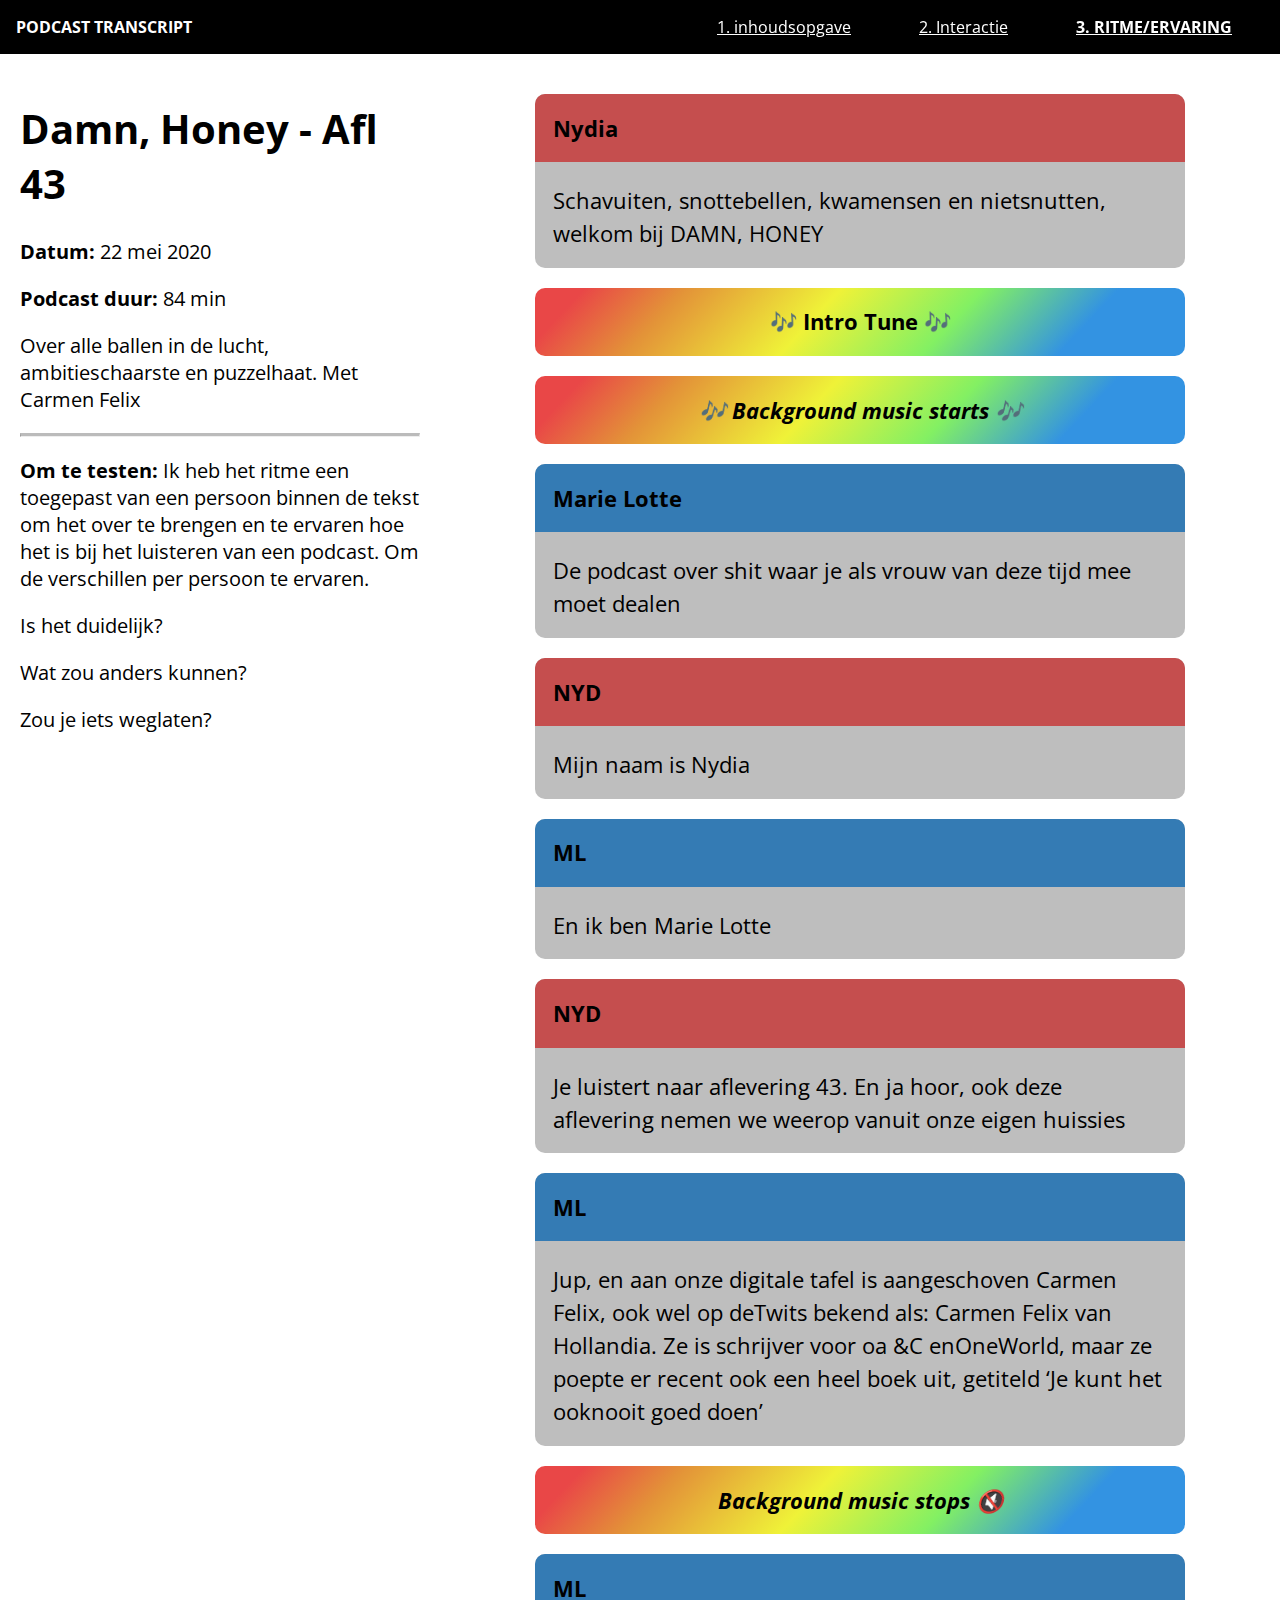
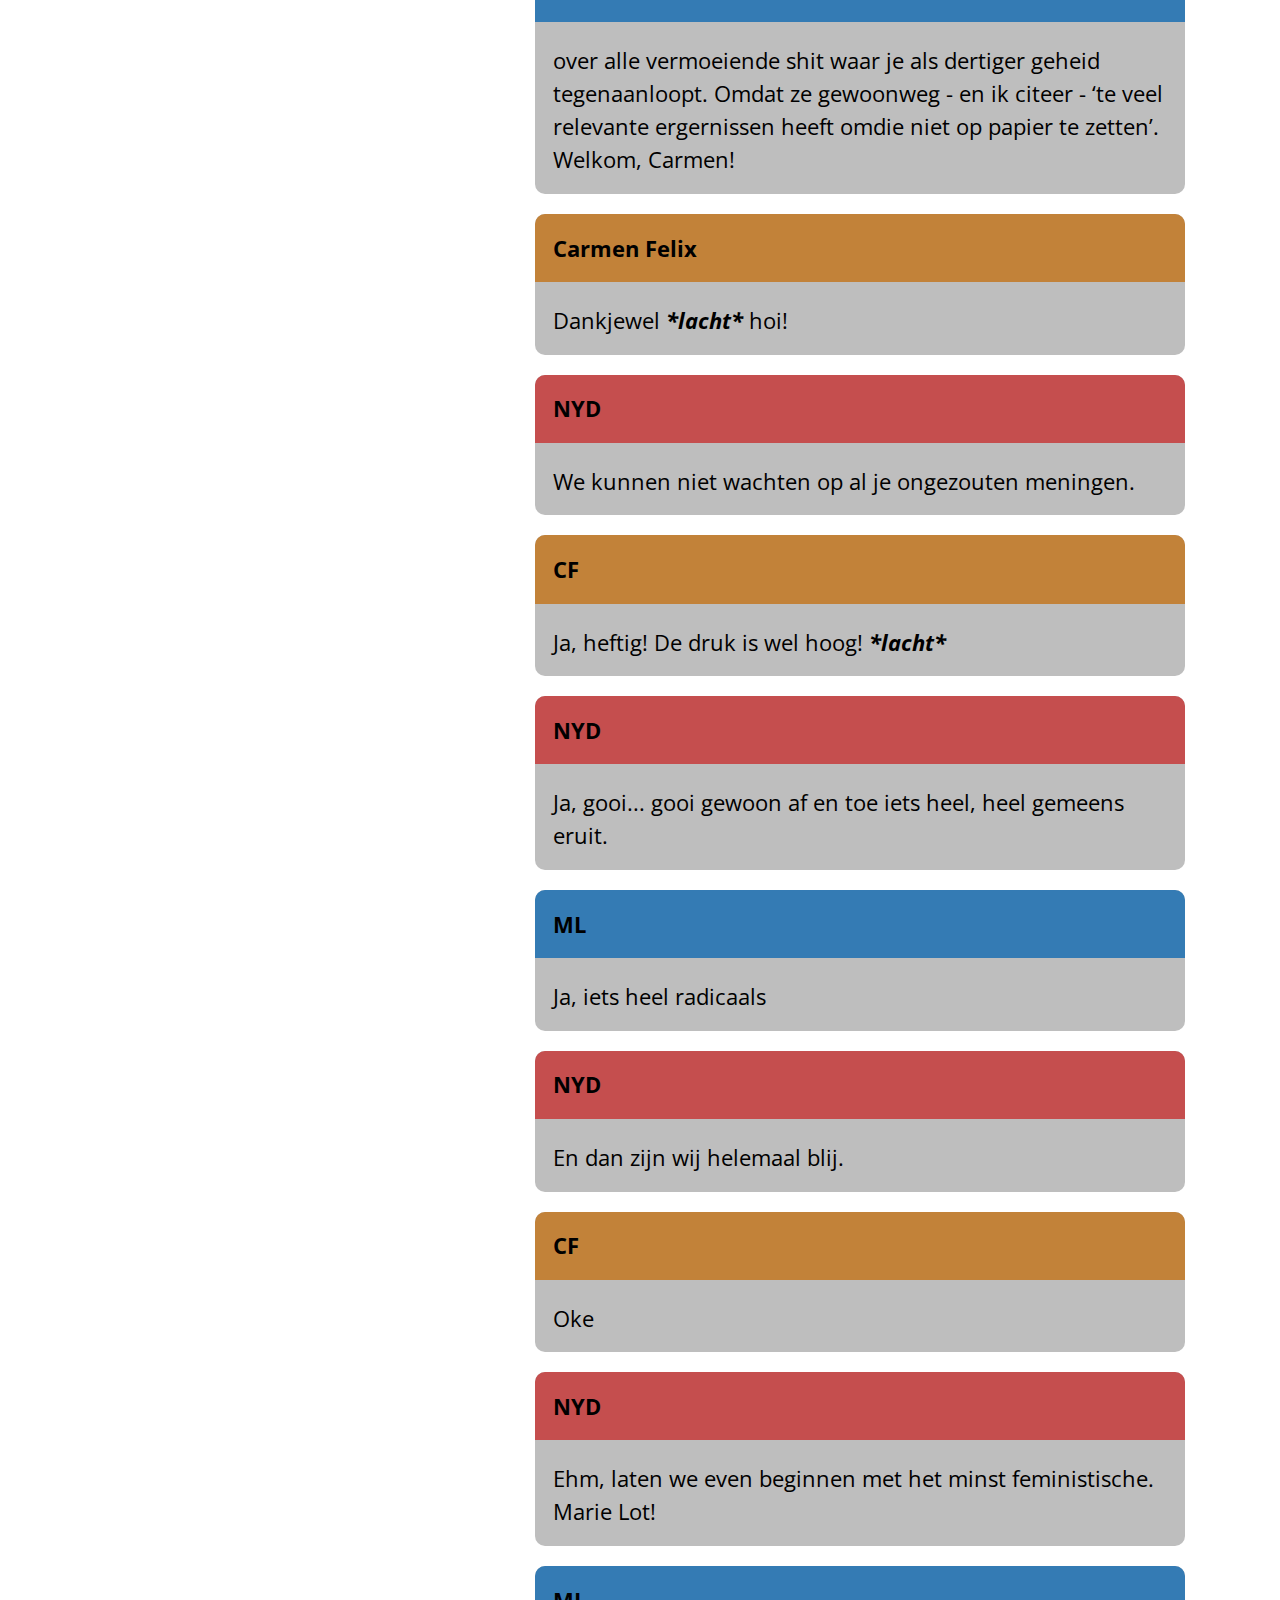
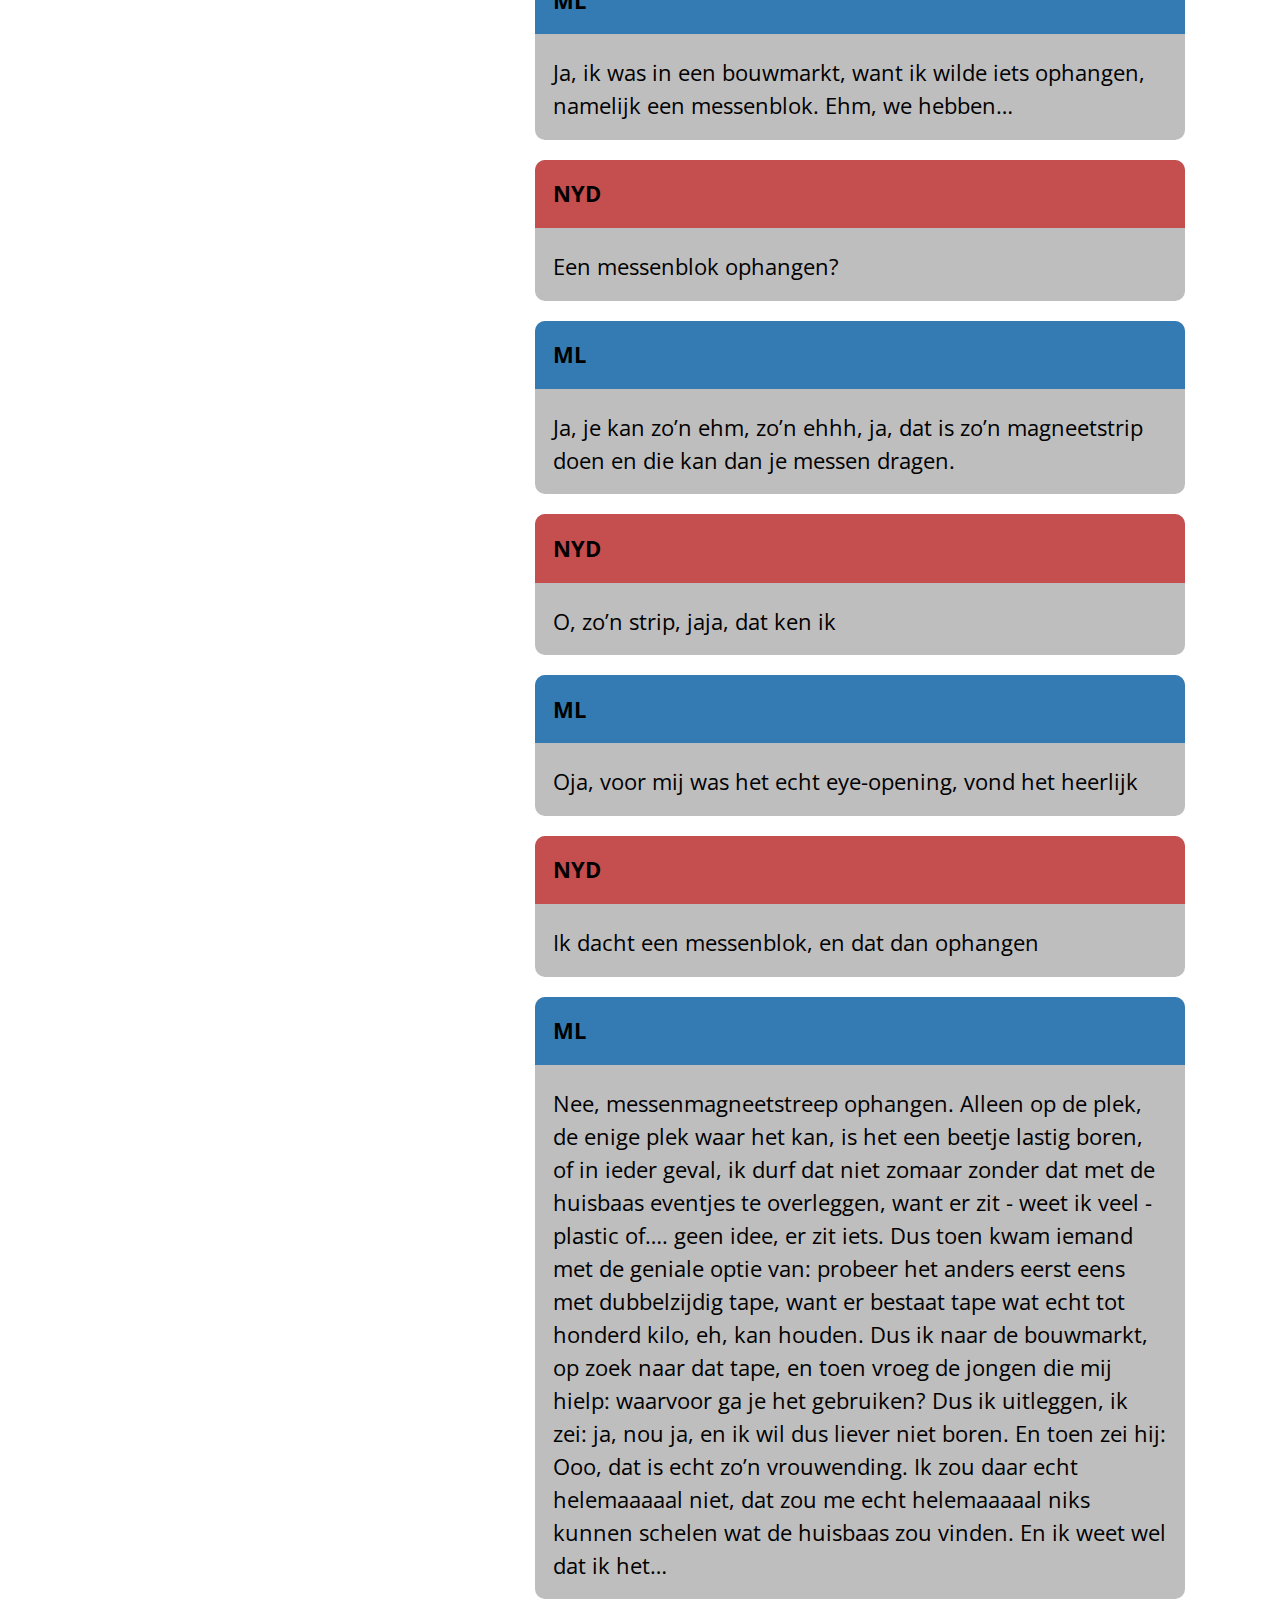
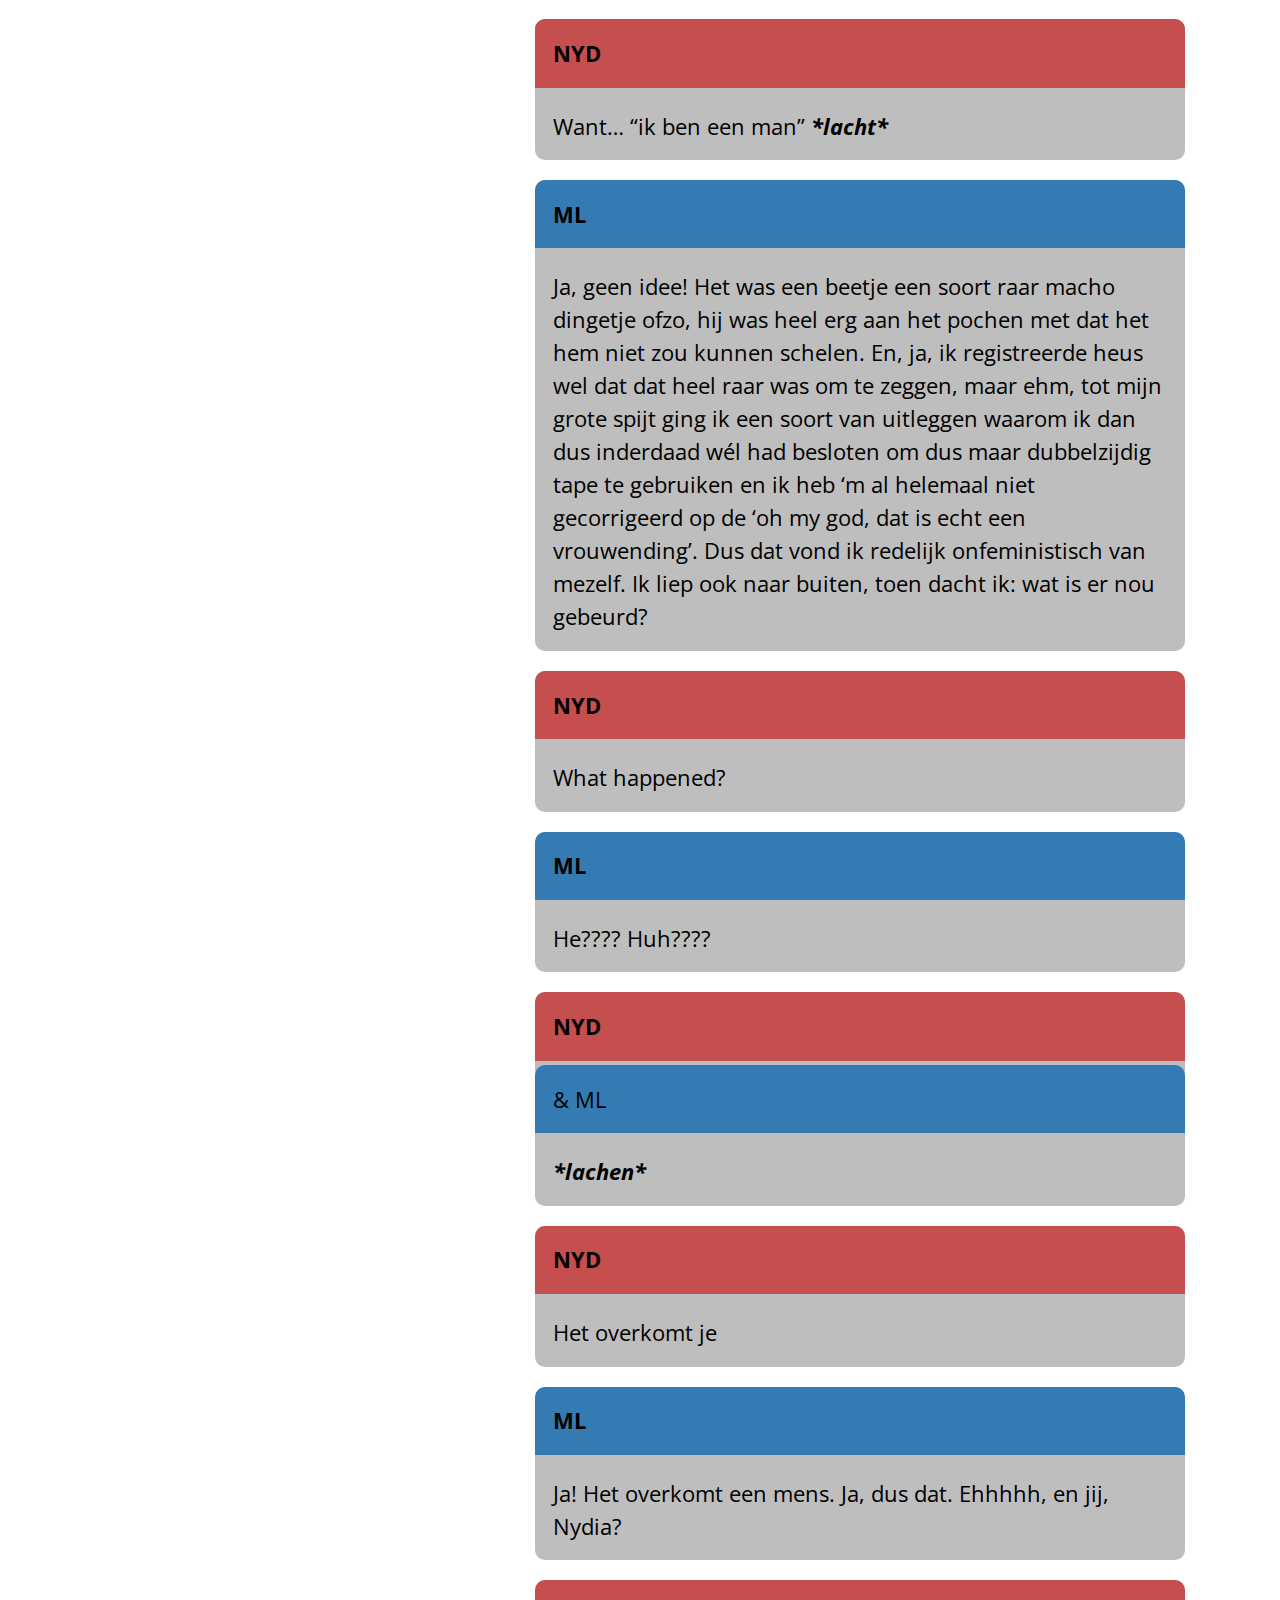
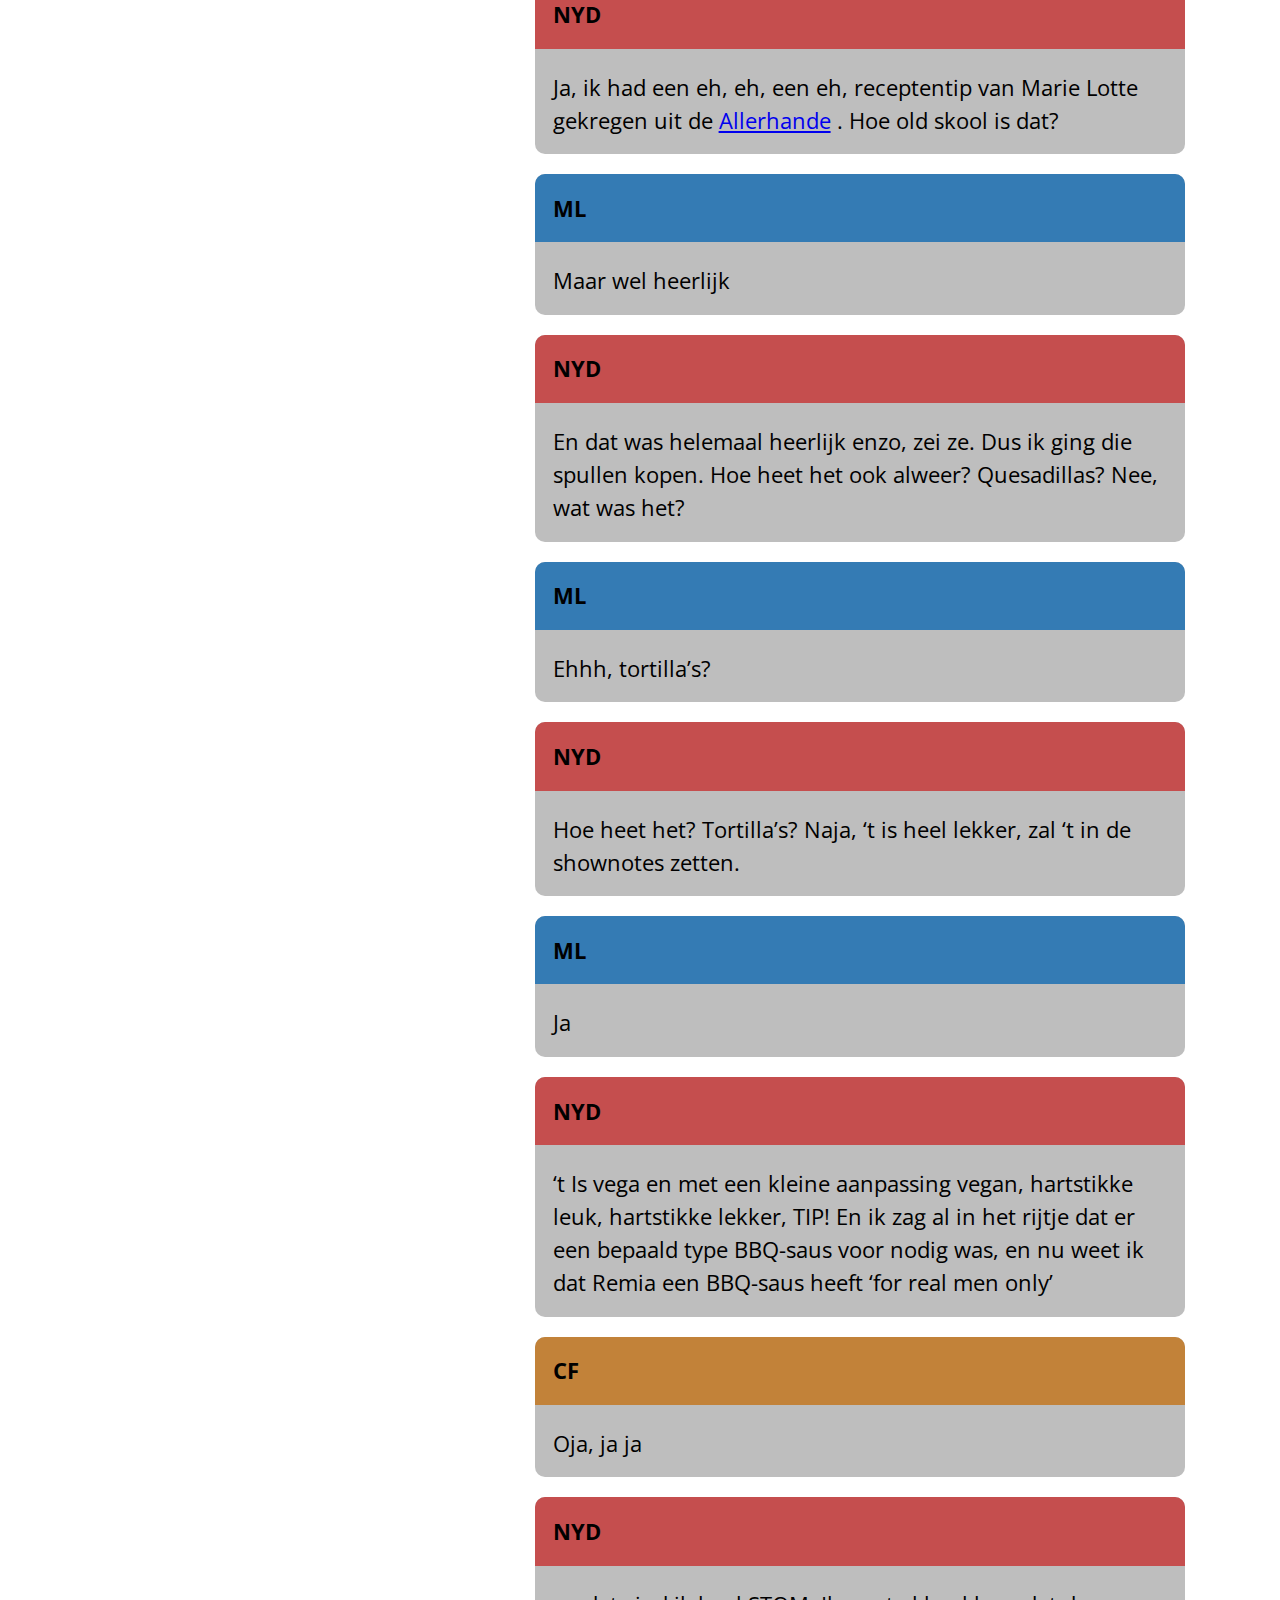
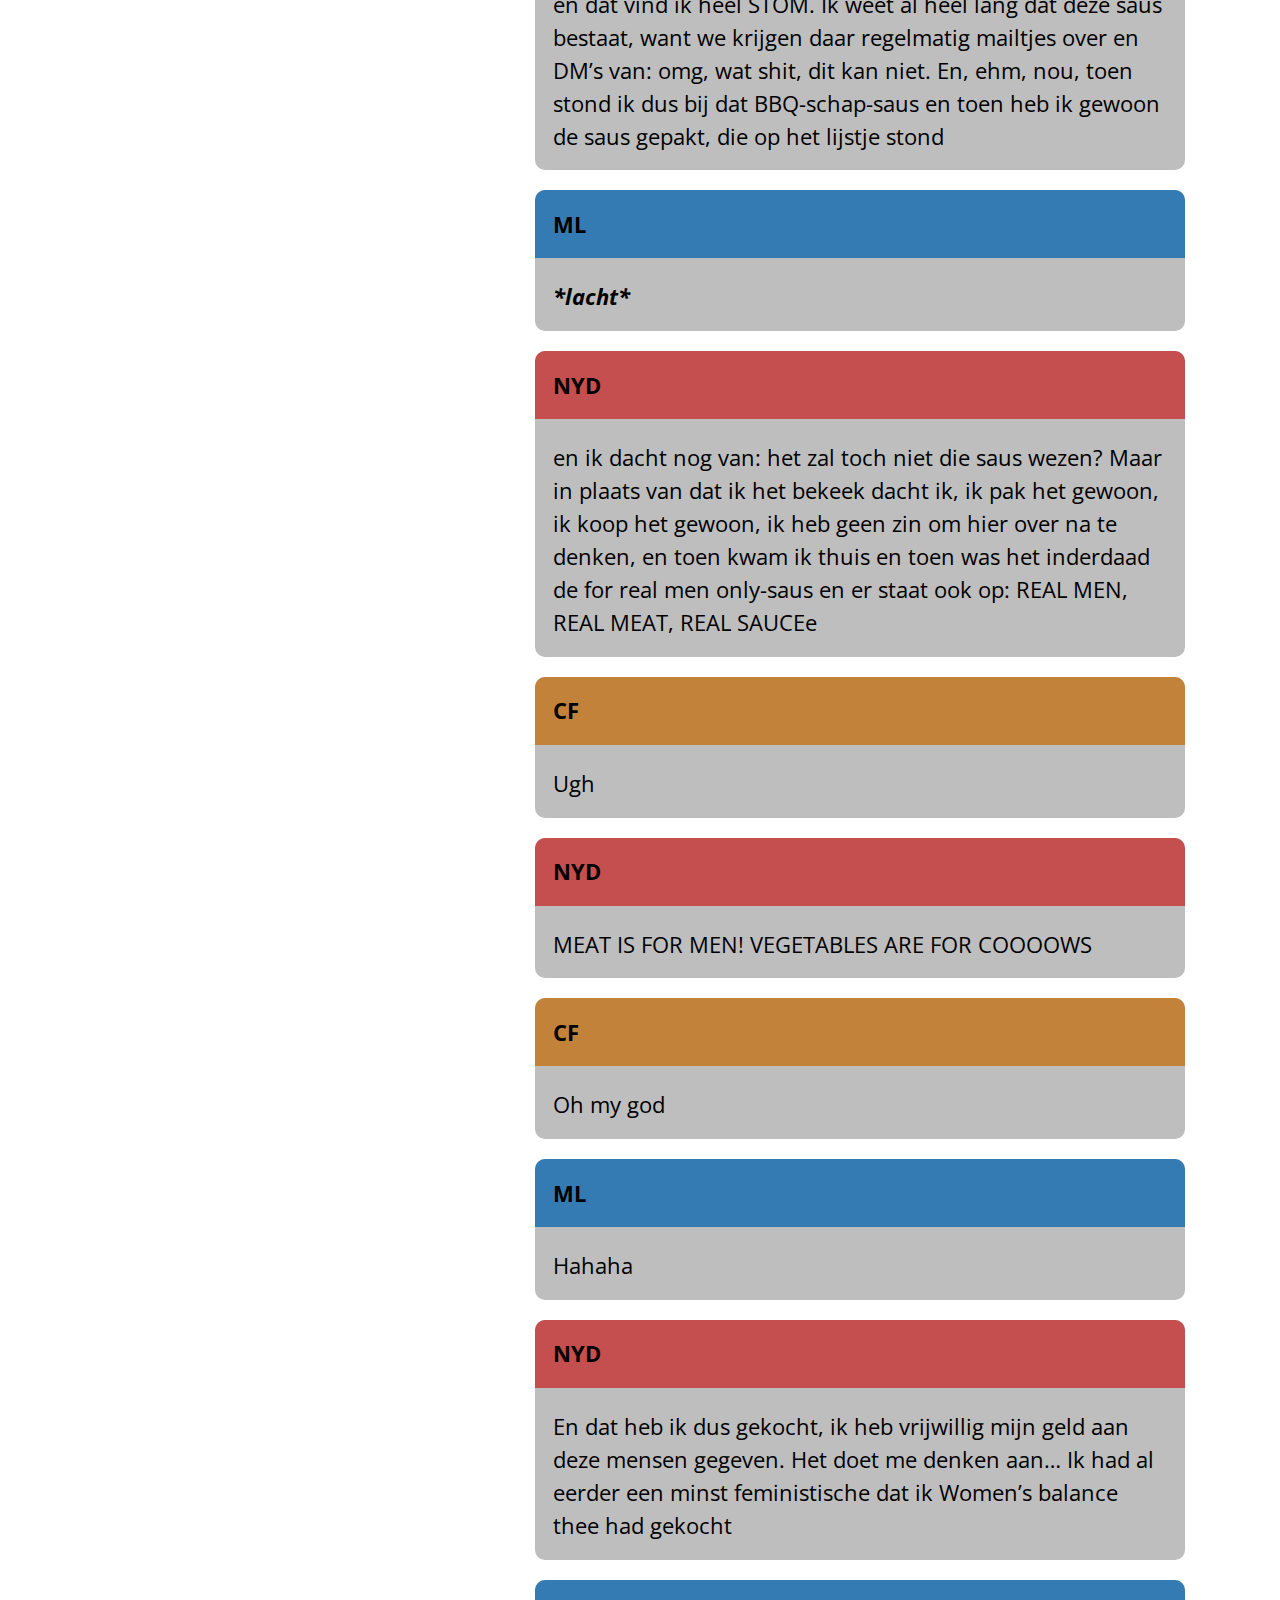
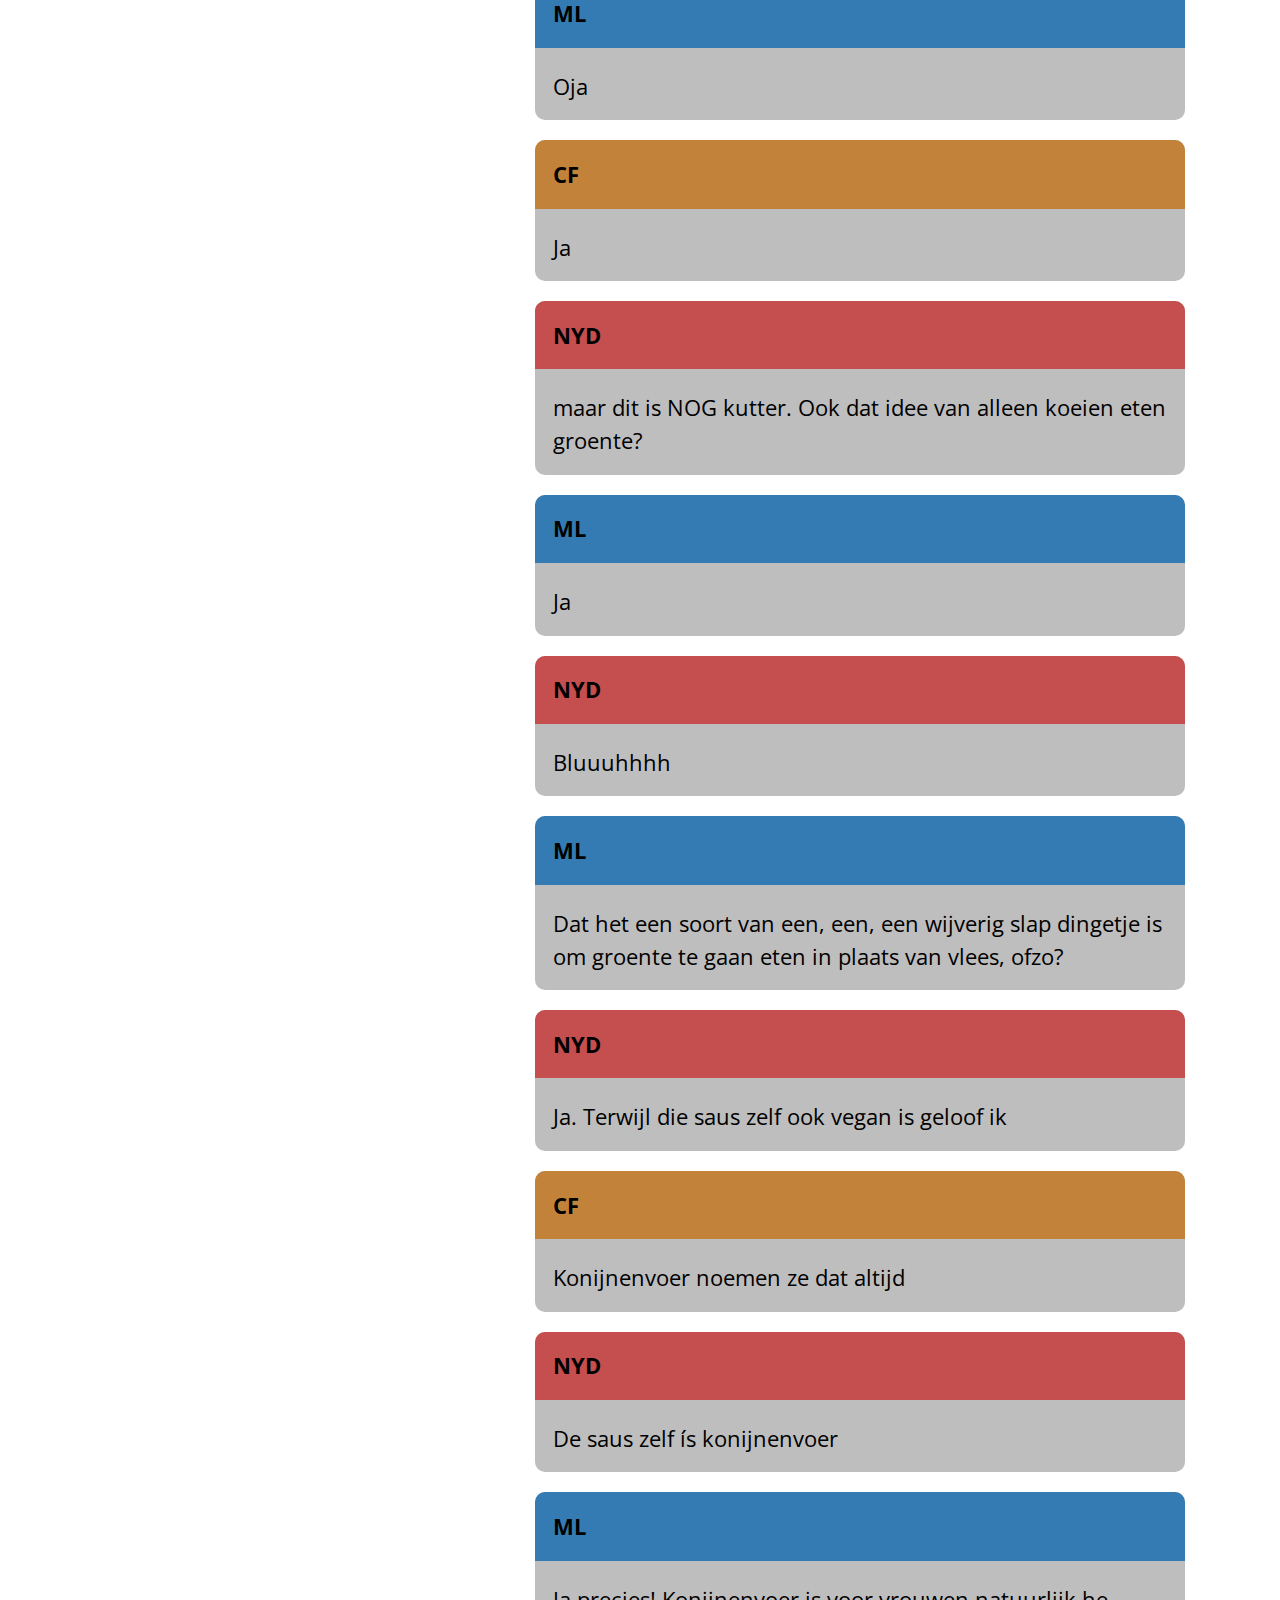
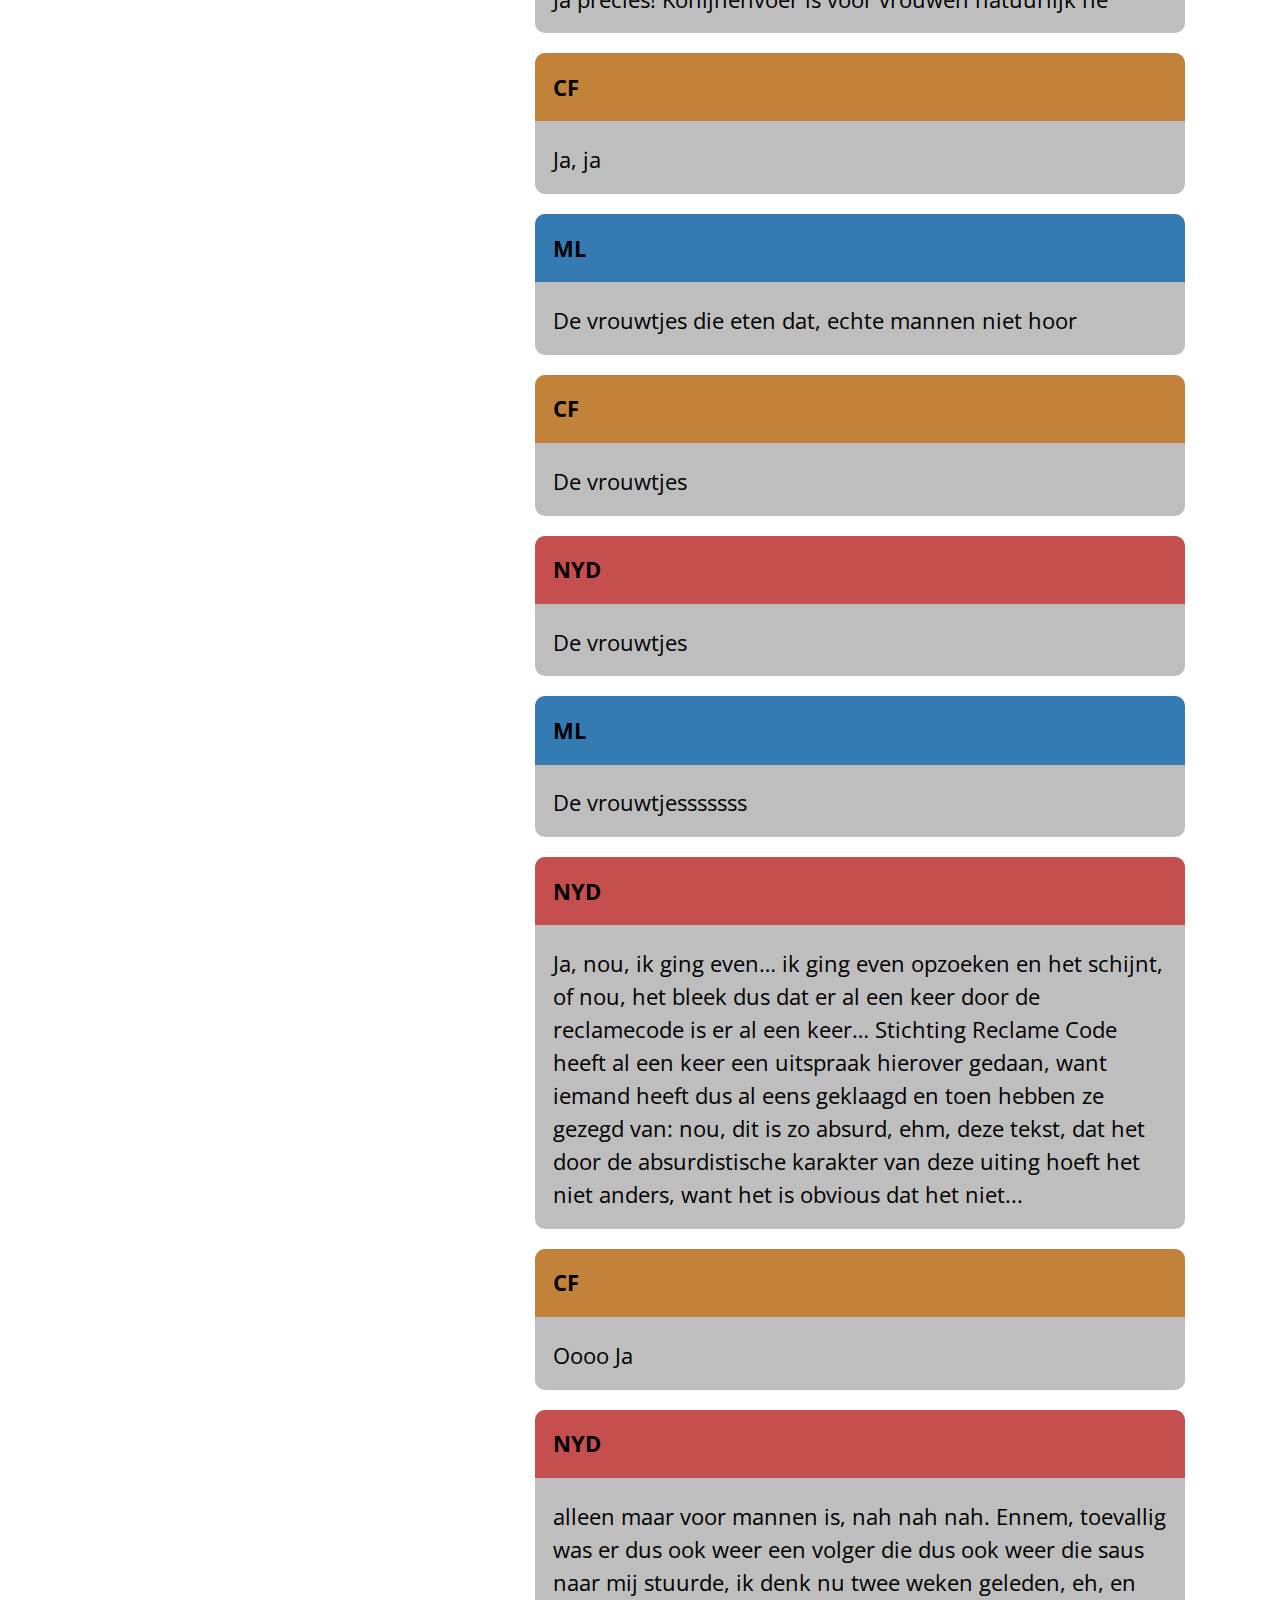
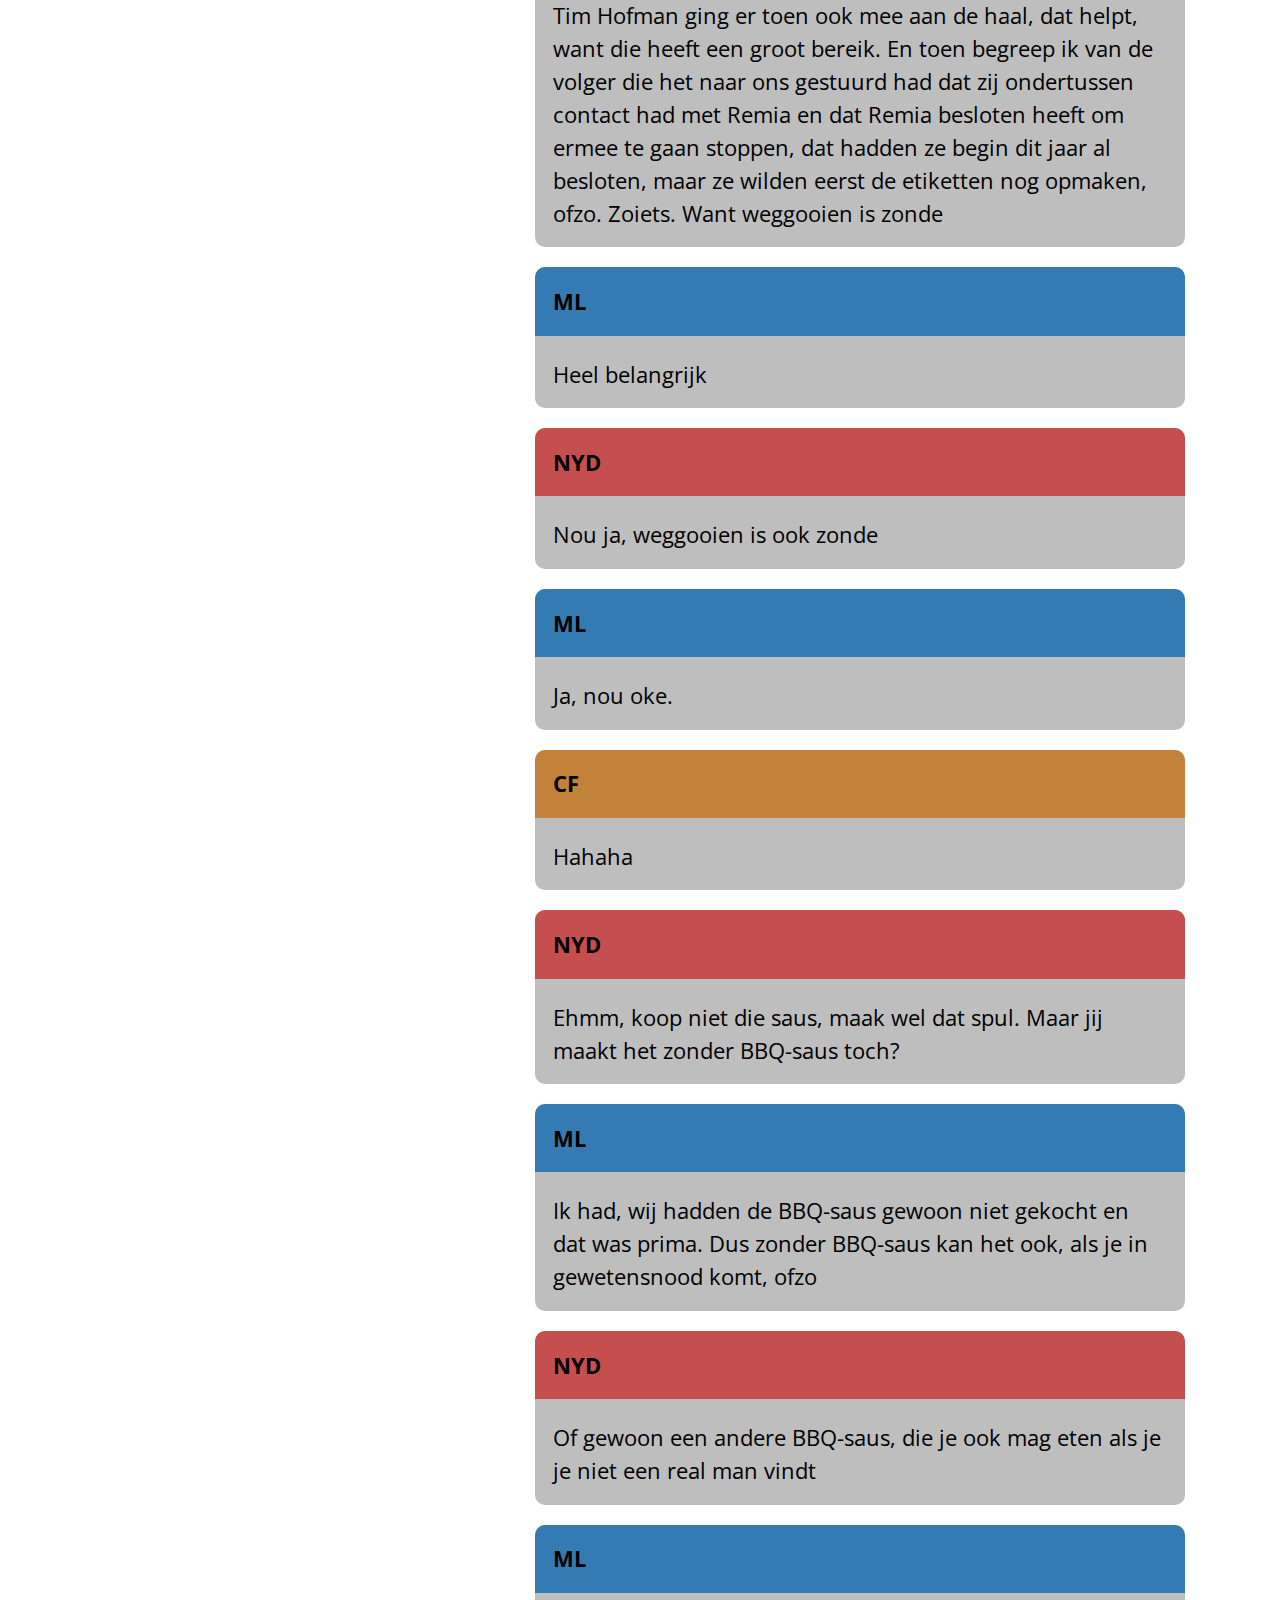
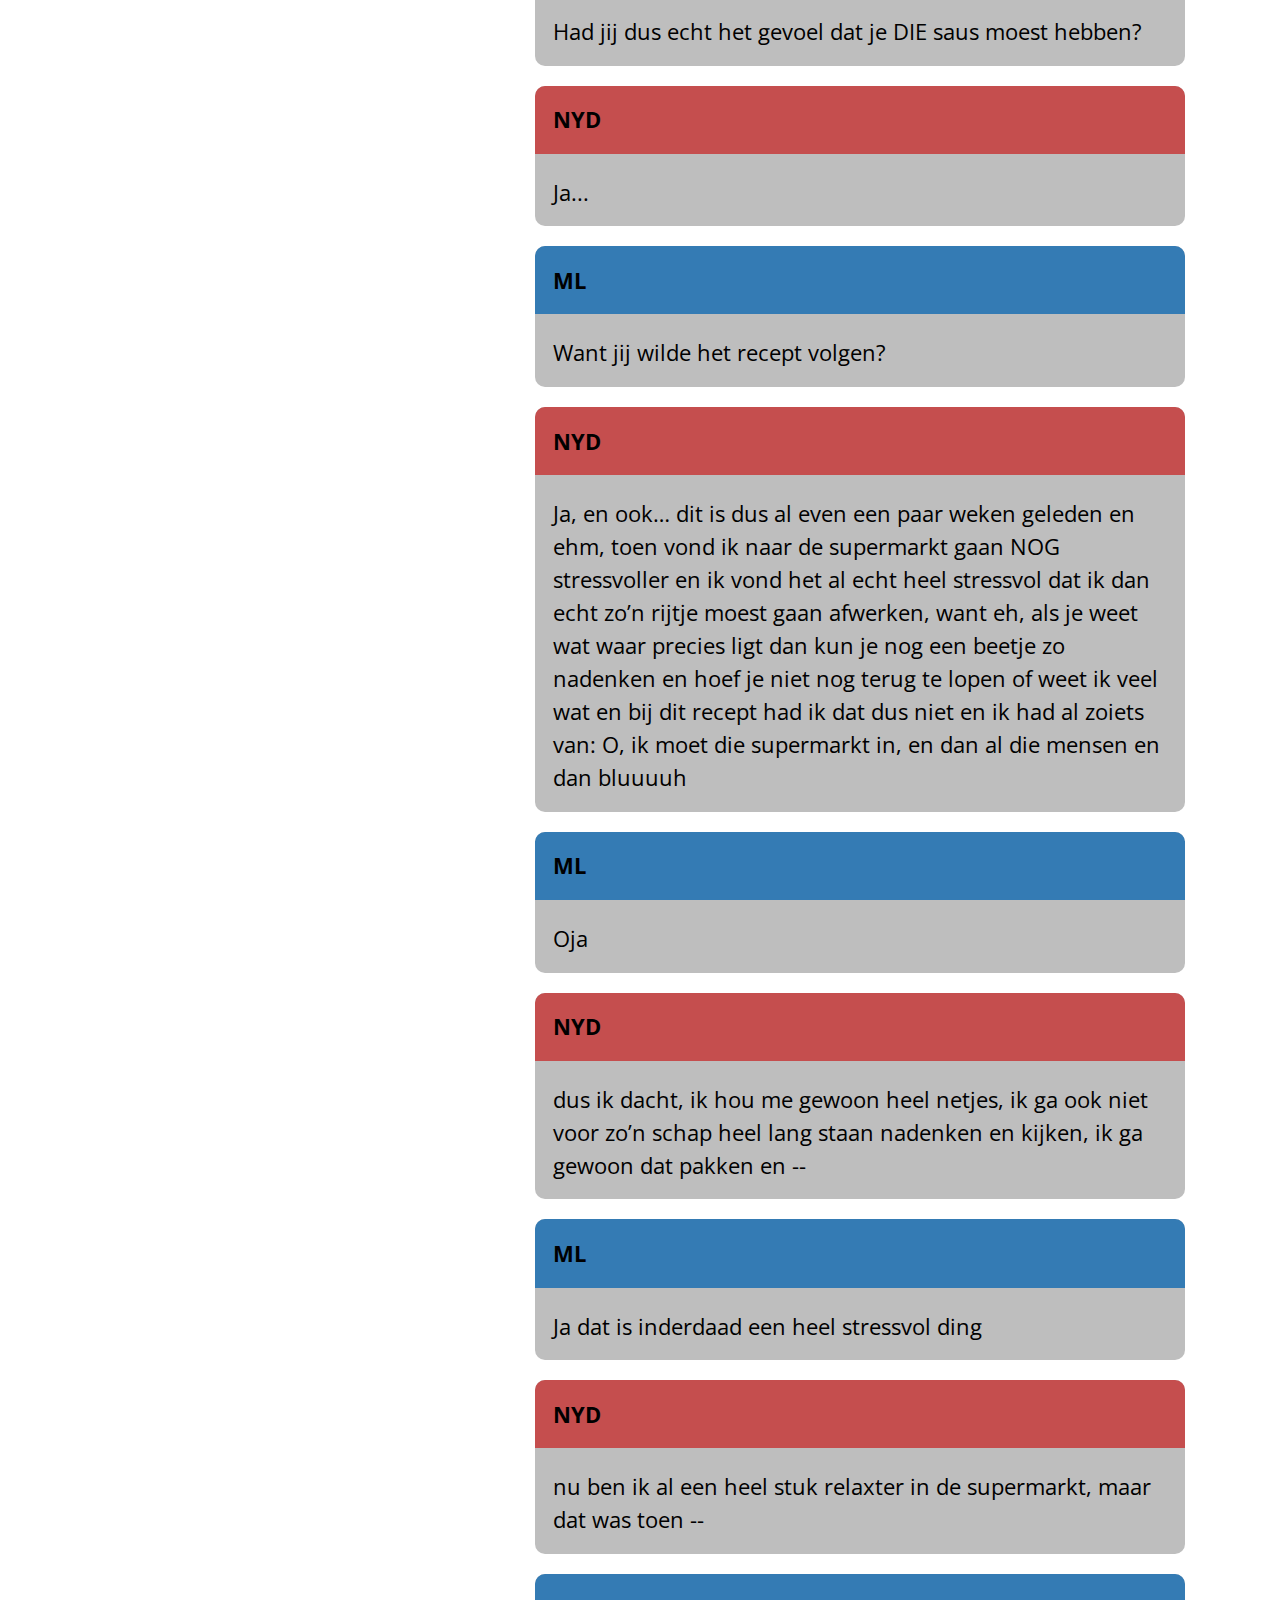
<file: podcast-test2/emotie/emotie2.html>
<!DOCTYPE html>
<html lang="nl">
<head>
    <meta charset="UTF-8">
    <meta name="viewport" content="width=device-width, initial-scale=1.0">
    <link rel="stylesheet" href="../css/style.css">
    <link rel="preconnect" href="https://fonts.gstatic.com">
    <link href="https://fonts.googleapis.com/css2?family=Open+Sans:ital,wght@0,400;0,700;1,400&display=swap" rel="stylesheet"> 
    <title>Podcast test 2</title>
</head>
<body>

    <header>
        <p>Podcast Transcript</p>
        <div class="nav">
            <a href="../index.html">1. inhoudsopgave</a>
            <a href="../interactie/interactie.html">2. Interactie</a>
            <a href="#" class="target">3. Ritme/ervaring</a>
        </div>
    </header>

    <!-- <div class="options">
        <a href="./emotie.html">optie 1</a>
        <a href="#" class="target">optie 2</a>
        <a href="./emotie3.html">optie 3</a>
    </div> -->
    <main>
        <section class="info">
            <h1>Damn, Honey - Afl 43</h1>
            <p> <strong>Datum:</strong> 22 mei 2020 </p>
            <p> <strong>Podcast duur: </strong> 84 min</p>
            <p> Over alle ballen in de lucht, ambitieschaarste en puzzelhaat. Met Carmen Felix</p>

            <hr class="solid">
            <p> <strong>Om te testen:</strong> Ik heb het ritme een toegepast van een persoon binnen de tekst om het over te brengen en te ervaren hoe het is bij het luisteren van een podcast. Om de verschillen per persoon te ervaren.</p>
            <!-- <p>Bekijk de 3 opties, en vertel me wat je ziet en wat jij denkt dat het betekent.</p> -->
            <p>Is het duidelijk?</p>
            <p>Wat zou anders kunnen?</p>
            <p>Zou je iets weglaten?</p>

        </section>

        <section class="transcript">
            <ul>
                <li>
                    <p class="person1">Nydia</p>
                    <p>Schavuiten, snottebellen, kwamensen en nietsnutten, welkom bij  <span class="blue">DAMN,</span> <span class="pink">HONEY</span></p>
                </li>
                <li class="tune">
                    <p>🎶 Intro Tune 🎶</p>
                </li>

                <li class="tune">
                    <p>  <i>🎶 Background music starts 🎶</i></p>
                </li>

                <li>
                    <p class="person2">Marie Lotte</p>
                    <p>De podcast over shit waar je als vrouw van deze tijd mee moet dealen</p>
                </li>
                <li>
                    <p class="person1">NYD</p>
                    <p> Mijn naam is Nydia </p>
                </li>

                <li>
                    <p class="person2">ML</p>
                    <p>En ik ben Marie Lotte </p>
                </li>
                <li>
                    <p class="person1">NYD</p>
                    <p>Je luistert naar aflevering 43. En ja hoor, ook deze aflevering nemen we weerop vanuit onze eigen huissies</p>
                </li>
                <li>
                    <p class="person2">ML</p>
                    <p>Jup, en aan onze digitale tafel is aangeschoven Carmen Felix, ook wel op deTwits bekend als: Carmen Felix van Hollandia. Ze is schrijver voor oa &C enOneWorld, maar ze poepte er recent ook een heel boek uit, getiteld ‘Je kunt het ooknooit goed doen’ </p>
                </li>

                <li class="tune">
                    <p><i>Background music stops 🔇</i></p>
                </li>

                <li>
                    <p class="person2">ML</p>
                       <p>over alle vermoeiende shit waar je als dertiger geheid tegenaanloopt. Omdat ze gewoonweg - en ik citeer - ‘te veel relevante ergernissen heeft omdie niet op papier te zetten’. Welkom, Carmen!</p>
                </li>
                
                <li>
                    <p class="person3">Carmen Felix</p>
                    <p>Dankjewel <i>*lacht*</i>  hoi!</p>
                </li>

                <li>
                    <p class="person1">NYD</p>
                    <p>We kunnen niet wachten op al je ongezouten meningen.</p>
                </li>

                <li>
                    <p class="person3">CF</p>
                    <p>Ja, heftig! De druk is wel hoog! <i>*lacht*</i> </p>
                </li>

                <li>
                    <p class="person1">NYD</p>
                    <p>Ja, gooi... gooi gewoon af en toe iets heel, heel gemeens eruit.</p>
                </li>

                <li>
                    <p class="person2">ML</p>
                    <p>Ja, iets heel radicaals</p>
                </li>

                <li>
                    <p class="person1">NYD</p>
                    <p> En dan zijn wij helemaal blij.</p>
                </li>

                <li id="vrouwenDingetje">
                    <p class="person3">CF</p>
                    <p>Oke</p>
                </li>

                <li>
                    <p class="person1">NYD</p>
                    <p>  Ehm, laten we even beginnen met het minst feministische. Marie Lot!</p>
                </li>

                <li>
                    <p class="person2">ML</p>
                    <p> Ja, ik was in een bouwmarkt, want ik wilde iets ophangen, namelijk een
                        messenblok. Ehm, we hebben…</p>
                </li>

                <li>
                    <p class="person1">NYD</p>
                    <p> Een messenblok ophangen?</p>
                </li>

                <li>
                    <p class="person2">ML</p>
                    <p> Ja, je kan zo’n ehm, zo’n ehhh, ja, dat is zo’n magneetstrip doen en die kan dan je
                        messen dragen.</p>
                </li>

                <li>
                    <p class="person1">NYD</p>
                    <p> O, zo’n strip, jaja, dat ken ik</p>
                </li>

                <li>
                    <p class="person2">ML</p>
                    <p>  Oja, voor mij was het echt eye-opening, vond het heerlijk</p>
                </li>

                <li>
                    <p class="person1">NYD</p>
                    <p> Ik dacht een messenblok, en dat dan ophangen</p>
                </li>

                <li>
                    <p class="person2">ML</p>
                    <p> 
                        Nee, messenmagneetstreep ophangen. Alleen op de plek, de enige plek waar het
                        kan, is het een beetje lastig boren, of in ieder geval, ik durf dat niet zomaar zonder
                        dat met de huisbaas eventjes te overleggen, want er zit - weet ik veel - plastic of….
                        geen idee, er zit iets. Dus toen kwam iemand met de geniale optie van: probeer het
                        anders eerst eens met dubbelzijdig tape, want er bestaat tape wat echt tot honderd
                        kilo, eh, kan houden. Dus ik naar de bouwmarkt, op zoek naar dat tape, en toen vroeg
                        de jongen die mij hielp: waarvoor ga je het gebruiken? Dus ik uitleggen, ik zei: ja, nou
                        ja, en ik wil dus liever niet boren. En toen zei hij: Ooo, dat is echt zo’n vrouwending. Ik
                        zou daar echt helemaaaaal niet, dat zou me echt helemaaaaal niks kunnen schelen
                        wat de huisbaas zou vinden. En ik weet wel dat ik het… 
                    </p>
                </li>

                <li>
                    <p class="person1">NYD</p>
                    <p> Want… “ik ben een man” <i>*lacht*</i></p>
                </li>

                <li>
                    <p class="person2">ML</p>
                    <p> 
                        Ja, geen idee! Het was een beetje een soort raar macho dingetje ofzo, hij was
                        heel erg aan het pochen met dat het hem niet zou kunnen schelen. En, ja, ik
                        registreerde heus wel dat dat heel raar was om te zeggen, maar ehm, tot mijn grote
                        spijt ging ik een soort van uitleggen waarom ik dan dus inderdaad wél had besloten
                        om dus maar dubbelzijdig tape te gebruiken en ik heb ‘m al helemaal niet
                        gecorrigeerd op de ‘oh my god, dat is echt een vrouwending’. Dus dat vond ik redelijk
                        onfeministisch van mezelf. Ik liep ook naar buiten, toen dacht ik: wat is er nou
                        gebeurd?
                    </p>
                </li>

                <li>
                    <p class="person1">NYD</p>
                    <p> What happened?</p>
                </li>

                <li>
                    <p class="person2">ML</p>
                    <p>  He???? Huh????</p>
                </li>

                <li>
                    <p class="person1">NYD</p>
                    <p class="person2">& ML</p>
                    <p> <i>*lachen*</i></p>
                </li>

                <li id="forRealMen">
                    <p class="person1">NYD</p>
                    <p> Het overkomt je</p>
                </li>

                <li>
                    <p class="person2">ML</p>
                    <p> Ja! Het overkomt een mens. Ja, dus dat. Ehhhhh, en jij, Nydia?</p>
                </li>

                <li>
                    <p class="person1">NYD</p>
                    <p> Ja, ik had een eh, eh, een eh, receptentip van Marie Lotte gekregen uit de
                     <a href="https://www.ah.nl/allerhande/recept/R-R1193853/tortilla-s-met-zoete-aardappel-avocado-en-pulled-vega-stukjes" target="_blank">Allerhande</a> . Hoe old skool is dat?</p>
                </li>

                <li>
                    <p class="person2">ML</p>
                    <p> Maar wel heerlijk</p>
                </li>

                <li>
                    <p class="person1">NYD</p>
                    <p> En dat was helemaal heerlijk enzo, zei ze. Dus ik ging die spullen kopen. Hoe
                        heet het ook alweer? Quesadillas? Nee, wat was het?</p>
                </li>

                <li>
                    <p class="person2">ML</p>
                    <p>  Ehhh, tortilla’s?</p>
                </li>

                <li>
                    <p class="person1">NYD</p>
                    <p> Hoe heet het? Tortilla’s? Naja, ‘t is heel lekker, zal ‘t in de shownotes zetten.</p>
                </li>

                <li>
                    <p class="person2">ML</p>
                    <p> Ja </p>
                </li>

                <li>
                    <p class="person1">NYD</p>
                    <p> ‘t Is vega en met een kleine aanpassing vegan, hartstikke leuk, hartstikke lekker,
                        TIP! En ik zag al in het rijtje dat er een bepaald type BBQ-saus voor nodig was, en nu
                        weet ik dat Remia een BBQ-saus heeft ‘for real men only’</p>
                </li>

                <li>
                    <p class="person3">CF</p>
                    <p> Oja, ja ja</p>
                </li>

                <li>
                    <p class="person1">NYD</p>
                    <p> en dat vind ik heel STOM. Ik weet al heel lang dat deze saus bestaat, want we
                        krijgen daar regelmatig mailtjes over en DM’s van: omg, wat shit, dit kan niet. En,
                        ehm, nou, toen stond ik dus bij dat BBQ-schap-saus en toen heb ik gewoon de saus
                        gepakt, die op het lijstje stond</p>
                </li>

                <li>
                    <p class="person2">ML</p>
                    <p><i>*lacht*</i></p>
                </li>

                <li>
                    <p class="person1">NYD</p>
                    <p>  en ik dacht nog van: het zal toch niet die saus wezen? Maar in plaats van dat ik
                        het bekeek dacht ik, ik pak het gewoon, ik koop het gewoon, ik heb geen zin om hier
                        over na te denken, en toen kwam ik thuis en toen was het inderdaad de for real men
                        only-saus en er staat ook op: REAL MEN, REAL MEAT, REAL SAUCEe</p>
                </li>

                <li>
                    <p class="person3">CF</p>
                    <p> Ugh</p>
                </li>

                <li>
                    <p class="person1">NYD</p>
                    <p> MEAT IS FOR MEN! VEGETABLES ARE FOR COOOOWS</p>
                </li>

                <li>
                    <p class="person3">CF</p>
                    <p>  Oh my god</p>
                </li>

                <li>
                    <p class="person2">ML</p>
                    <p> Hahaha</p>
                </li>

                <li>
                    <p class="person1">NYD</p>
                    <p> En dat heb ik dus gekocht, ik heb vrijwillig mijn geld aan deze mensen gegeven.
                        Het doet me denken aan… Ik had al eerder een minst feministische dat ik Women’s
                        balance thee had gekocht</p>
                </li>

                <li>
                    <p class="person2">ML</p>
                    <p> Oja</p>
                </li>

                <li>
                    <p class="person3">CF</p>
                    <p> Ja</p>
                </li>

                <li>
                    <p class="person1">NYD</p>
                    <p> maar dit is NOG kutter. Ook dat idee van alleen koeien eten groente?</p>
                </li>

                <li>
                    <p class="person2">ML</p>
                    <p> Ja</p>
                </li>

                <li>
                    <p class="person1">NYD</p>
                    <p> Bluuuhhhh</p>
                </li>

                <li>
                    <p class="person2">ML</p>
                    <p> 
                        Dat het een soort van een, een, een wijverig slap dingetje is om groente te gaan 
                        eten in plaats van vlees, ofzo?
                    </p>
                </li>

                <li>
                    <p class="person1">NYD</p>
                    <p> Ja. Terwijl die saus zelf ook vegan is geloof ik</p>
                </li>

                <li>
                    <p class="person3">CF</p>
                    <p> Konijnenvoer noemen ze dat altijd</p>
                </li>

                <li>
                    <p class="person1">NYD</p>
                    <p> De saus zelf ís konijnenvoer</p>
                </li>

                <li>
                    <p class="person2">ML</p>
                    <p> Ja precies! Konijnenvoer is voor vrouwen natuurlijk he</p>
                </li>

                <li>
                    <p class="person3">CF</p>
                    <p> Ja, ja</p>
                </li>

                <li>
                    <p class="person2">ML</p>
                    <p> De vrouwtjes die eten dat, echte mannen niet hoor</p>
                </li>

                <li>
                    <p class="person3">CF</p>
                    <p> De vrouwtjes</p>
                </li>

                <li>
                    <p class="person1">NYD</p>
                    <p> De vrouwtjes</p>
                </li>

                <li>
                    <p class="person2">ML</p>
                    <p> De vrouwtjesssssss</p>
                </li>

                <li>
                    <p class="person1">NYD</p>
                    <p> Ja, nou, ik ging even… ik ging even opzoeken en het schijnt, of nou, het bleek
                        dus dat er al een keer door de reclamecode is er al een keer… Stichting Reclame
                        Code heeft al een keer een uitspraak hierover gedaan, want iemand heeft dus al eens
                        geklaagd en toen hebben ze gezegd van: nou, dit is zo absurd, ehm, deze tekst, dat
                        het door de absurdistische karakter van deze uiting hoeft het niet anders, want het is
                        obvious dat het niet...</p>
                </li>

                <li>
                    <p class="person3">CF</p>
                    <p> Oooo Ja</p>
                </li>

                <li>
                    <p class="person1">NYD</p>
                    <p> alleen maar voor mannen is, nah nah nah. Ennem, toevallig was er dus ook weer
                        een volger die dus ook weer die saus naar mij stuurde, ik denk nu twee weken
                        geleden, eh, en Tim Hofman ging er toen ook mee aan de haal, dat helpt, want die
                        heeft een groot bereik. En toen begreep ik van de volger die het naar ons gestuurd
                        had dat zij ondertussen contact had met Remia en dat Remia besloten heeft om
                        ermee te gaan stoppen, dat hadden ze begin dit jaar al besloten, maar ze wilden
                        eerst de etiketten nog opmaken, ofzo. Zoiets. Want weggooien is zonde</p>
                </li>

                <li>
                    <p class="person2">ML</p>
                    <p> Heel belangrijk</p>
                </li>

                <li>
                    <p class="person1">NYD</p>
                    <p> Nou ja, weggooien is ook zonde</p>
                </li>

                <li>
                    <p class="person2">ML</p>
                    <p> Ja, nou oke.</p>
                </li>

                <li>
                    <p class="person3">CF</p>
                    <p> Hahaha</p>
                </li>

                <li>
                    <p class="person1">NYD</p>
                    <p> Ehmm, koop niet die saus, maak wel dat spul. Maar jij maakt het zonder
                        BBQ-saus toch?</p>
                </li>

                <li>
                    <p class="person2">ML</p>
                    <p> Ik had, wij hadden de BBQ-saus gewoon niet gekocht en dat was prima. Dus
                        zonder BBQ-saus kan het ook, als je in gewetensnood komt, ofzo</p>
                </li>

                <li>
                    <p class="person1">NYD</p>
                    <p>  Of gewoon een andere BBQ-saus, die je ook mag eten als je je niet een real man
                        vindt</p>
                </li>

                <li>
                    <p class="person2">ML</p>
                    <p>  Had jij dus echt het gevoel dat je DIE saus moest hebben?</p>
                </li>

                <li>
                    <p class="person1">NYD</p>
                    <p> Ja...</p>
                </li>

                <li>
                    <p class="person2">ML</p>
                    <p> Want jij wilde het recept volgen?</p>
                </li>

                <li>
                    <p class="person1">NYD</p>
                    <p> Ja, en ook… dit is dus al even een paar weken geleden en ehm, toen vond ik
                        naar de supermarkt gaan NOG stressvoller en ik vond het al echt heel stressvol dat ik
                        dan echt zo’n rijtje moest gaan afwerken, want eh, als je weet wat waar precies ligt
                        dan kun je nog een beetje zo nadenken en hoef je niet nog terug te lopen of weet ik
                        veel wat en bij dit recept had ik dat dus niet en ik had al zoiets van: O, ik moet die
                        supermarkt in, en dan al die mensen en dan bluuuuh</p>
                </li>

                <li>
                    <p class="person2">ML</p>
                    <p> Oja</p>
                </li>

                <li>
                    <p class="person1">NYD</p>
                    <p> dus ik dacht, ik hou me gewoon heel netjes, ik ga ook niet voor zo’n schap heel
                        lang staan nadenken en kijken, ik ga gewoon dat pakken en --</p>
                </li>

                <li>
                    <p class="person2">ML</p>
                    <p> Ja dat is inderdaad een heel stressvol ding</p>
                </li>

                <li>
                    <p class="person1">NYD</p>
                    <p> nu ben ik al een heel stuk relaxter in de supermarkt, maar dat was toen --</p>
                </li>

                <li>
                    <p class="person2">ML</p>
                    <p> Ja</p>
                </li>

                <li>
                    <p class="person1">NYD</p>
                    <p> -- ook alweer anders. Het gaat zo hard he?</p>
                </li>

                <li>
                    <p class="person1">ML</p>
                    <p> Nou, en toen maakte je een fatale fout. Maar dat geeft niet</p>
                </li>

                <li>
                    <p class="person3">CF</p>
                    <p> Genant!</p>
                </li>

                <li>
                    <p class="person1">NYD</p>
                    <p>  Carmen?</p>
                </li>

                <li>
                    <p class="person3">CF</p>
                    <p> Ehhh ja</p>
                </li>

                <li id="buzzCuts">
                    <p class="person1">NYD</p>
                    <p> Ben jij de femimist ingegaan?</p>
                </li>

                <li>
                    <p class="person3">CF</p>
                    <p> Ik ben absoluut de femimist ingegaan de afgelopen paar weken. Ik, eh, heb
                        artikelen en Instagramposts gezien van vrouwen voornamelijk die hun haar af
                        hebben geschoren, want ze dachten: FUCK IT, het is quarantainetijd en ik ga dat
                        doen. En ik betrapte mezelf er de hele tijd op dat ik dacht van: UUWHL, wat LELIJK,
                        waarom zou je jezelf dat aandoen? Waarom zou je kort haar nemen?
                    </p>
                </li>

                <li>
                    <p class="person1">NYD</p>
                    <p class="person2">ML</p>
                    <p>  <i>*lachen*</i> </p>
                </li>

                <li>
                    <p class="person3">CF</p>
                    <p> Dat ziet er toch niet… Je ziet er niet meer uit? Waarom zou je dat doen?
                        Zonde! Die lange lokken van je! En --</p>
                </li>

                <li>
                    <p class="person2">ML</p>
                    <p> Je bent net een vent!</p>
                </li>

                <li>
                    <p class="person3">CF</p>
                    <p> Ja, nee, maar echt! Dat dacht ik. En toen dacht ik van: ehhhhh, waar de fuck
                        maak ik me druk om? Yo, A) het zijn andere mensen en B) zou ik me ooit druk maken
                        als een kerel een ander kapsel neemt omdat ie daar toevallig zelf zin in heeft? En,
                        nou ja, het was een smerige gedachte van mezelf, maar ik had die telkens weer
                        omdat ik het zelf gewoon niet zou doen. Ehm, ik heb niet het hoofd ervoor denk ik, ik
                        ben dan een soort grote… peer. Maar --
                    </p>
                </li>

                <li>
                    <p class="person2">ML</p>
                    <p> Die theorie heb ik ook over mezelf</p>
                </li>

                <li>
                    <p class="person3">CF</p>
                    <p> <i>*lacht*</i> Ik zou het zelf niet doen, maar iemand anders voelt zich daar
                        waarschijnlijk heel erg lekker bij en, ehm, waarom… ben ik zo…. ehm, veroordelend
                        over het kapsel van een andere vrouw?</p>
                </li>




            </ul>
        </section>

    </main>

    <footer>
        <p>Bron: <a href="https://www.damnhoney.nl/aflevering-43/">Damn Honey</a></p>
        <p>Transcript te vinden <a href="https://www.damnhoney.nl/wp-content/uploads/TRANSCRIPT-Afl.-43-DAMN-HONEY-Carmen-Felix.pdf">hier</a></p>
    </footer>
    <script src="../script.js"></script>
</body>
</html>
</file>
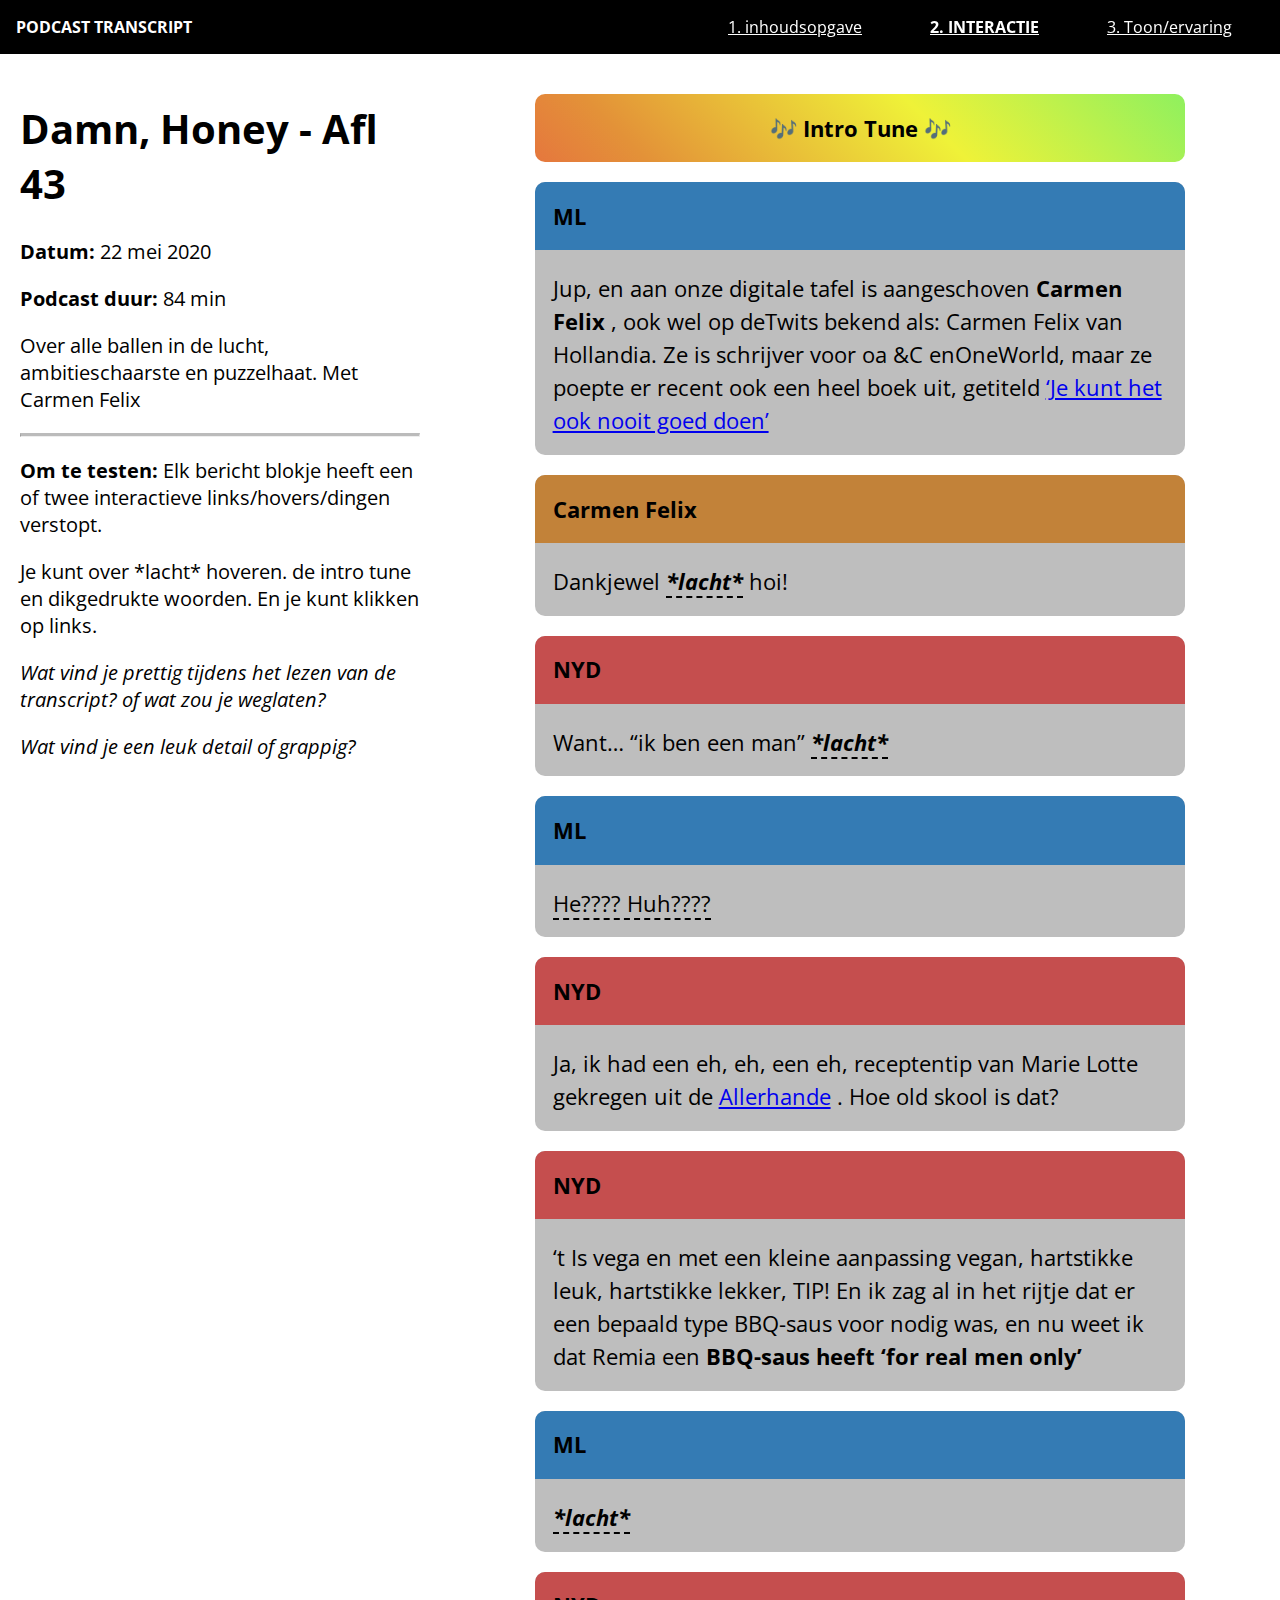
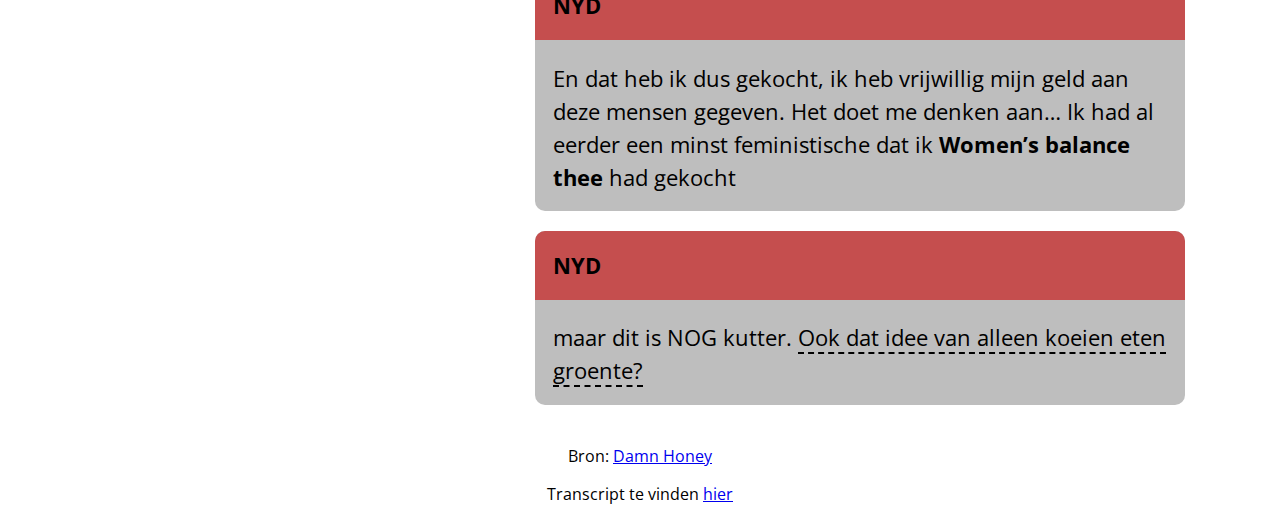
<file: podcast-test2/interactie/interactie.html>
<!DOCTYPE html>
<html lang="nl">
<head>
    <meta charset="UTF-8">
    <meta name="viewport" content="width=device-width, initial-scale=1.0">
    <link rel="stylesheet" href="../css/style.css">
    <link rel="preconnect" href="https://fonts.gstatic.com">
    <link href="https://fonts.googleapis.com/css2?family=Open+Sans:ital,wght@0,400;0,700;1,400&display=swap" rel="stylesheet"> 
    <title>Podcast test 2</title>
</head>
<body class='interaction'>

    <header>
        <p>Podcast Transcript</p>
        <div class="nav">
            <a href="../index.html">1. inhoudsopgave</a>
            <a href="#" class="target">2. Interactie</a>
            <a href="../emotie/emotie.html">3. Toon/ervaring </a>
        </div>
    </header>
<!-- 
    <div class="options">
        <a href="#" class="target">optie 1</a>
        <a href="#">optie 2</a>
        <a href="#">optie 3</a>
    </div> -->
    <main>
        <section class="info">
            <h1>Damn, Honey - Afl 43</h1>
            <p> <strong>Datum:</strong> 22 mei 2020 </p>
            <p> <strong>Podcast duur: </strong> 84 min</p>
            <p> Over alle ballen in de lucht, ambitieschaarste en puzzelhaat. Met Carmen Felix</p>
            <hr class="solid">
            <p> <strong>Om te testen:</strong> Elk bericht blokje heeft een of twee interactieve links/hovers/dingen verstopt.</p>
            <p>Je kunt over *lacht* hoveren. de intro tune en dikgedrukte woorden. En je kunt klikken op links.</p>
            <!-- <p> <i>Wat vind je van de interacties?</i></p> -->
            <p> <i>Wat vind je prettig tijdens het lezen van de transcript? of wat zou je weglaten?</i></p>
            <p> <i>Wat vind je een leuk detail of grappig?</i></p>
        </section>

        <section class="transcript">
            <ul>
                <li class="tune">
                    <p> Intro Tune </p>
                </li>

                <!-- <li class="tune">
                    <p>  <i>🎶 Background music starts 🎶</i></p>
                </li> -->

                <li>
                    <p class="person2">ML</p>
                    <p>Jup, en aan onze digitale tafel is aangeschoven <strong> Carmen Felix <img src="../img/carmenFelix.jpg" alt="Carmen Felix"></strong>, ook wel op deTwits bekend als: Carmen Felix van Hollandia. Ze is schrijver voor oa &C enOneWorld, 
                        maar ze poepte er recent ook een heel boek uit, getiteld <span> <a href="https://www.bol.com/nl/f/je-kunt-het-ook-nooit-goed-doen/9200000114633983/" target="_blank">‘Je kunt het ook nooit goed doen’</a> <img src="../img/boekCarmenFelix.jpg" alt="boek van Carmen Felix"></span>  </p>
                </li>

                <li>
                    <p class="person3">Carmen Felix</p>
                    <p>Dankjewel <i>*lacht*</i> hoi!</p>
                </li>

                <li>
                    <p class="person1">NYD</p>
                    <p> Want… “ik ben een man” <i>*lacht*</i></p>
                </li>

                <li>
                    <p class="person2">ML</p>
                    <p> <span class="confused">He???? Huh????</span></p>
                </li>

                <li>
                    <p class="person1">NYD</p>
                    <p> Ja, ik had een eh, eh, een eh, receptentip van Marie Lotte gekregen uit de
                     <span> <a href="https://www.ah.nl/allerhande/recept/R-R1193853/tortilla-s-met-zoete-aardappel-avocado-en-pulled-vega-stukjes" target="_blank">Allerhande</a> <img src="../img/tortilla.jpg" alt=""></span> . Hoe old skool is dat?</p>
                </li>

                <li>
                    <p class="person1">NYD</p>
                    <p> ‘t Is vega en met een kleine aanpassing vegan, hartstikke leuk, hartstikke lekker,
                        TIP! En ik zag al in het rijtje dat er een bepaald type BBQ-saus voor nodig was, en nu
                        weet ik dat Remia een  <strong>BBQ-saus heeft ‘for real men only’ <img src="../img/forrealmen.jpg" alt="saus for real men remia"></strong> </p>
                </li>

                <li>
                    <p class="person2">ML</p>
                    <p><i>*lacht*</i></p>
                </li>

                <li>
                    <p class="person1">NYD</p>
                    <p> En dat heb ik dus gekocht, ik heb vrijwillig mijn geld aan deze mensen gegeven.
                        Het doet me denken aan… Ik had al eerder een minst feministische dat ik <strong>Women’s
                        balance thee <img src="../img/womansbalance.webp" alt="thee womans balance"> </strong>  had gekocht</p>
                </li>
                <li>
                    <p class="person1">NYD</p>
                    <p>maar dit is NOG kutter.  <span class="moo">Ook dat idee van alleen koeien eten groente?</span> </p>
                </li>
            </ul>
        </section>

    </main>

    <footer>
        <p>Bron: <a href="https://www.damnhoney.nl/aflevering-43/">Damn Honey</a></p>
        <p>Transcript te vinden <a href="https://www.damnhoney.nl/wp-content/uploads/TRANSCRIPT-Afl.-43-DAMN-HONEY-Carmen-Felix.pdf">hier</a></p>
    </footer>

    <script src="../script.js"></script>

</body>
</html>
</file>
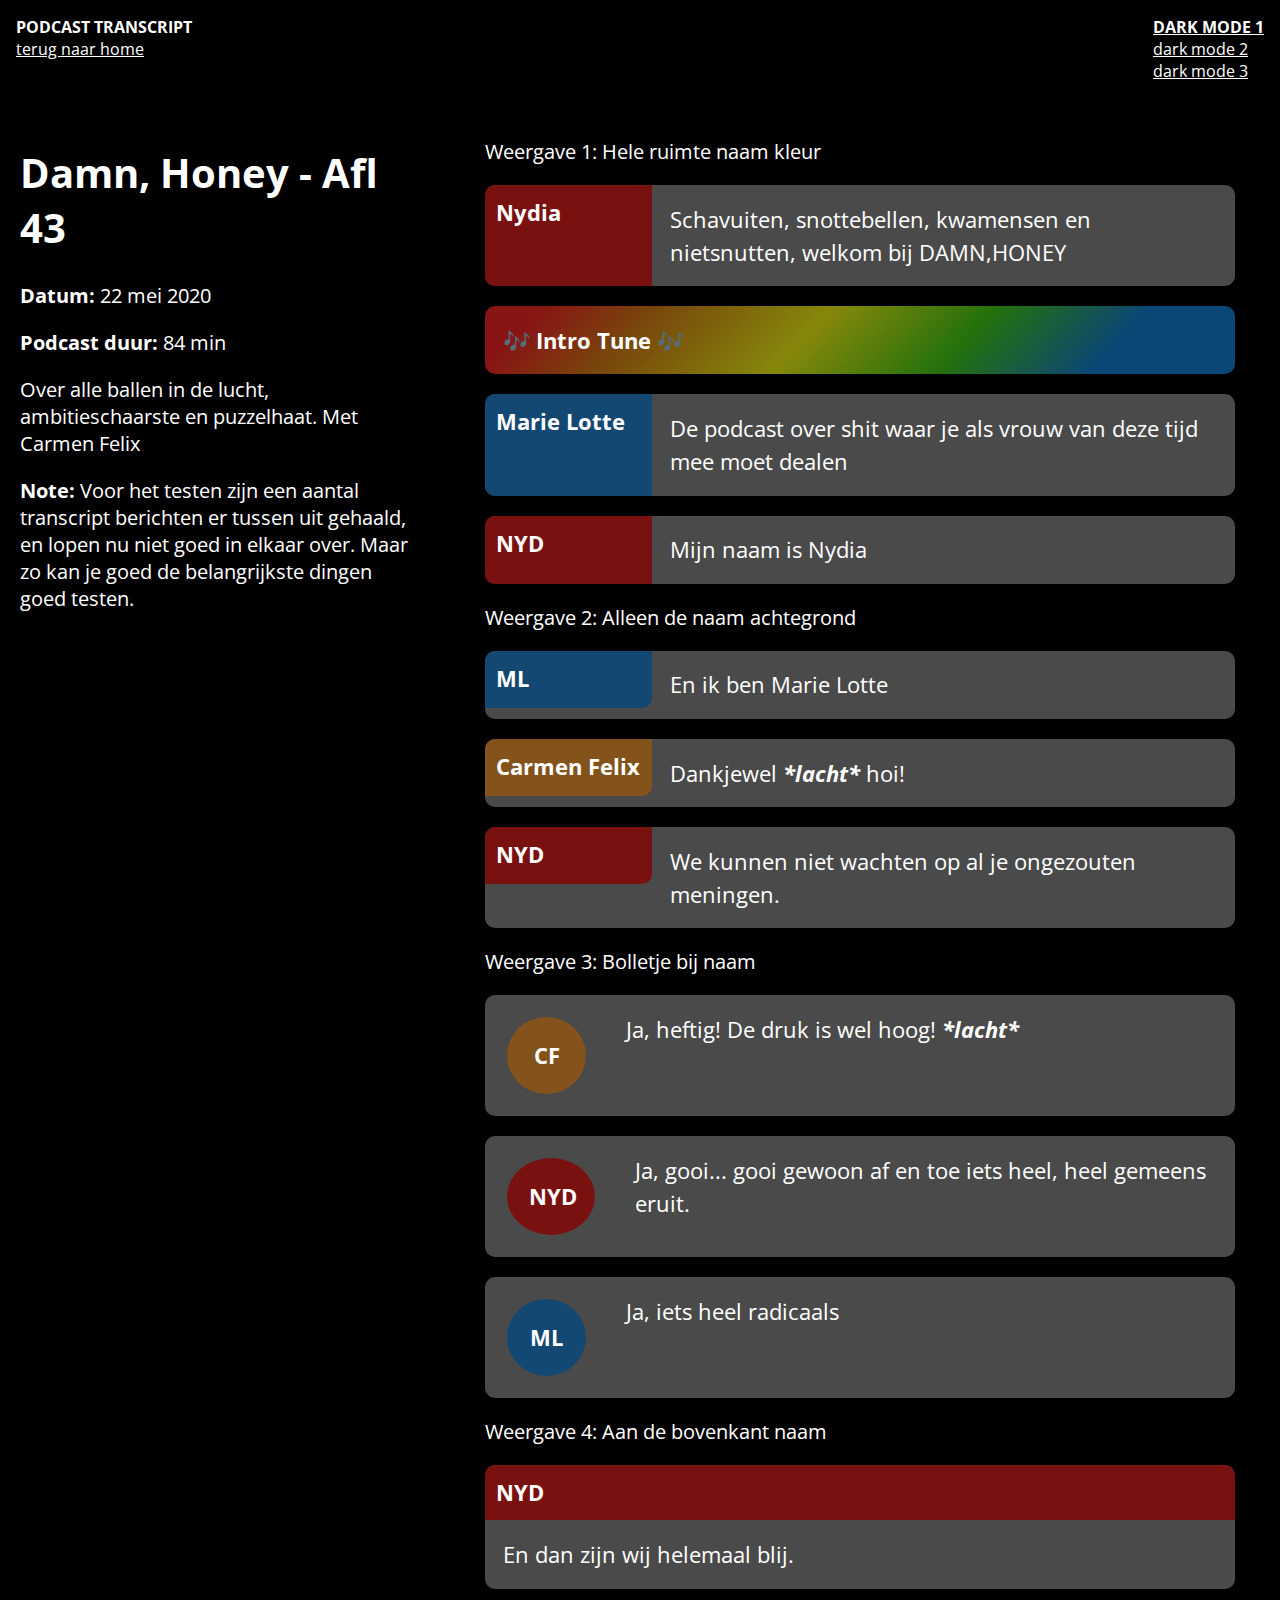
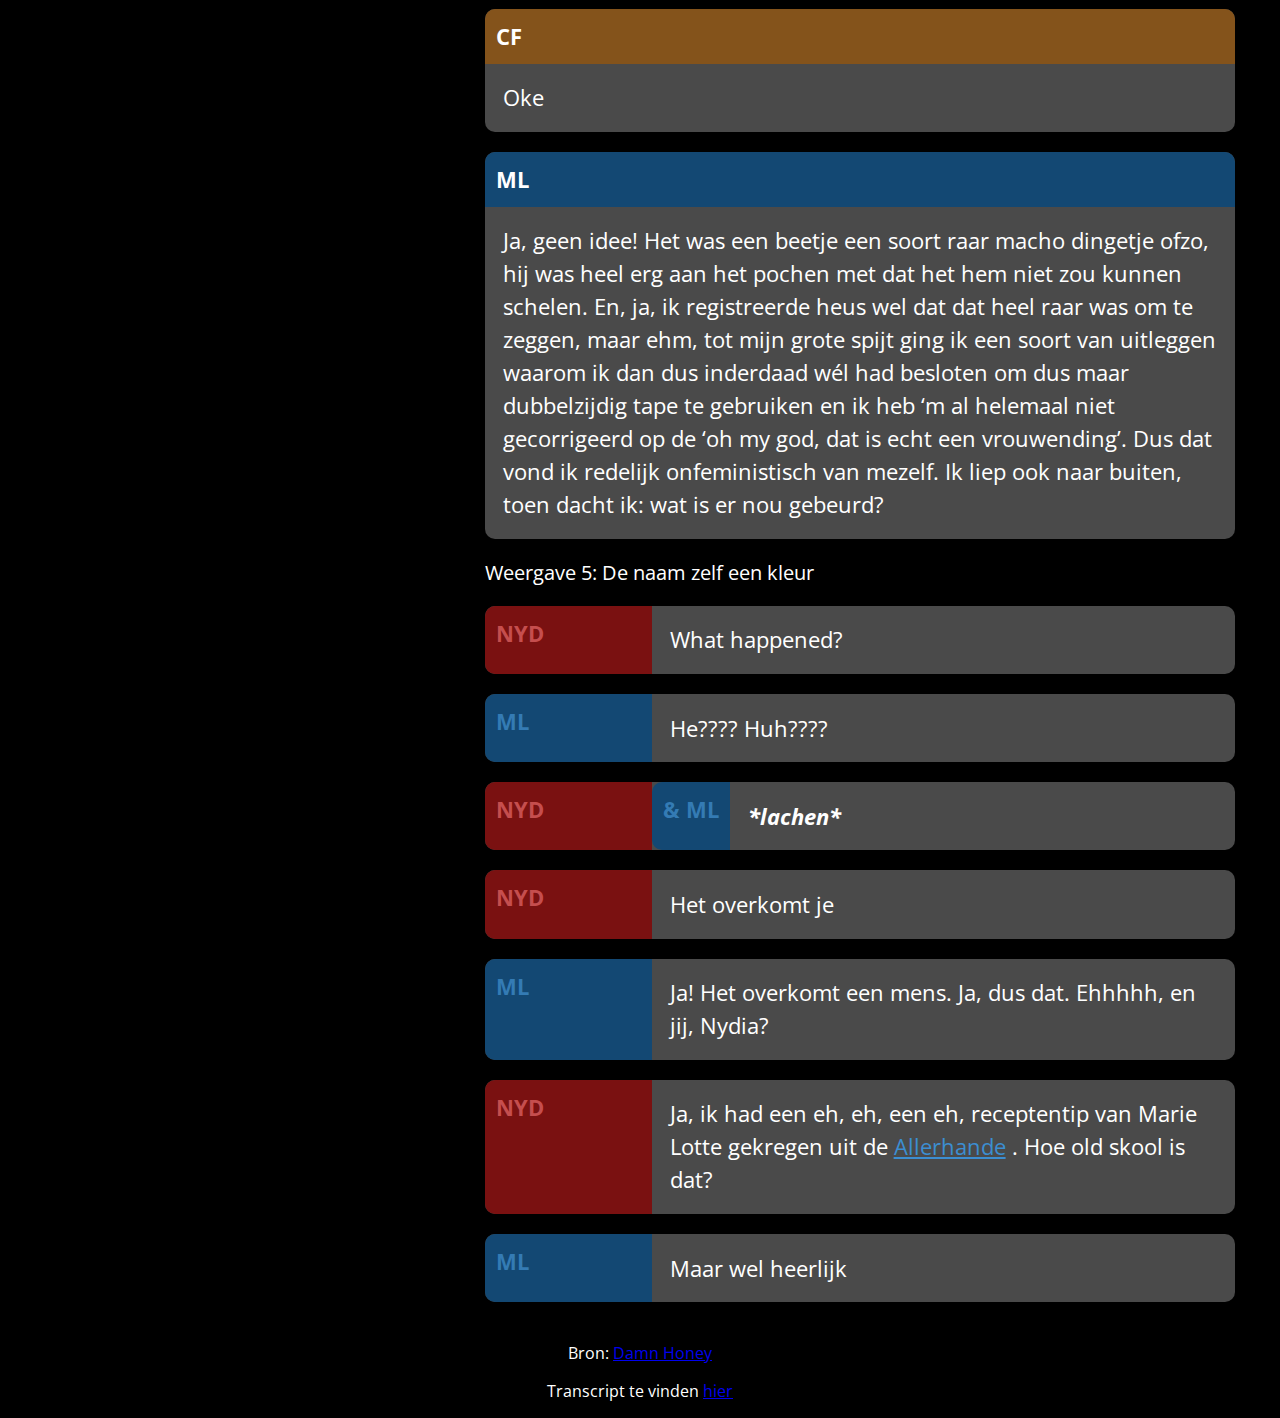
<file: Podcast-v1/darkmode/darkmode1.html>
<!DOCTYPE html>
<html lang="nl">
<head>
    <meta charset="UTF-8">
    <meta name="viewport" content="width=device-width, initial-scale=1.0">
    <link rel="stylesheet" href="../css/style.css">
    <link rel="preconnect" href="https://fonts.gstatic.com">
    <link href="https://fonts.googleapis.com/css2?family=Open+Sans:ital,wght@0,400;0,700;1,400&display=swap" rel="stylesheet"> 
    <title>Podcast (v1)</title>
</head>
<body class="darkmode1">

    <header>
        <div>
            <p>Podcast Transcript</p>
            <p><a href="../index.html">Terug naar home</a></p>
        </div>
    
        <section>
            <p><a href="#">Dark mode 1</a></p>
            <p><a href="darkmode2.html">Dark mode 2</a></p>
            <p><a href="darkmode3.html">Dark mode 3</a></p>
            <!-- <div class="menu">
                <button class="darkMode">Dark Mode</button>
            </div> -->
        </section>

    </header>
    <main class="info">
        <section>
            <h1>Damn, Honey - Afl 43</h1>
            <p> <strong>Datum:</strong> 22 mei 2020 </p>
            <p> <strong>Podcast duur: </strong> 84 min</p>
            <p> Over alle ballen in de lucht, ambitieschaarste en puzzelhaat. Met Carmen Felix</p>
            <p> <strong>Note:</strong> Voor het testen zijn een aantal transcript berichten er tussen uit gehaald, en lopen nu niet goed in elkaar over. Maar zo kan je goed 
            de belangrijkste dingen goed testen.</p>
        </section>


        <section class="transcript">
            <ul>
        
                <p class="hide">Weergave 1: Hele ruimte naam kleur</p>
                <li>
                    <p class="person1">Nydia</p>
                    <p>Schavuiten, snottebellen, kwamensen en nietsnutten, welkom bij DAMN,HONEY</p>
                </li>
                <li class="tune">
                    <p>🎶 Intro Tune 🎶</p>
                </li>
                <li>
                    <p class="person2">Marie Lotte</p>
                    <p>De podcast over shit waar je als vrouw van deze tijd mee moet dealen</p>
                </li>
                <li>
                    <p class="person1">NYD</p>
                    <p> Mijn naam is Nydia </p>
                </li>

                <p class="hide">Weergave 2: Alleen de naam achtegrond</p>
                <li>
                    <p class="person2">ML</p>
                    <p>En ik ben Marie Lotte </p>
                </li>
                <!-- <li>
                    <p class="person1">NYD</p>
                    <p>Je luistert naar aflevering 43. En ja hoor, ook deze aflevering nemen we weerop vanuit onze eigen huissies</p>
                </li>
                <li>
                    <p class="person2">ML</p>
                    <p>Jup, en aan onze digitale tafel is aangeschoven Carmen Felix, ook wel op deTwits bekend als: Carmen Felix van Hollandia. Ze is schrijver voor oa &C enOneWorld, maar ze poepte er recent ook een heel boek uit, getiteld ‘Je kunt het ooknooit goed doen’ - over alle vermoeiende shit waar je als dertiger geheid tegenaanloopt. Omdat ze gewoonweg - en ik citeer - ‘te veel relevante ergernissen heeft omdie niet op papier te zetten’. Welkom, Carmen!</p>
                </li> -->
                
                <li>
                    <p class="person3">Carmen Felix</p>
                    <p>Dankjewel <i>*lacht*</i>  hoi!</p>
                </li>

                <li>
                    <p class="person1">NYD</p>
                    <p>We kunnen niet wachten op al je ongezouten meningen.</p>
                </li>

                <p class="hide">Weergave 3: Bolletje bij naam</p>

                <li>
                    <p class="person3">CF</p>
                    <p>Ja, heftig! De druk is wel hoog! <i>*lacht*</i> </p>
                </li>

                <li>
                    <p class="person1">NYD</p>
                    <p>Ja, gooi... gooi gewoon af en toe iets heel, heel gemeens eruit.</p>
                </li>

                <li>
                    <p class="person2">ML</p>
                    <p>Ja, iets heel radicaals</p>
                </li>

                <p class="hide">Weergave 4: Aan de bovenkant naam</p>
              

                <li>
                    <p class="person1">NYD</p>
                    <p> En dan zijn wij helemaal blij.</p>
                </li>

                <li>
                    <p class="person3">CF</p>
                    <p>Oke</p>
                </li>

                <!-- <li>
                    <p class="person1">NYD</p>
                    <p>  Ehm, laten we even beginnen met het minst feministische. Marie Lot!</p>
                </li>

                <li>
                    <p class="person2">ML</p>
                    <p> Ja, ik was in een bouwmarkt, want ik wilde iets ophangen, namelijk een
                        messenblok. Ehm, we hebben…</p>
                </li>

                <li>
                    <p class="person1">NYD</p>
                    <p> Een messenblok ophangen?</p>
                </li>

                <li>
                    <p class="person2">ML</p>
                    <p> Ja, je kan zo’n ehm, zo’n ehhh, ja, dat is zo’n magneetstrip doen en die kan dan je
                        messen dragen.</p>
                </li>

                <li>
                    <p class="person1">NYD</p>
                    <p> O, zo’n strip, jaja, dat ken ik</p>
                </li>

                <li>
                    <p class="person2">ML</p>
                    <p>  Oja, voor mij was het echt eye-opening, vond het heerlijk</p>
                </li>

                <li>
                    <p class="person1">NYD</p>
                    <p> Ik dacht een messenblok, en dat dan ophangen</p>
                </li>

                <li>
                    <p class="person2">ML</p>
                    <p> 
                        Nee, messenmagneetstreep ophangen. Alleen op de plek, de enige plek waar het
                        kan, is het een beetje lastig boren, of in ieder geval, ik durf dat niet zomaar zonder
                        dat met de huisbaas eventjes te overleggen, want er zit - weet ik veel - plastic of….
                        geen idee, er zit iets. Dus toen kwam iemand met de geniale optie van: probeer het
                        anders eerst eens met dubbelzijdig tape, want er bestaat tape wat echt tot honderd
                        kilo, eh, kan houden. Dus ik naar de bouwmarkt, op zoek naar dat tape, en toen vroeg
                        de jongen die mij hielp: waarvoor ga je het gebruiken? Dus ik uitleggen, ik zei: ja, nou
                        ja, en ik wil dus liever niet boren. En toen zei hij: Ooo, dat is echt zo’n vrouwending. Ik
                        zou daar echt helemaaaaal niet, dat zou me echt helemaaaaal niks kunnen schelen
                        wat de huisbaas zou vinden. En ik weet wel dat ik het… 
                    </p>
                </li>

                <li>
                    <p class="person1">NYD</p>
                    <p> Want… “ik ben een man” <i>*lacht*</i></p>
                </li> -->

                <li>
                    <p class="person2">ML</p>
                    <p> 
                        Ja, geen idee! Het was een beetje een soort raar macho dingetje ofzo, hij was
                        heel erg aan het pochen met dat het hem niet zou kunnen schelen. En, ja, ik
                        registreerde heus wel dat dat heel raar was om te zeggen, maar ehm, tot mijn grote
                        spijt ging ik een soort van uitleggen waarom ik dan dus inderdaad wél had besloten
                        om dus maar dubbelzijdig tape te gebruiken en ik heb ‘m al helemaal niet
                        gecorrigeerd op de ‘oh my god, dat is echt een vrouwending’. Dus dat vond ik redelijk
                        onfeministisch van mezelf. Ik liep ook naar buiten, toen dacht ik: wat is er nou
                        gebeurd?
                    </p>
                </li>

                <p class="hide">Weergave 5: De naam zelf een kleur</p>

                <li>
                    <p class="person1">NYD</p>
                    <p> What happened?</p>
                </li>

                <li>
                    <p class="person2">ML</p>
                    <p>  He???? Huh????</p>
                </li>

                <li>
                    <p class="person1">NYD</p>
                    <p class="person2">& ML</p>
                    <p> <i>*lachen*</i></p>
                </li>

                <li>
                    <p class="person1">NYD</p>
                    <p> Het overkomt je</p>
                </li>

                <li>
                    <p class="person2">ML</p>
                    <p> Ja! Het overkomt een mens. Ja, dus dat. Ehhhhh, en jij, Nydia?</p>
                </li>

                <li>
                    <p class="person1">NYD</p>
                    <p> Ja, ik had een eh, eh, een eh, receptentip van Marie Lotte gekregen uit de
                     <a href="https://www.ah.nl/allerhande/recept/R-R1193853/tortilla-s-met-zoete-aardappel-avocado-en-pulled-vega-stukjes" target="_blank">Allerhande</a> . Hoe old skool is dat?</p>
                </li>

                <li>
                    <p class="person2">ML</p>
                    <p> Maar wel heerlijk</p>
                </li>

                <!-- <li>
                    <p class="person1">NYD</p>
                    <p> En dat was helemaal heerlijk enzo, zei ze. Dus ik ging die spullen kopen. Hoe
                        heet het ook alweer? Quesadillas? Nee, wat was het?</p>
                </li>

                <li>
                    <p class="person2">ML</p>
                    <p>  Ehhh, tortilla’s?</p>
                </li>

                <li>
                    <p class="person1">NYD</p>
                    <p> Hoe heet het? Tortilla’s? Naja, ‘t is heel lekker, zal ‘t in de shownotes zetten.</p>
                </li>

                <li>
                    <p class="person2">ML</p>
                    <p> Ja </p>
                </li>

                <li>
                    <p class="person1">NYD</p>
                    <p> ‘t Is vega en met een kleine aanpassing vegan, hartstikke leuk, hartstikke lekker,
                        TIP! En ik zag al in het rijtje dat er een bepaald type BBQ-saus voor nodig was, en nu
                        weet ik dat Remia een BBQ-saus heeft ‘for real men only’</p>
                </li>

                <li>
                    <p class="person3">CF</p>
                    <p> Oja, ja ja</p>
                </li>

                <li>
                    <p class="person1">NYD</p>
                    <p> en dat vind ik heel STOM. Ik weet al heel lang dat deze saus bestaat, want we
                        krijgen daar regelmatig mailtjes over en DM’s van: omg, wat shit, dit kan niet. En,
                        ehm, nou, toen stond ik dus bij dat BBQ-schap-saus en toen heb ik gewoon de saus
                        gepakt, die op het lijstje stond</p>
                </li>

                <li>
                    <p class="person2">ML</p>
                    <p><i>*lacht*</i></p>
                </li>

                <li>
                    <p class="person1">NYD</p>
                    <p>  en ik dacht nog van: het zal toch niet die saus wezen? Maar in plaats van dat ik
                        het bekeek dacht ik, ik pak het gewoon, ik koop het gewoon, ik heb geen zin om hier
                        over na te denken, en toen kwam ik thuis en toen was het inderdaad de for real men
                        only-saus en er staat ook op: REAL MEN, REAL MEAT, REAL SAUCEe</p>
                </li>

                <li>
                    <p class="person3">CF</p>
                    <p> Ugh</p>
                </li>

                <li>
                    <p class="person1">NYD</p>
                    <p> MEAT IS FOR MEN! VEGETABLES ARE FOR COOOOWS</p>
                </li>

                <li>
                    <p class="person3">CF</p>
                    <p>  Oh my god</p>
                </li>

                <li>
                    <p class="person2">ML</p>
                    <p> Hahaha</p>
                </li>

                <li>
                    <p class="person1">NYD</p>
                    <p> En dat heb ik dus gekocht, ik heb vrijwillig mijn geld aan deze mensen gegeven.
                        Het doet me denken aan… Ik had al eerder een minst feministische dat ik Women’s
                        balance thee had gekocht</p>
                </li>

                <li>
                    <p class="person2">ML</p>
                    <p> Oja</p>
                </li>

                <li>
                    <p class="person3">CF</p>
                    <p> Ja</p>
                </li>

                <li>
                    <p class="person1">NYD</p>
                    <p> maar dit is NOG kutter. Ook dat idee van alleen koeien eten groente?</p>
                </li> -->
            </ul>
        </section>

    </main>

    <footer>
        <p>Bron: <a href="https://www.damnhoney.nl/aflevering-43/">Damn Honey</a></p>
        <p>Transcript te vinden <a href="https://www.damnhoney.nl/wp-content/uploads/TRANSCRIPT-Afl.-43-DAMN-HONEY-Carmen-Felix.pdf">hier</a></p>
    </footer>
    
    <!-- <script src="./js/script.js"></script> -->
</body>
</html>
</file>
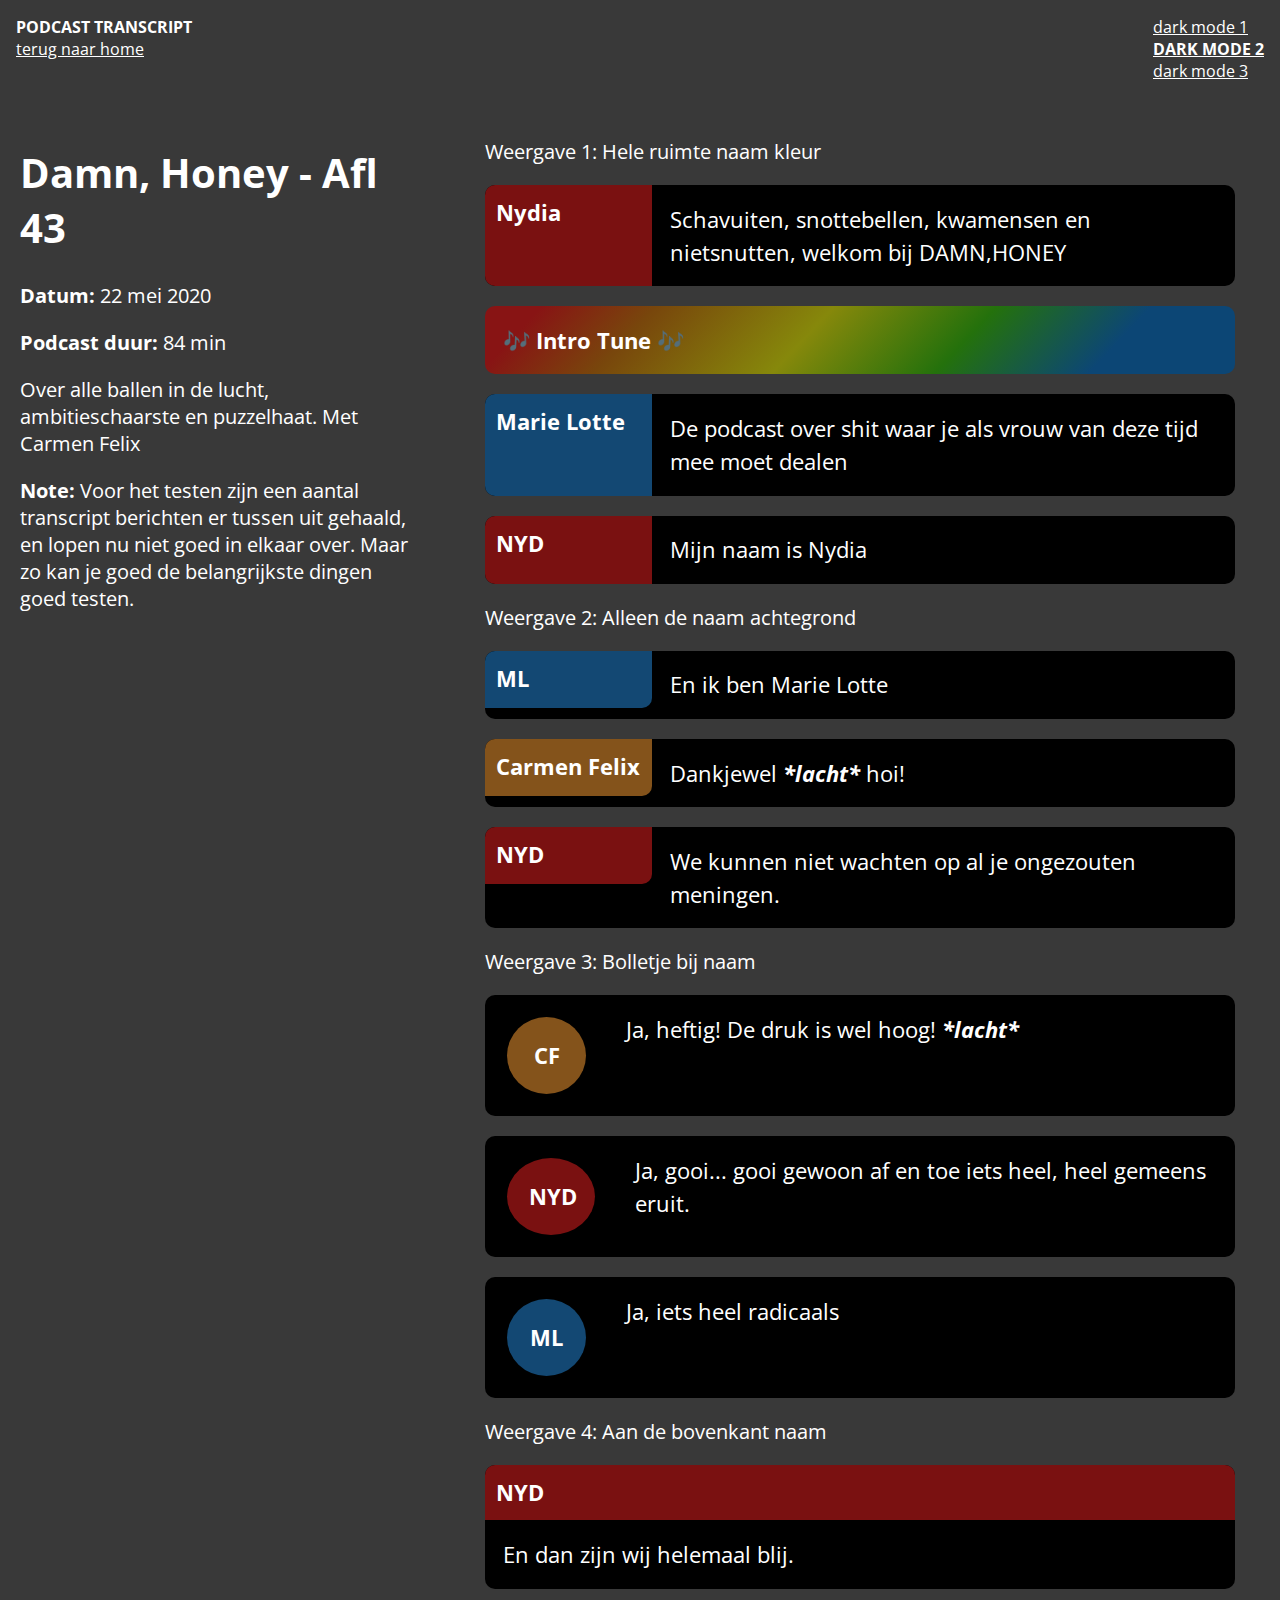
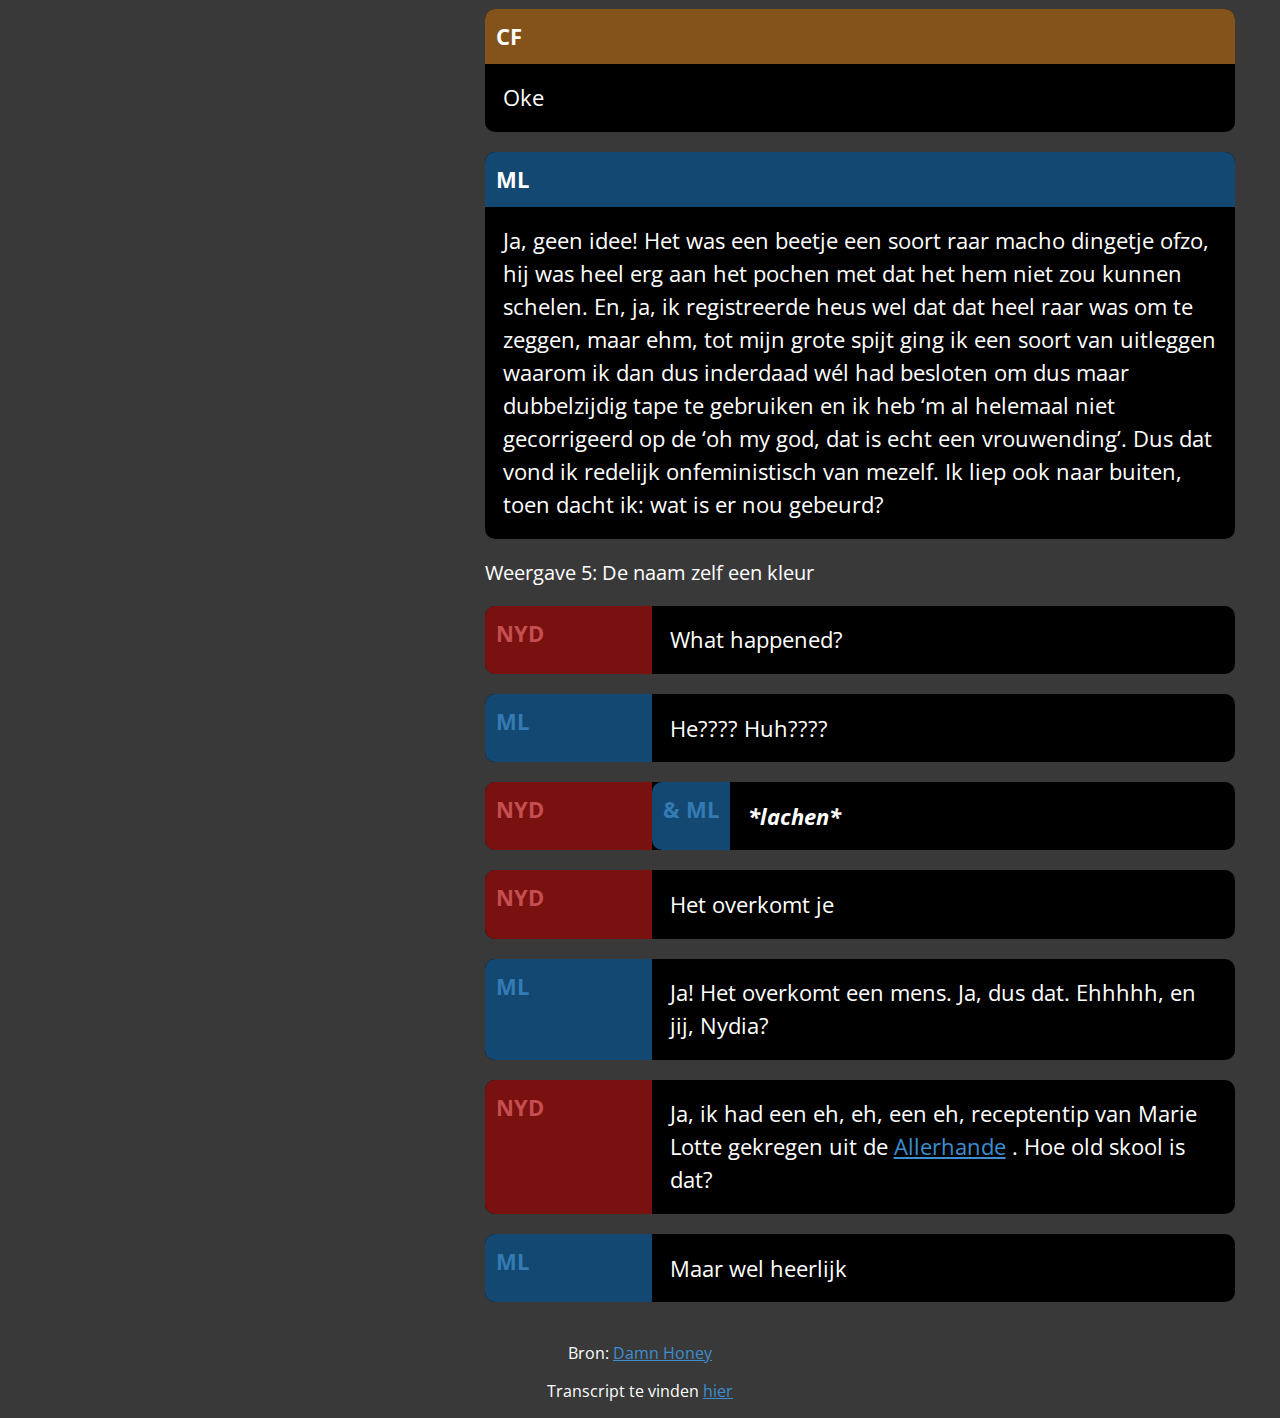
<file: Podcast-v1/darkmode/darkmode2.html>
<!DOCTYPE html>
<html lang="nl">
<head>
    <meta charset="UTF-8">
    <meta name="viewport" content="width=device-width, initial-scale=1.0">
    <link rel="stylesheet" href="../css/style.css">
    <link rel="preconnect" href="https://fonts.gstatic.com">
    <link href="https://fonts.googleapis.com/css2?family=Open+Sans:ital,wght@0,400;0,700;1,400&display=swap" rel="stylesheet"> 
    <title>Podcast (v1)</title>
</head>
<body class="darkmode2">

    <header>
        <div>
            <p>Podcast Transcript</p>
            <p><a href="../index.html">Terug naar home</a></p>
        </div>
        
        <section>
            <p><a href="darkmode1.html">Dark mode 1</a></p>
            <p><a href="#">Dark mode 2</a></p>
            <p><a href="darkmode3.html">Dark mode 3</a></p>
            <!-- <div class="menu">
                <button class="darkMode">Dark Mode</button>
            </div> -->
        </section>

    </header>
    <main class="info">
        <section>
            <h1>Damn, Honey - Afl 43</h1>
            <p> <strong>Datum:</strong> 22 mei 2020 </p>
            <p> <strong>Podcast duur: </strong> 84 min</p>
            <p> Over alle ballen in de lucht, ambitieschaarste en puzzelhaat. Met Carmen Felix</p>
            <p> <strong>Note:</strong> Voor het testen zijn een aantal transcript berichten er tussen uit gehaald, en lopen nu niet goed in elkaar over. Maar zo kan je goed 
            de belangrijkste dingen goed testen.</p>
        </section>


        <section class="transcript">
            <ul>
          
                <p class="hide">Weergave 1: Hele ruimte naam kleur</p>
                <li>
                    <p class="person1">Nydia</p>
                    <p>Schavuiten, snottebellen, kwamensen en nietsnutten, welkom bij DAMN,HONEY</p>
                </li>
                <li class="tune">
                    <p>🎶 Intro Tune 🎶</p>
                </li>
                <li>
                    <p class="person2">Marie Lotte</p>
                    <p>De podcast over shit waar je als vrouw van deze tijd mee moet dealen</p>
                </li>
                <li>
                    <p class="person1">NYD</p>
                    <p> Mijn naam is Nydia </p>
                </li>

                <p class="hide">Weergave 2: Alleen de naam achtegrond</p>
                <li>
                    <p class="person2">ML</p>
                    <p>En ik ben Marie Lotte </p>
                </li>
                <!-- <li>
                    <p class="person1">NYD</p>
                    <p>Je luistert naar aflevering 43. En ja hoor, ook deze aflevering nemen we weerop vanuit onze eigen huissies</p>
                </li>
                <li>
                    <p class="person2">ML</p>
                    <p>Jup, en aan onze digitale tafel is aangeschoven Carmen Felix, ook wel op deTwits bekend als: Carmen Felix van Hollandia. Ze is schrijver voor oa &C enOneWorld, maar ze poepte er recent ook een heel boek uit, getiteld ‘Je kunt het ooknooit goed doen’ - over alle vermoeiende shit waar je als dertiger geheid tegenaanloopt. Omdat ze gewoonweg - en ik citeer - ‘te veel relevante ergernissen heeft omdie niet op papier te zetten’. Welkom, Carmen!</p>
                </li> -->
                
                <li>
                    <p class="person3">Carmen Felix</p>
                    <p>Dankjewel <i>*lacht*</i>  hoi!</p>
                </li>

                <li>
                    <p class="person1">NYD</p>
                    <p>We kunnen niet wachten op al je ongezouten meningen.</p>
                </li>

                <p class="hide">Weergave 3: Bolletje bij naam</p>

                <li>
                    <p class="person3">CF</p>
                    <p>Ja, heftig! De druk is wel hoog! <i>*lacht*</i> </p>
                </li>

                <li>
                    <p class="person1">NYD</p>
                    <p>Ja, gooi... gooi gewoon af en toe iets heel, heel gemeens eruit.</p>
                </li>

                <li>
                    <p class="person2">ML</p>
                    <p>Ja, iets heel radicaals</p>
                </li>

                <p class="hide">Weergave 4: Aan de bovenkant naam</p>
            

                <li>
                    <p class="person1">NYD</p>
                    <p> En dan zijn wij helemaal blij.</p>
                </li>

                <li>
                    <p class="person3">CF</p>
                    <p>Oke</p>
                </li>

                <!-- <li>
                    <p class="person1">NYD</p>
                    <p>  Ehm, laten we even beginnen met het minst feministische. Marie Lot!</p>
                </li>

                <li>
                    <p class="person2">ML</p>
                    <p> Ja, ik was in een bouwmarkt, want ik wilde iets ophangen, namelijk een
                        messenblok. Ehm, we hebben…</p>
                </li>

                <li>
                    <p class="person1">NYD</p>
                    <p> Een messenblok ophangen?</p>
                </li>

                <li>
                    <p class="person2">ML</p>
                    <p> Ja, je kan zo’n ehm, zo’n ehhh, ja, dat is zo’n magneetstrip doen en die kan dan je
                        messen dragen.</p>
                </li>

                <li>
                    <p class="person1">NYD</p>
                    <p> O, zo’n strip, jaja, dat ken ik</p>
                </li>

                <li>
                    <p class="person2">ML</p>
                    <p>  Oja, voor mij was het echt eye-opening, vond het heerlijk</p>
                </li>

                <li>
                    <p class="person1">NYD</p>
                    <p> Ik dacht een messenblok, en dat dan ophangen</p>
                </li>

                <li>
                    <p class="person2">ML</p>
                    <p> 
                        Nee, messenmagneetstreep ophangen. Alleen op de plek, de enige plek waar het
                        kan, is het een beetje lastig boren, of in ieder geval, ik durf dat niet zomaar zonder
                        dat met de huisbaas eventjes te overleggen, want er zit - weet ik veel - plastic of….
                        geen idee, er zit iets. Dus toen kwam iemand met de geniale optie van: probeer het
                        anders eerst eens met dubbelzijdig tape, want er bestaat tape wat echt tot honderd
                        kilo, eh, kan houden. Dus ik naar de bouwmarkt, op zoek naar dat tape, en toen vroeg
                        de jongen die mij hielp: waarvoor ga je het gebruiken? Dus ik uitleggen, ik zei: ja, nou
                        ja, en ik wil dus liever niet boren. En toen zei hij: Ooo, dat is echt zo’n vrouwending. Ik
                        zou daar echt helemaaaaal niet, dat zou me echt helemaaaaal niks kunnen schelen
                        wat de huisbaas zou vinden. En ik weet wel dat ik het… 
                    </p>
                </li>

                <li>
                    <p class="person1">NYD</p>
                    <p> Want… “ik ben een man” <i>*lacht*</i></p>
                </li> -->

                <li>
                    <p class="person2">ML</p>
                    <p> 
                        Ja, geen idee! Het was een beetje een soort raar macho dingetje ofzo, hij was
                        heel erg aan het pochen met dat het hem niet zou kunnen schelen. En, ja, ik
                        registreerde heus wel dat dat heel raar was om te zeggen, maar ehm, tot mijn grote
                        spijt ging ik een soort van uitleggen waarom ik dan dus inderdaad wél had besloten
                        om dus maar dubbelzijdig tape te gebruiken en ik heb ‘m al helemaal niet
                        gecorrigeerd op de ‘oh my god, dat is echt een vrouwending’. Dus dat vond ik redelijk
                        onfeministisch van mezelf. Ik liep ook naar buiten, toen dacht ik: wat is er nou
                        gebeurd?
                    </p>
                </li>

                <p class="hide">Weergave 5: De naam zelf een kleur</p>

                <li>
                    <p class="person1">NYD</p>
                    <p> What happened?</p>
                </li>

                <li>
                    <p class="person2">ML</p>
                    <p>  He???? Huh????</p>
                </li>

                <li>
                    <p class="person1">NYD</p>
                    <p class="person2">& ML</p>
                    <p> <i>*lachen*</i></p>
                </li>

                <li>
                    <p class="person1">NYD</p>
                    <p> Het overkomt je</p>
                </li>

                <li>
                    <p class="person2">ML</p>
                    <p> Ja! Het overkomt een mens. Ja, dus dat. Ehhhhh, en jij, Nydia?</p>
                </li>

                <li>
                    <p class="person1">NYD</p>
                    <p> Ja, ik had een eh, eh, een eh, receptentip van Marie Lotte gekregen uit de
                     <a href="https://www.ah.nl/allerhande/recept/R-R1193853/tortilla-s-met-zoete-aardappel-avocado-en-pulled-vega-stukjes" target="_blank">Allerhande</a> . Hoe old skool is dat?</p>
                </li>

                <li>
                    <p class="person2">ML</p>
                    <p> Maar wel heerlijk</p>
                </li>

                <!-- <li>
                    <p class="person1">NYD</p>
                    <p> En dat was helemaal heerlijk enzo, zei ze. Dus ik ging die spullen kopen. Hoe
                        heet het ook alweer? Quesadillas? Nee, wat was het?</p>
                </li>

                <li>
                    <p class="person2">ML</p>
                    <p>  Ehhh, tortilla’s?</p>
                </li>

                <li>
                    <p class="person1">NYD</p>
                    <p> Hoe heet het? Tortilla’s? Naja, ‘t is heel lekker, zal ‘t in de shownotes zetten.</p>
                </li>

                <li>
                    <p class="person2">ML</p>
                    <p> Ja </p>
                </li>

                <li>
                    <p class="person1">NYD</p>
                    <p> ‘t Is vega en met een kleine aanpassing vegan, hartstikke leuk, hartstikke lekker,
                        TIP! En ik zag al in het rijtje dat er een bepaald type BBQ-saus voor nodig was, en nu
                        weet ik dat Remia een BBQ-saus heeft ‘for real men only’</p>
                </li>

                <li>
                    <p class="person3">CF</p>
                    <p> Oja, ja ja</p>
                </li>

                <li>
                    <p class="person1">NYD</p>
                    <p> en dat vind ik heel STOM. Ik weet al heel lang dat deze saus bestaat, want we
                        krijgen daar regelmatig mailtjes over en DM’s van: omg, wat shit, dit kan niet. En,
                        ehm, nou, toen stond ik dus bij dat BBQ-schap-saus en toen heb ik gewoon de saus
                        gepakt, die op het lijstje stond</p>
                </li>

                <li>
                    <p class="person2">ML</p>
                    <p><i>*lacht*</i></p>
                </li>

                <li>
                    <p class="person1">NYD</p>
                    <p>  en ik dacht nog van: het zal toch niet die saus wezen? Maar in plaats van dat ik
                        het bekeek dacht ik, ik pak het gewoon, ik koop het gewoon, ik heb geen zin om hier
                        over na te denken, en toen kwam ik thuis en toen was het inderdaad de for real men
                        only-saus en er staat ook op: REAL MEN, REAL MEAT, REAL SAUCEe</p>
                </li>

                <li>
                    <p class="person3">CF</p>
                    <p> Ugh</p>
                </li>

                <li>
                    <p class="person1">NYD</p>
                    <p> MEAT IS FOR MEN! VEGETABLES ARE FOR COOOOWS</p>
                </li>

                <li>
                    <p class="person3">CF</p>
                    <p>  Oh my god</p>
                </li>

                <li>
                    <p class="person2">ML</p>
                    <p> Hahaha</p>
                </li>

                <li>
                    <p class="person1">NYD</p>
                    <p> En dat heb ik dus gekocht, ik heb vrijwillig mijn geld aan deze mensen gegeven.
                        Het doet me denken aan… Ik had al eerder een minst feministische dat ik Women’s
                        balance thee had gekocht</p>
                </li>

                <li>
                    <p class="person2">ML</p>
                    <p> Oja</p>
                </li>

                <li>
                    <p class="person3">CF</p>
                    <p> Ja</p>
                </li>

                <li>
                    <p class="person1">NYD</p>
                    <p> maar dit is NOG kutter. Ook dat idee van alleen koeien eten groente?</p>
                </li> -->
            </ul>
        </section>

    </main>

    <footer>
        <p>Bron: <a href="https://www.damnhoney.nl/aflevering-43/">Damn Honey</a></p>
        <p>Transcript te vinden <a href="https://www.damnhoney.nl/wp-content/uploads/TRANSCRIPT-Afl.-43-DAMN-HONEY-Carmen-Felix.pdf">hier</a></p>
    </footer>
    
    <!-- <script src="./js/script.js"></script> -->
</body>
</html>
</file>
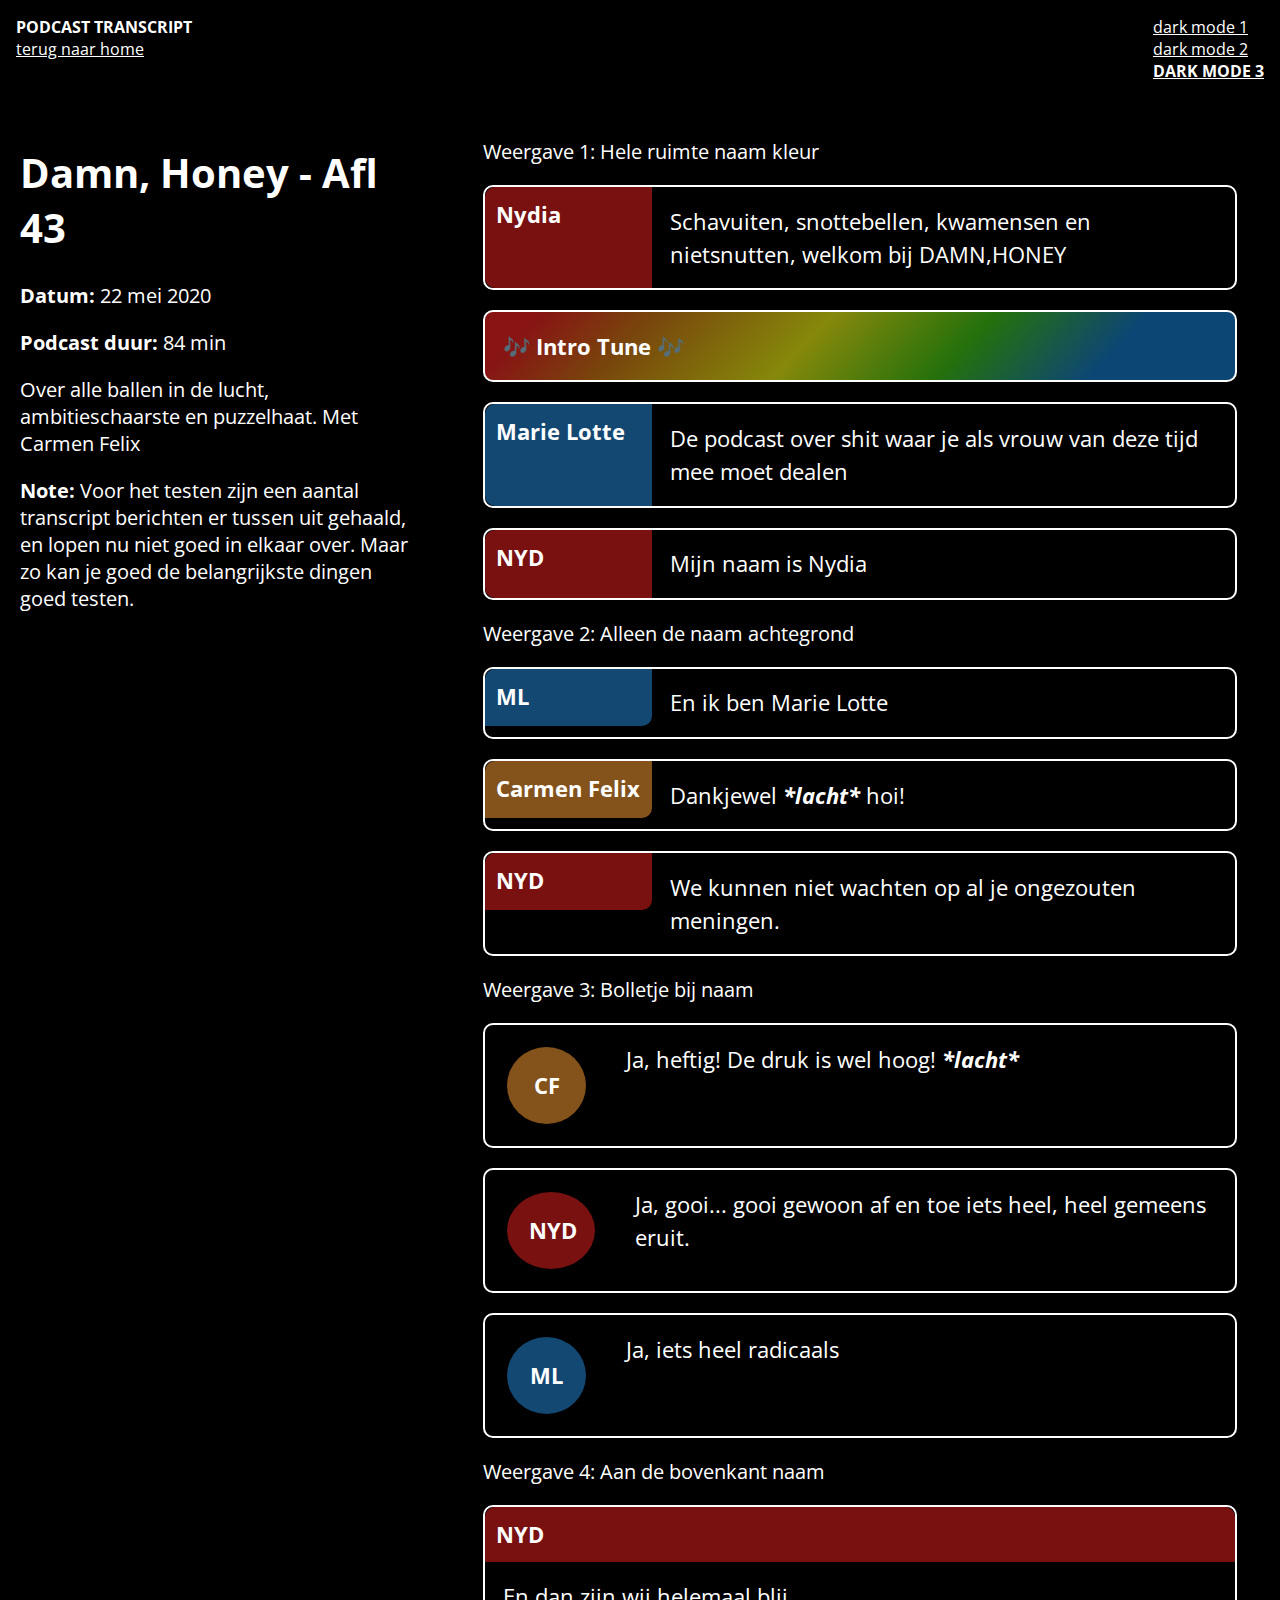
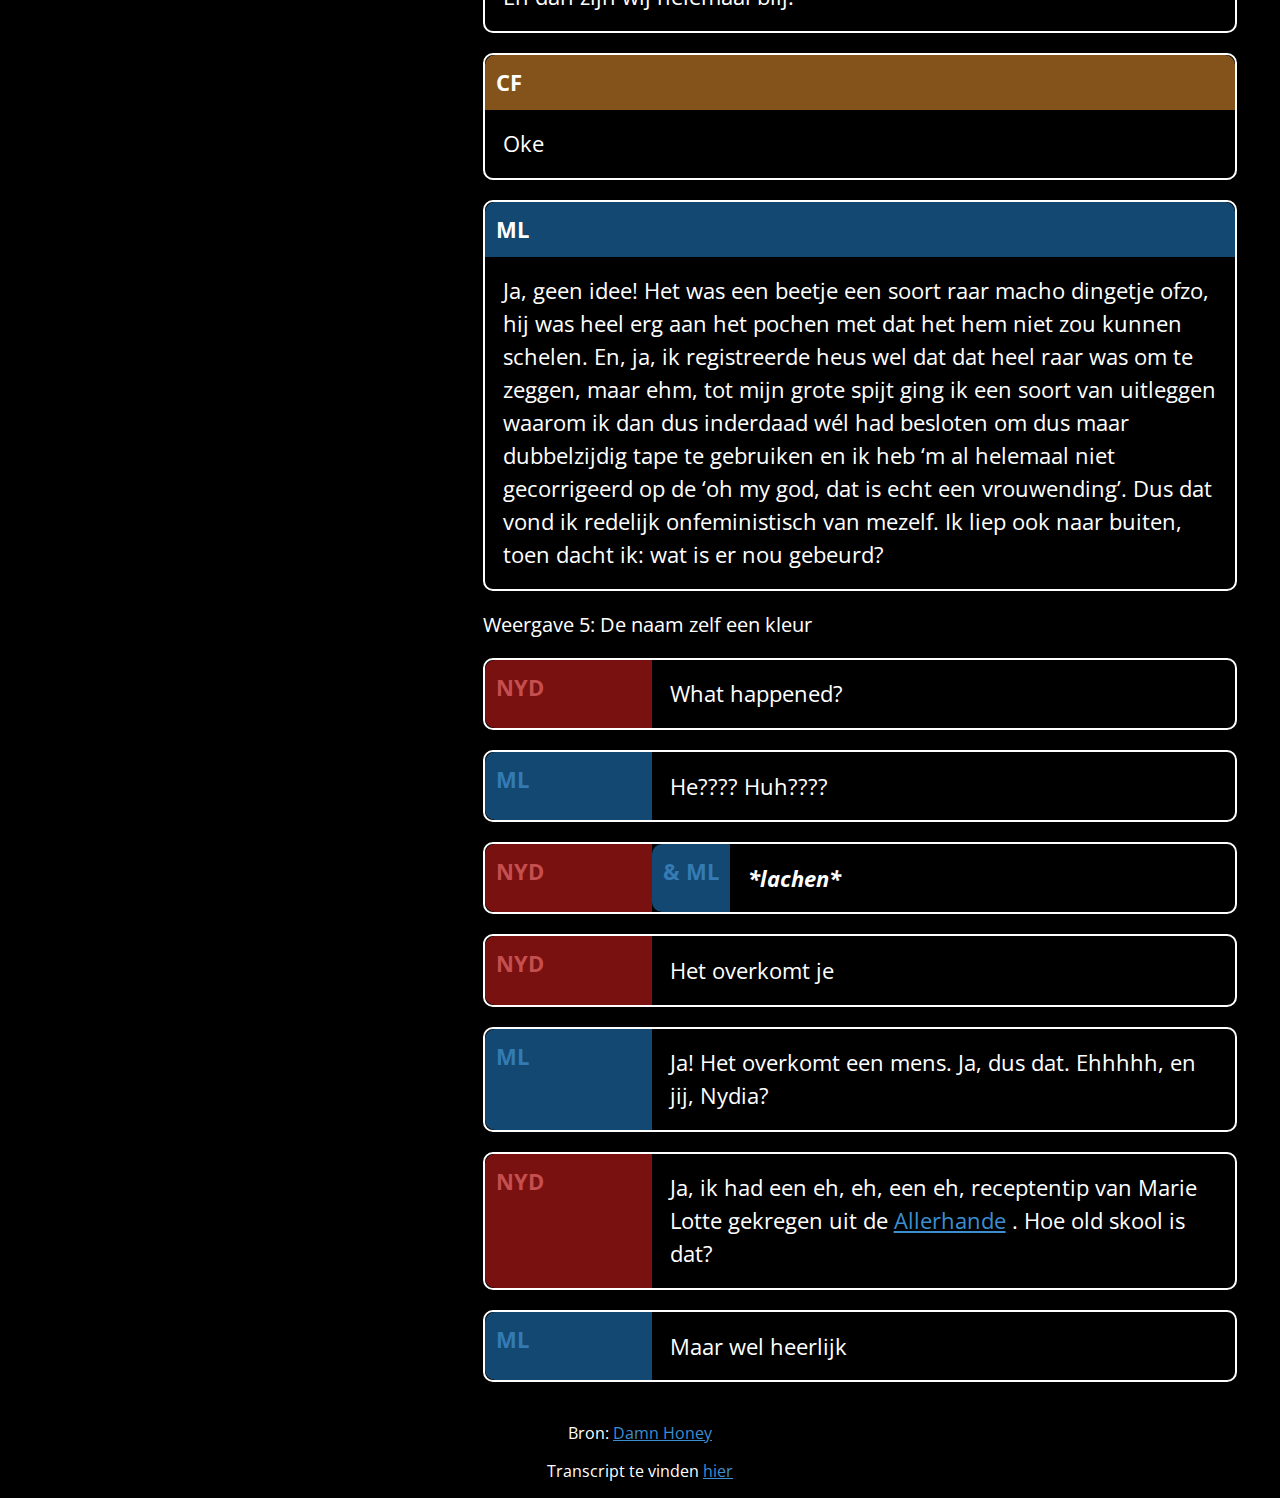
<file: Podcast-v1/darkmode/darkmode3.html>
<!DOCTYPE html>
<html lang="nl">
<head>
    <meta charset="UTF-8">
    <meta name="viewport" content="width=device-width, initial-scale=1.0">
    <link rel="stylesheet" href="../css/style.css">
    <link rel="preconnect" href="https://fonts.gstatic.com">
    <link href="https://fonts.googleapis.com/css2?family=Open+Sans:ital,wght@0,400;0,700;1,400&display=swap" rel="stylesheet"> 
    <title>Podcast (v1)</title>
</head>
<body class="darkmode3">

    <header>
        <div>
            <p>Podcast Transcript</p>
            <p><a href="../index.html">Terug naar home</a></p>
        </div>
        
        <section>
            <p><a href="darkmode1.html">Dark mode 1</a></p>
            <p><a href="darkmode2.html">Dark mode 2</a></p>
            <p><a href="#">Dark mode 3</a></p>
            <!-- <div class="menu">
                <button class="darkMode">Dark Mode</button>
            </div> -->
        </section>

    </header>
    <main class="info">
        <section>
            <h1>Damn, Honey - Afl 43</h1>
            <p> <strong>Datum:</strong> 22 mei 2020 </p>
            <p> <strong>Podcast duur: </strong> 84 min</p>
            <p> Over alle ballen in de lucht, ambitieschaarste en puzzelhaat. Met Carmen Felix</p>
            <p> <strong>Note:</strong> Voor het testen zijn een aantal transcript berichten er tussen uit gehaald, en lopen nu niet goed in elkaar over. Maar zo kan je goed 
            de belangrijkste dingen goed testen.</p>
        </section>


        <section class="transcript">
            <ul>
                <p class="hide">Weergave 1: Hele ruimte naam kleur</p>
                <li>
                    <p class="person1">Nydia</p>
                    <p>Schavuiten, snottebellen, kwamensen en nietsnutten, welkom bij DAMN,HONEY</p>
                </li>
                <li class="tune">
                    <p>🎶 Intro Tune 🎶</p>
                </li>
                <li>
                    <p class="person2">Marie Lotte</p>
                    <p>De podcast over shit waar je als vrouw van deze tijd mee moet dealen</p>
                </li>
                <li>
                    <p class="person1">NYD</p>
                    <p> Mijn naam is Nydia </p>
                </li>

                <p class="hide">Weergave 2: Alleen de naam achtegrond</p>
                <li>
                    <p class="person2">ML</p>
                    <p>En ik ben Marie Lotte </p>
                </li>
                <!-- <li>
                    <p class="person1">NYD</p>
                    <p>Je luistert naar aflevering 43. En ja hoor, ook deze aflevering nemen we weerop vanuit onze eigen huissies</p>
                </li>
                <li>
                    <p class="person2">ML</p>
                    <p>Jup, en aan onze digitale tafel is aangeschoven Carmen Felix, ook wel op deTwits bekend als: Carmen Felix van Hollandia. Ze is schrijver voor oa &C enOneWorld, maar ze poepte er recent ook een heel boek uit, getiteld ‘Je kunt het ooknooit goed doen’ - over alle vermoeiende shit waar je als dertiger geheid tegenaanloopt. Omdat ze gewoonweg - en ik citeer - ‘te veel relevante ergernissen heeft omdie niet op papier te zetten’. Welkom, Carmen!</p>
                </li> -->
                
                <li>
                    <p class="person3">Carmen Felix</p>
                    <p>Dankjewel <i>*lacht*</i>  hoi!</p>
                </li>

                <li>
                    <p class="person1">NYD</p>
                    <p>We kunnen niet wachten op al je ongezouten meningen.</p>
                </li>

                <p class="hide">Weergave 3: Bolletje bij naam</p>

                <li>
                    <p class="person3">CF</p>
                    <p>Ja, heftig! De druk is wel hoog! <i>*lacht*</i> </p>
                </li>

                <li>
                    <p class="person1">NYD</p>
                    <p>Ja, gooi... gooi gewoon af en toe iets heel, heel gemeens eruit.</p>
                </li>

                <li>
                    <p class="person2">ML</p>
                    <p>Ja, iets heel radicaals</p>
                </li>

                <p class="hide">Weergave 4: Aan de bovenkant naam</p>
             

                <li>
                    <p class="person1">NYD</p>
                    <p> En dan zijn wij helemaal blij.</p>
                </li>

                <li>
                    <p class="person3">CF</p>
                    <p>Oke</p>
                </li>

                <!-- <li>
                    <p class="person1">NYD</p>
                    <p>  Ehm, laten we even beginnen met het minst feministische. Marie Lot!</p>
                </li>

                <li>
                    <p class="person2">ML</p>
                    <p> Ja, ik was in een bouwmarkt, want ik wilde iets ophangen, namelijk een
                        messenblok. Ehm, we hebben…</p>
                </li>

                <li>
                    <p class="person1">NYD</p>
                    <p> Een messenblok ophangen?</p>
                </li>

                <li>
                    <p class="person2">ML</p>
                    <p> Ja, je kan zo’n ehm, zo’n ehhh, ja, dat is zo’n magneetstrip doen en die kan dan je
                        messen dragen.</p>
                </li>

                <li>
                    <p class="person1">NYD</p>
                    <p> O, zo’n strip, jaja, dat ken ik</p>
                </li>

                <li>
                    <p class="person2">ML</p>
                    <p>  Oja, voor mij was het echt eye-opening, vond het heerlijk</p>
                </li>

                <li>
                    <p class="person1">NYD</p>
                    <p> Ik dacht een messenblok, en dat dan ophangen</p>
                </li>

                <li>
                    <p class="person2">ML</p>
                    <p> 
                        Nee, messenmagneetstreep ophangen. Alleen op de plek, de enige plek waar het
                        kan, is het een beetje lastig boren, of in ieder geval, ik durf dat niet zomaar zonder
                        dat met de huisbaas eventjes te overleggen, want er zit - weet ik veel - plastic of….
                        geen idee, er zit iets. Dus toen kwam iemand met de geniale optie van: probeer het
                        anders eerst eens met dubbelzijdig tape, want er bestaat tape wat echt tot honderd
                        kilo, eh, kan houden. Dus ik naar de bouwmarkt, op zoek naar dat tape, en toen vroeg
                        de jongen die mij hielp: waarvoor ga je het gebruiken? Dus ik uitleggen, ik zei: ja, nou
                        ja, en ik wil dus liever niet boren. En toen zei hij: Ooo, dat is echt zo’n vrouwending. Ik
                        zou daar echt helemaaaaal niet, dat zou me echt helemaaaaal niks kunnen schelen
                        wat de huisbaas zou vinden. En ik weet wel dat ik het… 
                    </p>
                </li>

                <li>
                    <p class="person1">NYD</p>
                    <p> Want… “ik ben een man” <i>*lacht*</i></p>
                </li> -->

                <li>
                    <p class="person2">ML</p>
                    <p> 
                        Ja, geen idee! Het was een beetje een soort raar macho dingetje ofzo, hij was
                        heel erg aan het pochen met dat het hem niet zou kunnen schelen. En, ja, ik
                        registreerde heus wel dat dat heel raar was om te zeggen, maar ehm, tot mijn grote
                        spijt ging ik een soort van uitleggen waarom ik dan dus inderdaad wél had besloten
                        om dus maar dubbelzijdig tape te gebruiken en ik heb ‘m al helemaal niet
                        gecorrigeerd op de ‘oh my god, dat is echt een vrouwending’. Dus dat vond ik redelijk
                        onfeministisch van mezelf. Ik liep ook naar buiten, toen dacht ik: wat is er nou
                        gebeurd?
                    </p>
                </li>

                <p class="hide">Weergave 5: De naam zelf een kleur</p>

                <li>
                    <p class="person1">NYD</p>
                    <p> What happened?</p>
                </li>

                <li>
                    <p class="person2">ML</p>
                    <p>  He???? Huh????</p>
                </li>

                <li>
                    <p class="person1">NYD</p>
                    <p class="person2">& ML</p>
                    <p> <i>*lachen*</i></p>
                </li>

                <li>
                    <p class="person1">NYD</p>
                    <p> Het overkomt je</p>
                </li>

                <li>
                    <p class="person2">ML</p>
                    <p> Ja! Het overkomt een mens. Ja, dus dat. Ehhhhh, en jij, Nydia?</p>
                </li>

                <li>
                    <p class="person1">NYD</p>
                    <p> Ja, ik had een eh, eh, een eh, receptentip van Marie Lotte gekregen uit de
                     <a href="https://www.ah.nl/allerhande/recept/R-R1193853/tortilla-s-met-zoete-aardappel-avocado-en-pulled-vega-stukjes" target="_blank">Allerhande</a> . Hoe old skool is dat?</p>
                </li>

                <li>
                    <p class="person2">ML</p>
                    <p> Maar wel heerlijk</p>
                </li>

                <!-- <li>
                    <p class="person1">NYD</p>
                    <p> En dat was helemaal heerlijk enzo, zei ze. Dus ik ging die spullen kopen. Hoe
                        heet het ook alweer? Quesadillas? Nee, wat was het?</p>
                </li>

                <li>
                    <p class="person2">ML</p>
                    <p>  Ehhh, tortilla’s?</p>
                </li>

                <li>
                    <p class="person1">NYD</p>
                    <p> Hoe heet het? Tortilla’s? Naja, ‘t is heel lekker, zal ‘t in de shownotes zetten.</p>
                </li>

                <li>
                    <p class="person2">ML</p>
                    <p> Ja </p>
                </li>

                <li>
                    <p class="person1">NYD</p>
                    <p> ‘t Is vega en met een kleine aanpassing vegan, hartstikke leuk, hartstikke lekker,
                        TIP! En ik zag al in het rijtje dat er een bepaald type BBQ-saus voor nodig was, en nu
                        weet ik dat Remia een BBQ-saus heeft ‘for real men only’</p>
                </li>

                <li>
                    <p class="person3">CF</p>
                    <p> Oja, ja ja</p>
                </li>

                <li>
                    <p class="person1">NYD</p>
                    <p> en dat vind ik heel STOM. Ik weet al heel lang dat deze saus bestaat, want we
                        krijgen daar regelmatig mailtjes over en DM’s van: omg, wat shit, dit kan niet. En,
                        ehm, nou, toen stond ik dus bij dat BBQ-schap-saus en toen heb ik gewoon de saus
                        gepakt, die op het lijstje stond</p>
                </li>

                <li>
                    <p class="person2">ML</p>
                    <p><i>*lacht*</i></p>
                </li>

                <li>
                    <p class="person1">NYD</p>
                    <p>  en ik dacht nog van: het zal toch niet die saus wezen? Maar in plaats van dat ik
                        het bekeek dacht ik, ik pak het gewoon, ik koop het gewoon, ik heb geen zin om hier
                        over na te denken, en toen kwam ik thuis en toen was het inderdaad de for real men
                        only-saus en er staat ook op: REAL MEN, REAL MEAT, REAL SAUCEe</p>
                </li>

                <li>
                    <p class="person3">CF</p>
                    <p> Ugh</p>
                </li>

                <li>
                    <p class="person1">NYD</p>
                    <p> MEAT IS FOR MEN! VEGETABLES ARE FOR COOOOWS</p>
                </li>

                <li>
                    <p class="person3">CF</p>
                    <p>  Oh my god</p>
                </li>

                <li>
                    <p class="person2">ML</p>
                    <p> Hahaha</p>
                </li>

                <li>
                    <p class="person1">NYD</p>
                    <p> En dat heb ik dus gekocht, ik heb vrijwillig mijn geld aan deze mensen gegeven.
                        Het doet me denken aan… Ik had al eerder een minst feministische dat ik Women’s
                        balance thee had gekocht</p>
                </li>

                <li>
                    <p class="person2">ML</p>
                    <p> Oja</p>
                </li>

                <li>
                    <p class="person3">CF</p>
                    <p> Ja</p>
                </li>

                <li>
                    <p class="person1">NYD</p>
                    <p> maar dit is NOG kutter. Ook dat idee van alleen koeien eten groente?</p>
                </li> -->
            </ul>
        </section>

    </main>

    <footer>
        <p>Bron: <a href="https://www.damnhoney.nl/aflevering-43/">Damn Honey</a></p>
        <p>Transcript te vinden <a href="https://www.damnhoney.nl/wp-content/uploads/TRANSCRIPT-Afl.-43-DAMN-HONEY-Carmen-Felix.pdf">hier</a></p>
    </footer>
    
    <!-- <script src="./js/script.js"></script> -->
</body>
</html>
</file>
<file: podcast-eindconcept/css/style.css>
/*************/
/* ALGEMEEN */
/***********/

body{
    font-family: 'Open Sans', sans-serif;
    margin: 0em;
    z-index: 0;
    /* position: relative; */
}

/*********************/
/****** HEADER ******/
/*******************/

header{
    background-color: black;
    color: white;
    padding: 1em;
    display: flex;
    justify-content: space-between;
    align-items: center;
    position: sticky;
    top: 0;
    z-index: 100;
    font-size: 18px;
}

header p{
    margin: 0;
}

header > p{
    text-transform: uppercase;
    font-weight: 700;
}

.nav {
    color: white;
    justify-content: space-around;
    position: sticky;
    top: 3.4em;
}

.nav a{
    margin: 0em 2em;
}

div a{
    color: white
}


/*********************/
/****** OPTIONS ******/
/*******************/

/* button options */

header .optionStyle {
    font-family: 'Open Sans', sans-serif;
    padding: .5em;
    font-size: 18px;
    background-color: black;
    border: 1px solid white;
    color: white;
    font-weight: 700;
    border-radius: 5px;
    transition: .5s ease;
    z-index: 100;
}

header .optionStyle:hover{
    background-color: rgb(37, 37, 37);
   cursor: pointer;
}

header .option:hover:after{
    content: ' ⚙️';
}

/*********************/
/****** DARKMODE ****/
/*******************/

.darkMode{
    display: block;
    margin: 2em auto;

}

.darkMode:before{
    content: 'Dark '
}

.darkMode:after{
    content: ' 🌔 '
}

.darkModeActivated .darkMode:before{
    content: 'Light '
}

.darkModeActivated .darkMode:after{
    content: ' 🌞 '
}

/* darkmode activated */

.darkModeActivated {
    background-color: rgb(26, 26, 26);
    color: white;
}

.darkModeActivated .transcript ul li {
    background-color: rgb(11, 11, 11);
}

.darkModeActivated ul li .person1{
    background-color: rgb(122, 17, 17);
}

.darkModeActivated ul li .person2{
    background-color:  rgb(19, 72, 115);
}

.darkModeActivated ul li .person3{
    background-color: rgb(132, 83, 27);
}

.darkModeActivated footer a  {
    color:rgb(60, 142, 209);
}

/* menu and option menu */

.darkModeActivated .content {
    background-color: rgb(59, 59, 59);
}

.darkModeActivated .content a{
    color: white;
}

.darkModeActivated #options {
    background-color:rgb(0, 0, 0) ;
}

.darkModeActivated main a{
    color:rgb(60, 142, 209);
}



/* options menu */

header #options {
    display: none;
    position: absolute;
    right: 0;
    left: 0em;
    top:4em;
    background-color: black;
    /* border-bottom: 3px solid; */
    box-shadow: 0px 7px 5px #0d0d0d;
    color: white;
    height: 280px;
    border-radius: 0px 0px 10px 10px;   
}

header.optionsOn #options {
    display: inline-block;
}

header.optionsOn .option:after {
    content: ' ⚙️';
}

label{
    text-align: center;
    margin: 1.5em 1em 1em 1em;
    display: block;
}

/* source: https://www.w3schools.com/howto/howto_js_rangeslider.asp */

.slider {
    -webkit-appearance: none;
    width: 250px;
    height: 10px;
    border-radius: 5px;  
    background: white;
    outline: none;
    margin: 1em auto;
    display: block;
  }
  
  .slider::-webkit-slider-thumb {
    -webkit-appearance: none;
    appearance: none;
    width: 25px;
    height: 25px;
    border-radius: 50%; 
    background: #406be0;
    cursor: pointer;
  }

  .slider::-moz-range-thumb {
    width: 25px;
    height: 25px;
    border-radius: 50%;
    border: 4px solid #000;
    background: #fff;
    cursor: pointer;
    transition: .5s ease;
  }

  .slider::-moz-range-thumb:hover {
    width: 28px;
    height: 28px;
    background: rgb(212, 212, 212);
    cursor: pointer;
  }

  .darkModeActivated  header .optionStyle:nth-last-of-type() {
    background-color: rgb(59, 59, 59);
}

.darkModeActivated  header .optionStyle:nth-last-of-type(){
    background-color: rgb(90, 90, 90);
   cursor: pointer;
}

/****************************/
/****** EDITOR MODE  *******/
/**************************/

header  p a{
    color: white;
    text-transform: lowercase;
    font-weight: 400;
}
/*************************/
/****** TRANSCRIPT ******/
/***********************/


main{
    margin: 1em;
    font-size: 20px;
    /* position: relative; */
    display: grid;
    grid-template-columns: 1fr;
    /* grid-column-gap: 2em; */
}


.transcript {
    margin: auto;
}

.transcript ul{
    padding: 0;
}

.transcript ul li{
    list-style: none;
}

main section:nth-of-type(2) li{
    margin: 1em 0em;
    background-color: rgb(210, 210, 210);
    border-radius: 10px;
    /* fijnste lezen, qua breedte: 600px */
    /* note dat dit 750 is, komt door de min width van de naam */
    max-width: 650px; 
}

main section:nth-of-type(2) ul li p{
    font-size: 22px;
    padding: .8em;
    margin: .2em 0em 0em 0em;
    line-height: 33px;
}

main section:nth-of-type(2) ul li p:first-of-type{
    font-weight: 700;
    min-width: 145px;
    margin: auto 0;
}

main section:nth-of-type(2) ul li p i{
    font-weight: bold;
}


/***********************/
/****** content *******/
/*********************/

main {
    position: relative;
    top: 4em;
}

.content {
    background-color:black;
    padding: 5px 20px;
    color: white;
    border-radius: 10px;
    position: fixed;
    top: 5em;
    width: 82%;
    z-index: 90;
    box-shadow: 0px 0px 0px 22px white;
}

.darkModeActivated .content{
    box-shadow: 0px 0px 0px 22px rgb(26, 26, 26);
}

.content a{
    /* color: black; */
    color: white;
}

.content p:hover {
    cursor: pointer;
}


.content p strong:after{
    content: ' ➡️';
}

.content.show p strong:after{
    content: ' ⬇️'
}

.content.show ul{
    display: block;
}

.content ul {
    display: none;
}



/*************/
/* SPREKERS */
/***********/

ul li .person1, ul li .person2, ul li .person3 {
    border-radius: 10px 10px 0px 0px;
    padding: .5em;
}

ul li .person1{
    background-color: rgb(197, 78, 78);
}

ul li .person2{
    background-color:  rgb(52, 123, 180);
}

ul li .person3{
    background-color: rgb(194, 130, 57);
}


/****************/
/**** TUNE *****/
/**************/

.tune {
    background: rgb(233,71,71);
    background: linear-gradient(133deg, rgba(233,71,71,1) 7%, rgba(227,146,56,1) 21%, rgba(239,242,56,1) 43%, rgba(131,240,99,1) 63%, rgba(51,147,226,1) 82% ); 
}

.tune2 {
    background: rgb(222,140,121);
    background: linear-gradient(133deg, rgba(222,140,121,1) 7%, rgba(212,169,100,1) 21%, rgba(201,205,109,1) 43%, rgba(146,213,104,1) 63%, rgba(101,170,210,1) 82%);
}


.darkModeActivated .tune2 {
    background: rgb(222,140,121);
    background: linear-gradient(133deg, rgb(111, 71, 62) 7%, rgb(168, 136, 86) 21%, rgb(123, 125, 67) 43%, rgb(86, 123, 62) 63%, rgb(51, 83, 102) 82%);
}

ul li.tune p, ul li.tune2 p{
    text-align: center;
}

/*** lacht ***/

body ul li.lacht .person1Lacht{
    color:rgb(197, 78, 78);
    /* border-bottom: rgb(197, 78, 78) solid 3px; */
}

body ul li.lacht .person2Lacht{
    color: rgb(52, 123, 180);
    /* border-bottom:rgb(52, 123, 180) solid 3px; */
}

body ul li.lacht .person3Lacht{
    color: rgb(194, 130, 57);
    /* border-bottom:rgb(194, 130, 57) solid 3px; */
}

/************************/
/**** INTERACTION ******/
/**********************/

/* lachen hover interaction */

body ul li.lacht span:last-of-type:after{
    content: ' 😄';
    font-style: normal;
}

body ul li.lacht span:last-of-type{
    border-bottom: dashed 2px black;
}

.darkModeActivated ul li.lacht span:last-of-type{
    border-bottom: dashed 2px white;
}

/* surprise */

.DISCO{
    background: rgb(233,71,71);
    background-image: linear-gradient(45deg, rgba(233,71,71,1), rgba(227,146,56,1), rgba(239,242,56,1), rgba(131,240,99,1), rgba(51,147,226,1), rgba(233,71,71,1), rgba(227,146,56,1), rgba(239,242,56,1), rgba(131,240,99,1), rgba(51,147,226,1), rgba(233,71,71,1), rgba(227,146,56,1), rgba(239,242,56,1), rgba(131,240,99,1), rgba(51,147,226,1), rgba(233,71,71,1), rgba(227,146,56,1), rgba(239,242,56,1), rgba(131,240,99,1), rgba(51,147,226,1), rgba(233,71,71,1), rgba(227,146,56,1), rgba(239,242,56,1), rgba(131,240,99,1), rgba(51,147,226,1), rgba(233,71,71,1), rgba(227,146,56,1), rgba(239,242,56,1), rgba(131,240,99,1), rgba(51,147,226,1), rgba(233,71,71,1), rgba(227,146,56,1), rgba(239,242,56,1), rgba(131,240,99,1), rgba(51,147,226,1), rgba(233,71,71,1), rgba(227,146,56,1), rgba(239,242,56,1), rgba(131,240,99,1), rgba(51,147,226,1),rgba(233,71,71,1), rgba(227,146,56,1), rgba(239,242,56,1), rgba(131,240,99,1), rgba(51,147,226,1), rgba(233,71,71,1), rgba(227,146,56,1), rgba(239,242,56,1), rgba(131,240,99,1), rgba(51,147,226,1), rgba(233,71,71,1), rgba(227,146,56,1), rgba(239,242,56,1), rgba(131,240,99,1), rgba(51,147,226,1), rgba(233,71,71,1), rgba(227,146,56,1), rgba(239,242,56,1), rgba(131,240,99,1), rgba(51,147,226,1), rgba(233,71,71,1), rgba(227,146,56,1), rgba(239,242,56,1), rgba(131,240,99,1), rgba(51,147,226,1), rgba(233,71,71,1), rgba(227,146,56,1), rgba(239,242,56,1), rgba(131,240,99,1), rgba(51,147,226,1), rgba(233,71,71,1), rgba(227,146,56,1), rgba(239,242,56,1), rgba(131,240,99,1), rgba(51,147,226,1), rgba(233,71,71,1), rgba(227,146,56,1), rgba(239,242,56,1), rgba(131,240,99,1), rgba(51,147,226,1)); 
    background-size: 400% 400%;
    animation: gradient 15s ease infinite;
}

.DISCO .info {
    color: black;
}

.DISCO header > p:after{
    content: ' 🎉'
}

.DISCO p.person1:after, .DISCO p.person2:after, .DISCO p.person3:after {
    content: ' 💃🏼'
} 

.DISCO .content {
    box-shadow: none;
}

body .tune:hover p:after{
    content: "(click me for a surprise)";
    font-size: 18px;
    font-style: italic;
    /* transition:  .5s ease; */
}

body .tune {
    background: rgb(233,71,71);
    background-image: linear-gradient(45deg, rgba(233,71,71,1), rgba(227,146,56,1), rgba(239,242,56,1), rgba(131,240,99,1), rgba(51,147,226,1), rgba(233,71,71,1), rgba(227,146,56,1), rgba(239,242,56,1), rgba(131,240,99,1), rgba(51,147,226,1),rgba(233,71,71,1), rgba(227,146,56,1), rgba(239,242,56,1), rgba(131,240,99,1), rgba(51,147,226,1), rgba(233,71,71,1), rgba(227,146,56,1), rgba(239,242,56,1), rgba(131,240,99,1), rgba(51,147,226,1)); 
    background-size: 400% 400%;
    /* animation: gradient 15s ease infinite; */
}

body .tune:hover{
    /* bron: https://www.sliderrevolution.com/resources/css-animated-background/ */
    animation: gradient 15s ease infinite;
}
.darkModeActivated .tune {
    background: rgb(233,71,71);
    background: linear-gradient(45deg, rgb(132, 15, 15), rgb(120, 70, 12), rgb(151, 153, 6), rgb(42, 145, 10), rgb(12, 80, 136), rgb(132, 15, 15), rgb(120, 70, 12), rgb(151, 153, 6), rgb(42, 145, 10), rgb(12, 80, 136), rgb(132, 15, 15), rgb(120, 70, 12), rgb(151, 153, 6), rgb(42, 145, 10), rgb(12, 80, 136), rgb(132, 15, 15), rgb(120, 70, 12), rgb(151, 153, 6), rgb(42, 145, 10), rgb(12, 80, 136));
    background-size: 400% 400%;
}

.darkModeActivated .tune:hover{
    /* bron: https://www.sliderrevolution.com/resources/css-animated-background/ */
    animation: gradient 15s ease infinite;
}

/*  img hover */

body img{
    max-width: 400px;
    max-height: 200px;
}

body ul li span {
    position: relative;
}
body ul li span img{
    display: none;
}

body ul li span:hover img{
    display: block;
    position: absolute;
    top: 30px;
    right: 20px;
    max-width: 400px;
    border-radius: 10px;
    padding: 1em;
    background-color: black;
    max-height: 200px;
    transition: .5s ease;
    z-index: 50;
}

.darkModeActivated ul li span:hover img{
    background-color: white;
}


/****** PRODUCT *******/

body ul li strong:hover img{
    display: block;
    position: absolute;
    top: 30px;
    right: 20px;
    max-width: 400px;
    border-radius: 10px;
    padding: 1em;
    background-color: black;
    max-height: 200px;
    transition: .5s ease;
    z-index: 50;
}

.darkModeActivated ul li strong:hover img{
    background-color: white;
}



body ul li strong img{
    display: none;
    transition: .5s ease;
}

body ul li strong{
    position: relative;
    transition: .5s ease;
}

body ul li strong:hover{
    color: rgb(58, 58, 58);
}

/* grapje */

body  .confused, body  .moo, body .genant , body .confound, body .disgusted, body .rollsEyes, body .annoyed, body .konijn{
    border-bottom: dashed black 2px;
}

.darkModeActivated  .confused, .darkModeActivated  .moo, .darkModeActivated .genant, .darkModeActivated .confound, .darkModeActivated .disgusted, .darkModeActivated .rollsEyes, .darkModeActivated .annoyed,  .darkModeActivated .konijn {
    border-bottom: dashed white 2px;
}

body  .confused:after {
    content: ' 🤔';
}

body  .moo:after {
    content: ' 🐮🥬';
    font-size: 32px;
}

body .genant:after {
    content: ' 😬'
}

body .confound:after {
    content: ' 🥴'
}

body .disgusted:after {
    content: ' 🤢'
}

body .rollsEyes:after {
    content: ' 🙄'
}

body .annoyed:after {
    content: ' 😒'
}

body .konijn:after{
    content: ' 🐰'
}

/*********************/
/****** toon *******/
/********************/

.lacht i{
    /* margin: auto 0; */
    margin: auto;
    text-align: center;
    display: block;
    font-weight: 700;   
}

body ul li.lacht {
    background-color: transparent;
    border: 2px black solid;
}

.darkModeActivated  ul li.lacht {
    background-color: transparent;
    border: 2px rgb(93, 93, 93) solid;
}


/*********************/
/****** ACTIES *******/
/********************/

main section:nth-of-type(2) ul li p i.actie{
    background-color: rgb(227, 227, 227);
    border-radius: 5px;
    font-weight: 200;
}

.darkModeActivated main .transcript ul li p i.actie{
    background-color: rgb(28, 28, 28);
    /* color: black; */
    font-weight: 200;
}


/*********************/
/****** FOOTER *******/
/********************/

footer p{
    text-align: center;
}

/**************************/
/****** RESPONSIVE *******/
/************************/

@media (min-width: 750px){

    main {
        display: grid;
        grid-template-columns: 1fr 2fr;
        grid-column-gap: 2em;
        top: 0em;
        
    }

    /* transcript */

    ul li{
        /* display: flex; */
        max-width: 750px; 
    }

    .content {
        position: sticky;
        top: 5em;
    }

    #intro header #options {
        right: 0em;
        left: auto;
        width: 400px;
        border-radius: 0px 0px 0px 10px;
        border-bottom: none;
        box-shadow: 5px 5px 5px #0d0d0d;
    }

    .darkModeActivated .transcript ul li {
        border: white solid 1px;
        background-color: rgb(21, 21, 21);
    }

    .darkModeActivated main .transcript ul li p i.actie{
        background-color: rgb(37, 37, 37);
        /* color: black; */
    }

    body  .confused:after, body  .moo:after, body .genant:after, body .confound:after,  body .disgusted:after,  body .rollsEyes:after,   body .annoyed:after, body .konijn:after, body ul li.lacht span:last-of-type:after{
        content: '';
    }
    
    body  .confused:hover:after {
        content: ' 🤔';
    }

    body  .moo:hover:after {
        content: ' 🐮🥬';
        font-size: 32px;
    }

    body .genant:hover:after {
        content: ' 😬'
    }

    body .confound:hover:after {
        content: ' 🥴'
    }

    body .disgusted:hover:after {
        content: ' 🤢'
    }

    body .rollsEyes:hover:after {
        content: ' 🙄'
    }

    body .annoyed:hover:after {
        content: ' 😒'
    }

    body .konijn:hover:after{
        content: ' 🐰'
    }

    body ul li.lacht span:last-of-type:hover:after{
        content: ' 😄';
        font-style: normal;
    }
    
}

/**************************/
/****** ANIMATION *******/
/************************/

  /* bron: https://www.sliderrevolution.com/resources/css-animated-background/ */

@keyframes gradient {
    0% {
        background-position: 0% 50%;
    }
    50% {
        background-position: 100% 50%;
    }
    100% {
        background-position: 0% 50%;
    }
}
</file>
<file: podcast-test2/css/style.css>
/*************/
/* ALGEMEEN */
/***********/

body{
    /* nog uitzoeken welke beste font is */
    font-family: 'Open Sans', sans-serif;
    margin: 0em;
    /* position: relative; */
}


/*********************/
/****** HEADER ******/
/*******************/

header{
    background-color: black;
    color: white;
    padding: 1em;
    display: flex;
    justify-content: space-between;
    position: sticky;
    top: 0;
}

header p{
    margin: 0;
}

header > p{
    text-transform: uppercase;
    font-weight: 700;
}

.nav {
    /* background-color: rgb(112, 112, 112); */
    color: white;
    justify-content: space-around;
    position: sticky;
    top: 3.4em;
    z-index: 100;
}

.nav a{
    margin: 0em 2em;
}

div a{
    color: white
}


.target {
    font-weight: 700;
    text-transform: uppercase;
}

.options {
    background-color: rgb(60, 82, 208);
    color: white;
    padding: 1em;
    display: flex;
    justify-content: space-around;
    position: sticky;
    top: 3.4em;
}


/****************************/
/****** EDITOR MODE  *******/
/**************************/

header  p a{
    color: white;
    text-transform: lowercase;
    font-weight: 400;
}

.menu {
    position: absolute;
    background-color: blueviolet;
    top: -10em;
    right: 0em;
}

.menu.show{
    top: 2em;
    right: 0em;
}

/****************************/
/****** content *******/
/**************************/

.solid {
    border-top: 3px solid #bbb;
}

.content {
    background-color:black;
    padding: 5px 20px;
    color: white;
}

.content a{
    /* color: black; */
    color: white;
}

.content p:hover {
    cursor: pointer;
}

.content p strong:after{
    content: ' ➡️';
}

.content.show p strong:after{
    content: ' ⬇️'
}

.content.show ul{
    display: block;
}

.content ul {
    display: none;
}

.content {
    border-radius: 10px;
}

/*************************/
/****** TRANSCRIPT ******/
/***********************/


main{
    margin: 1em;
    font-size: 20px;
}

.transcript {
    margin: auto;
}


.transcript ul{
    padding: 0;
}

.transcript ul li{
    list-style: none;
}


main section:nth-of-type(2) li{
    
    margin: 1em 0em;
    background-color: rgb(190, 190, 190);
    border-radius: 10px;
    /* fijnste lezen, qua breedte: 600px */
    /* note dat dit 750 is, komt door de min width van de naam */
    max-width: 650px; 
}

main section:nth-of-type(2) ul li p{
    font-size: 22px;
    padding: .8em;
    margin: .2em 0em 0em 0em;
    line-height: 33px;
}

main section:nth-of-type(2) ul li p:first-of-type{
    font-weight: 700;
    min-width: 145px;
    margin: auto 0;
}

main section:nth-of-type(2) ul li p i{
    font-weight: bold;
}

.interaction ul li strong:hover{
    color: rgb(58, 58, 58);
    /* cursor: pointer; */
}

/*************/
/* SPREKERS */
/***********/

ul li .person1, ul li .person2, ul li .person3 {
    border-radius: 10px 10px 0px 0px;
    padding: .5em;
}

ul li .person1{
    background-color: rgb(197, 78, 78);
}

ul li .person2{
    background-color:  rgb(52, 123, 180);
}

ul li .person3{
    background-color: rgb(194, 130, 57);
}


/****************/
/**** TUNE *****/
/**************/

.tune {
    background: rgb(233,71,71);
    background: linear-gradient(133deg, rgba(233,71,71,1) 7%, rgba(227,146,56,1) 21%, rgba(239,242,56,1) 43%, rgba(131,240,99,1) 63%, rgba(51,147,226,1) 82% ); 
}


ul li.tune p{
    text-align: center;
}

/************************/
/**** INTERACTION ******/
/**********************/

.interaction .tune {
    background: rgb(233,71,71);
    background-image: linear-gradient(45deg, rgba(233,71,71,1), rgba(227,146,56,1), rgba(239,242,56,1), rgba(131,240,99,1), rgba(51,147,226,1), rgba(233,71,71,1), rgba(227,146,56,1), rgba(239,242,56,1), rgba(131,240,99,1), rgba(51,147,226,1)); 
    background-size: 400% 400%;
    /* animation: gradient 15s ease infinite; */
}

.interaction .tune:hover{
    /* bron: https://www.sliderrevolution.com/resources/css-animated-background/ */
    animation: gradient 15s ease infinite;
}


.interaction {
    z-index: 0;
}

.interaction header{
    z-index:100;
}

.interaction .tune p:before{
    content: "🎶";
    /* transition:  .5s ease; */
}
.interaction .tune p:after{
    content: "🎶";
    /* transition:  .5s ease; */
}


.interaction .tune:hover p:after{
    content: "(click me for a surprise)";
    font-size: 18px;
    font-style: italic;
    /* transition:  .5s ease; */
}


.interaction ul li i:hover:after, .interaction ul li i:hover:before {
    content: ' 😂 ';
    font-style: normal;
    font-size: 28px;
    /* color:rgb(194, 130, 57); */
}

.interaction ul li i{
    border-bottom: dashed 2px black;
    /* color:rgb(194, 130, 57); */
}

.interaction img{
    max-width: 400px;
    max-height: 200px;
}

.interaction ul li strong img{
    display: none;
    transition: .5s ease;
}

.interaction ul li strong{
    position: relative;
    transition: .5s ease;
}


.interaction ul li strong:hover img{
    display: block;
    position: absolute;
    top: 30px;
    right: 20px;
    max-width: 400px;
    border-radius: 10px;
    padding: 1em;
    background-color: black;
    max-height: 200px;
    transition: .5s ease;
    z-index: 50;
}

.interaction ul li span {
    position: relative;
}

.interaction ul li span img{
    display: none;

}

.interaction ul li span:hover img{
    display: block;
    position: absolute;
    top: 30px;
    right: 20px;
    max-width: 400px;
    border-radius: 10px;
    padding: 1em;
    background-color: black;
    max-height: 200px;
    transition: .5s ease;
    z-index: 50;
}

.interaction  .confused, .interaction  .moo {
    border-bottom: dashed black 2px;
}

.interaction  .confused:hover:after {
    content: '🤔';
}

.interaction  .moo:hover:after {
    content: '🐮🥬';
    font-size: 32px;
}

/* surprise */

.interaction.DISCO{
    background: rgb(233,71,71);
    background-image: linear-gradient(45deg, rgba(233,71,71,1), rgba(227,146,56,1), rgba(239,242,56,1), rgba(131,240,99,1), rgba(51,147,226,1), rgba(233,71,71,1), rgba(227,146,56,1), rgba(239,242,56,1), rgba(131,240,99,1), rgba(51,147,226,1)); 
    background-size: 400% 400%;
    animation: gradient 15s ease infinite;
}

/*********************/
/****** toon *******/
/********************/

.emotie .lacht i{
    /* margin: auto 0; */
    margin: auto;
    text-align: center;
    display: block;
    font-weight: 700;   
}

.emotie .lacht {
    background: transparent;
    /* background: linear-gradient(133deg, rgba(227,146,56,1) 14%, rgba(239,242,56,1) 50%, rgba(51,147,226,1) 85%); */
    /* color: white; */
    border: 2px black solid;

}


/*********************/
/****** FOOTER *******/
/********************/

footer p{
    text-align: center;
}

/**************************/
/****** RESPONSIVE *******/
/************************/

@media (min-width: 750px){

    main {
        display: grid;
        grid-template-columns: 1fr 2fr;
        grid-column-gap: 2em;
    }

    /* transcript */

    ul li{
        /* display: flex; */
        max-width: 750px; 
    }

    .content {
        position: sticky;
        top: 3.6em;
    }
    

}

/**************************/
/****** ANIMATION *******/
/************************/

  /* bron: https://www.sliderrevolution.com/resources/css-animated-background/ */

@keyframes gradient {
    0% {
        background-position: 0% 50%;
    }
    50% {
        background-position: 100% 50%;
    }
    100% {
        background-position: 0% 50%;
    }
}
</file>
<file: Podcast-v1/css/style.css>
/*************/
/* ALGEMEEN */
/***********/

body{
    /* nog uitzoeken welke beste font is */
    font-family: 'Open Sans', sans-serif;
    margin: 0em;
}


/*********************/
/****** HEADER ******/
/*******************/

header{
    background-color: black;
    color: white;
    padding: 1em;
    display: flex;
    justify-content: space-between;
    position: sticky;
    top: 0;
}

header p{
    margin: 0;
}

header > p{
    text-transform: uppercase;
    font-weight: 700;
}

/****************************/
/****** EDITOR MODE  *******/
/**************************/

header  p a{
    color: white;
    text-transform: lowercase;
    font-weight: 400;
}

.menu {
    position: absolute;
    background-color: blueviolet;
    top: -10em;
    right: 0em;
}

.menu.show{
    top: 2em;
    right: 0em;
}


/****************************/
/**** DARK MODE BUTTON *****/
/**************************/

.darkMode {
    background-color: black;
    color: white;
    border-radius: 10px;
    border: none;
    padding: 1em;
    font-size: 18px;
    box-shadow: 2px 2px 4px rgb(113, 113, 113);
    transition: .5s ease;
}

.darkMode:hover{
    background-color: rgb(39, 39, 39);
    cursor: pointer;
    box-shadow: 1px 1px 4px rgb(113, 113, 113);
}

/*************************/
/****** TRANSCRIPT ******/
/***********************/

.hide {
    display: none;
}

main{
    margin: 1em;
    font-size: 20px;
}

.transcript {
    margin: auto;
}

ul{
    padding: 0;
}

ul li{
    list-style: none;
    margin: 1em 0em;
    background-color: rgb(190, 190, 190);
    border-radius: 10px;
    /* fijnste lezen, qua breedte: 600px */
    /* note dat dit 750 is, komt door de min width van de naam */
    max-width: 650px; 
}

ul li p{
    font-size: 22px;
    padding: .8em;
    margin: .2em 0em 0em 0em;
    line-height: 33px;
}

ul li p:first-of-type{
    font-weight: 700;
    min-width: 145px;
    margin: auto 0;
}

ul li p i{
    font-weight: bold;
}

/*************/
/* SPREKERS */
/***********/

ul li .person1, ul li .person2, ul li .person3 {
    border-radius: 10px 10px 0px 0px;
    padding: .5em;
}

ul li .person1{
    background-color: rgb(197, 78, 78);
}

ul li .person2{
    background-color:  rgb(52, 123, 180);
}

ul li .person3{
    background-color: rgb(194, 130, 57);
}

/****************/
/**** TUNE *****/
/**************/

.tune {
    background: rgb(233,71,71);
    background: linear-gradient(133deg, rgba(233,71,71,1) 7%, rgba(227,146,56,1) 21%, rgba(239,242,56,1) 43%, rgba(131,240,99,1) 63%, rgba(51,147,226,1) 82%); 
}

ul li.tune p{
    text-align: center;
}

/*********************/
/****** FOOTER *******/
/********************/

footer p{
    text-align: center;
}

/**************************/
/****** RESPONSIVE *******/
/************************/

@media (min-width: 750px){

    /* LAYOUT */
    .hide {
        display: block;
    }

    main {
        display: grid;
        grid-template-columns: 1fr 2fr;
        grid-column-gap: 2em;
    }

    /* transcript */

    ul li{
        display: flex;
        max-width: 750px; 
    }

    ul li .person1, ul li .person2, ul li .person3 {
        border-radius: 10px 0px 0px 10px;
        padding: .5em;
        width: inherit;
    }

    ul li p {
        padding: .8em;
        margin: 0em 0em 0em 0em;
    }

    ul li p:first-of-type{
        margin: 0;
    }

    /* verschillende layouts */

    ul li:nth-of-type(5) p:first-of-type, ul li:nth-of-type(6) p:first-of-type , ul li:nth-of-type(7) p:first-of-type {
        max-height: 35px;
        border-radius:10px 0px 10px 0px;
    }

    /* verschillende layouts */

    ul li:nth-of-type(8) p:first-of-type, ul li:nth-of-type(9) p:first-of-type , ul li:nth-of-type(10) p:first-of-type {
        max-height: 45px;
        border-radius: 100%;
        min-width: 35px;
        text-align: center;
        margin: 1em;
        padding: 1em;
    }

    ul li:nth-of-type(11), ul li:nth-of-type(12), ul li:nth-of-type(13) {
        display: block;
    
    }
    ul li:nth-of-type(11) p, ul li:nth-of-type(12) p, ul li:nth-of-type(13) p {
        border-radius:10px 10px 0px 0px;
    
    }


    ul li:nth-of-type(14) p , ul li:nth-of-type(15) p, ul li:nth-of-type(16) p, ul li:nth-of-type(17) p, ul li:nth-of-type(18) p,  ul li:nth-of-type(19) p, ul li:nth-of-type(20) p {
        background-color: transparent;
    }


    ul li:nth-of-type(14) .person1 , ul li:nth-of-type(15) .person1, ul li:nth-of-type(16) .person1, ul li:nth-of-type(17) .person1, ul li:nth-of-type(18) .person1,  ul li:nth-of-type(19) .person1, ul li:nth-of-type(20) .person1{
        color: rgb(197, 78, 78);
    }

    ul li:nth-of-type(14) .person2 , ul li:nth-of-type(15) .person2, ul li:nth-of-type(16) .person2, ul li:nth-of-type(17) .person2, ul li:nth-of-type(18) .person2,  ul li:nth-of-type(19) .person2, ul li:nth-of-type(20) .person2{
        color:  rgb(52, 123, 180);
    }

    ul li:nth-of-type(14) .person3 , ul li:nth-of-type(15) .person3, ul li:nth-of-type(16) .person3, ul li:nth-of-type(17) .person3, ul li:nth-of-type(18) .person3,  ul li:nth-of-type(19) .person3, ul li:nth-of-type(20) .person3{
        color: rgb(194, 130, 57);
    }

    ul li:nth-of-type(16) p{
        font-weight: 700;
    }
}

/*******************/
/*** DARK MODE ****/
/*******************/

.darkmode1 div:first-of-type > p , .darkmode2 div:first-of-type > p, .darkmode3 div:first-of-type > p {
    text-transform: uppercase;
    font-weight: 700;
}

.darkmode1  header section p:nth-of-type(1) a, .darkmode2  header section p:nth-of-type(2) a, .darkmode3  header section p:nth-of-type(3) a{
    font-weight: 700;
    text-transform: uppercase;
}

/* Darkmode 1 */

.darkmode1 {
    background-color: black;
    color: white;
}

.darkmode1 .transcript ul li {
    background-color: rgb(74, 74, 74);
}


.darkmode1 ul li .person1{
    background-color: rgb(122, 17, 17);
}

.darkmode1 ul li .person2{
    background-color:  rgb(19, 72, 115);
}

.darkmode1 ul li .person3{
    background-color: rgb(132, 83, 27);
}

.darkmode1 .tune, .darkmode2 .tune, .darkmode3 .tune {
    background: rgb(233,71,71);
    background: linear-gradient(133deg, rgb(136, 20, 20) 7%, rgb(120, 70, 12) 21%, rgb(134, 136, 11) 43%, rgb(36, 113, 12) 63%, rgb(12, 70, 117) 82%); 
}

.darkmode1 main a, .darkmode2 main a, .darkmode3 main a{
    color:rgb(60, 142, 209);
}


/* darkmode 2 */

.darkmode2 header{
    background-color: rgb(57, 57, 57);
}

.darkmode2 {
    background-color: rgb(57, 57, 57);
    color: white;
}

.darkmode2 .transcript ul li {
    background-color: rgb(0, 0, 0);
}


.darkmode2 ul li .person1{
    background-color: rgb(122, 17, 17);
}

.darkmode2 ul li .person2{
    background-color:  rgb(19, 72, 115);
}

.darkmode2 ul li .person3{
    background-color: rgb(132, 83, 27);
}

.darkmode2 footer a  {
    color:rgb(60, 142, 209);
}

/* darkmode 3 */

.darkmode3 {
    background-color: rgb(0, 0, 0);
    color: white;
}

.darkmode3 .transcript ul li {
    background-color: rgb(0, 0, 0);
    border: white solid 2px;
}


.darkmode3 ul li .person1{
    background-color: rgb(122, 17, 17);
}

.darkmode3 ul li .person2{
    background-color:  rgb(19, 72, 115);
}

.darkmode3 ul li .person3{
    background-color: rgb(132, 83, 27);
}

.darkmode3 footer a  {
    color:rgb(60, 142, 209);
}
</file>
